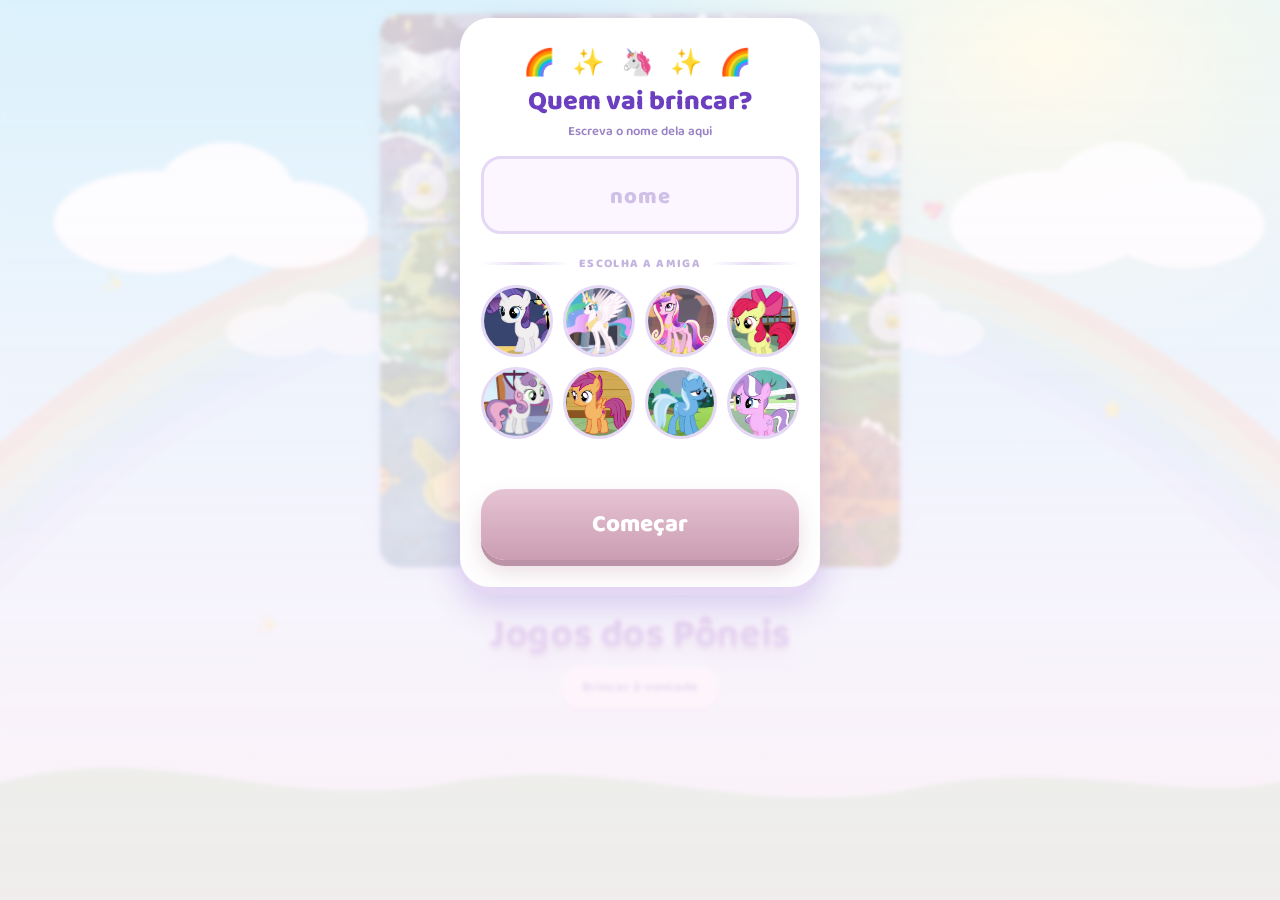
<file: index.html>
<!DOCTYPE html>
<html lang="pt-BR">
<head>
<meta charset="UTF-8">
<meta name="viewport" content="width=device-width, initial-scale=1.0, maximum-scale=1.0, user-scalable=no, viewport-fit=cover">
<meta name="robots" content="noindex, nofollow">
<title>Jogos dos Pôneis</title>
<link rel="preconnect" href="https://fonts.googleapis.com">
<link rel="preconnect" href="https://fonts.gstatic.com" crossorigin>
<link href="https://fonts.googleapis.com/css2?family=Baloo+2:wght@600;800&display=swap" rel="stylesheet">
<style>
:root{
  --lilas:#EFE3FF; --rosa-claro:#FFE4F2;
  --roxo:#6B3FBF; --roxo-escuro:#4A2A87;
  --rosa:#FF6FB0; --turquesa:#35CFC9; --amarelo:#FFD34A;
  --texto:#40276E;
}
*{ box-sizing:border-box; margin:0; padding:0; -webkit-tap-highlight-color:transparent; }
html,body{ min-height:100%; }
body{
  font-family:'Baloo 2','Segoe UI Rounded','SF Pro Rounded',system-ui,sans-serif;
  color:var(--texto);
  background:
    radial-gradient(1200px 600px at 20% -10%, #FFF6C9 0%, transparent 55%),
    linear-gradient(160deg, var(--lilas) 0%, var(--rosa-claro) 100%);
  display:flex; flex-direction:column; align-items:center;
  padding:calc(14px + env(safe-area-inset-top)) 14px calc(20px + env(safe-area-inset-bottom));
  user-select:none;
}

.titulo{
  font-size:clamp(26px,7.5vw,40px); font-weight:800; line-height:.95;
  color:var(--roxo); text-align:center; margin-top:10px;
  text-shadow:0 3px 0 #fff, 0 6px 14px rgba(107,63,191,.25);
}

/* ---------- grade de jogos ----------
   Antes eram sete cartões largos empilhados, o que dava um scroll
   enorme no celular. Duas colunas cabem seis jogos em três fileiras. */
.jogos{
  display:grid; grid-template-columns:1fr 1fr; gap:10px;
  width:100%; max-width:400px;
}

.jogo{
  display:flex; flex-direction:column; align-items:center; justify-content:flex-start;
  gap:6px; padding:12px 8px 10px; border:none; border-radius:22px;
  cursor:pointer; font-family:inherit; text-align:center;
  background:linear-gradient(180deg,#FFFFFF 0%,#F8F0FF 100%);
  box-shadow:0 5px 0 #D9C6F2, 0 10px 18px rgba(107,63,191,.18);
  transition:transform .1s ease, box-shadow .1s ease;
}
.jogo:active{ transform:translateY(4px); box-shadow:0 1px 0 #D9C6F2; }

/* o ícone é a identidade do jogo: ela não lê, então a figura precisa
   dizer sozinha qual brincadeira é */
.jogo .icone{
  width:100%; max-width:78px; aspect-ratio:1;
  display:flex; align-items:center; justify-content:center;
  border-radius:20px; padding:8px;
  background:#F3ECFF;
}
.jogo .icone svg{ width:100%; height:100%; }

/* os ícones balançam sozinhos, cada um no seu tempo, para o menu não
   parecer uma tabela parada */
.jogo .icone{ animation:iconeBoia 3.6s ease-in-out infinite; }
.jogo:nth-child(2) .icone{ animation-delay:.0s; }
.jogo:nth-child(3) .icone{ animation-delay:.5s; }
.jogo:nth-child(4) .icone{ animation-delay:1.0s; }
.jogo:nth-child(5) .icone{ animation-delay:1.5s; }
.jogo:nth-child(6) .icone{ animation-delay:2.0s; }
@keyframes iconeBoia{
  0%,100%{ transform:translateY(0)    rotate(-2deg); }
  50%    { transform:translateY(-5px) rotate(2deg); }
}

/* ao tocar, o ícone dá um pulo antes de trocar de página */
.jogo.tocado .icone{ animation:iconePula .42s cubic-bezier(.2,1.6,.4,1); }
@keyframes iconePula{
  0%  { transform:scale(1)    rotate(0); }
  40% { transform:scale(1.28) rotate(-9deg); }
  70% { transform:scale(.94)  rotate(5deg); }
  100%{ transform:scale(1)    rotate(0); }
}
.jogo.tocado{ box-shadow:0 2px 0 #D9C6F2, 0 0 0 4px rgba(255,111,176,.35); }

.faiscaMenu{
  position:fixed; pointer-events:none; z-index:60; font-size:20px;
  animation:faiscaMenuVoa .55s ease-out forwards;
}
@keyframes faiscaMenuVoa{
  from{ transform:translate3d(0,0,0) scale(.5); opacity:1; }
  to  { transform:translate3d(var(--fx,0), var(--fy,-40px),0) scale(1.25); opacity:0; }
}
.jogo .nome{ font-size:15px; font-weight:800; color:var(--roxo); line-height:1.1; }
.jogo .como{ display:none; }          /* a legenda escrita não serve para ela */

.jogo[data-cor="rosa"] .icone{ background:#FFE4F2; }
.jogo[data-cor="turq"] .icone{ background:#D8F7F0; }
.jogo[data-cor="amar"] .icone{ background:#FFF3CC; }
.jogo[data-cor="verde"] .icone{ background:#E0F5DF; }

/* o álbum ocupa a largura toda: é o painel de progresso, não um jogo */
.jogo.largo{
  grid-column:1 / -1;
  flex-direction:row; align-items:center; gap:12px;
  padding:10px 14px; text-align:left;
}
.jogo.largo .icone{ width:56px; max-width:56px; flex:0 0 auto; }
.jogo.largo .nome{ font-size:18px; }
.jogo.largo .como{ display:block; font-size:12px; font-weight:600; color:#9A83C4; margin-top:2px; }
.jogo.largo .seta{ margin-left:auto; font-size:22px; color:var(--rosa); }
.jogo .seta{ display:none; }

/* voz */
#recado{
  position:fixed; left:8px; right:8px; top:calc(46px + env(safe-area-inset-top)); z-index:45;
  background:#3B1220; color:#FFE6EE; border:2px solid var(--rosa); border-radius:14px;
  padding:10px 12px; font-size:13px; line-height:1.45; cursor:pointer;
  box-shadow:0 8px 24px rgba(0,0,0,.3);
}
#recado.escondida{ display:none; }

/* telas baixas (iPhone SE e parecidos): aperta o cabeçalho e os ícones
   para os seis jogos caberem sem rolagem */
@media (max-height: 720px){
  .titulo{ font-size:24px; margin-top:4px; }
  .recepcao{ padding:6px 12px 6px 6px; margin-bottom:8px; }
  .recepcao .amiga{ width:48px; height:48px; }
  .jogo{ padding:8px 6px 8px; gap:4px; }
  .jogo .icone{ max-width:58px; padding:6px; }
  .jogo .nome{ font-size:14px; }
  .jogo.largo .icone{ width:46px; max-width:46px; }
}

@media (prefers-reduced-motion: reduce){
  *{ animation-duration:.01ms !important; transition-duration:.01ms !important; }
}

/* ---------- a amiga recebendo ela ---------- */
.recepcao{
  display:flex; align-items:center; gap:12px;
  width:100%; max-width:400px; margin:0 auto 10px;
  background:rgba(255,255,255,.82); border-radius:22px; padding:8px 14px 8px 8px;
  box-shadow:0 5px 0 #D9C6F2, 0 10px 20px rgba(107,63,191,.18);
}
.recepcao .amiga{
  position:relative;
  flex:0 0 auto; width:56px; height:56px; border-radius:50%;
  /* overflow visível para o enfeite poder passar da borda do retrato */
  overflow:visible;
  border:3px solid #FFD34A; background:#FFF6C9;
  animation:balanca 3.6s ease-in-out infinite;
}
.recepcao .amiga img{ width:100%; height:100%; border-radius:50%; object-fit:cover; object-position:center 34%; }
.recepcao .fala{ flex:1; min-width:0; }
.recepcao .oi{ font-size:17px; font-weight:800; color:var(--roxo); line-height:1.1; }
.recepcao .tarefa{ font-size:11px; font-weight:600; color:#9A83C4; margin:2px 0 3px; }

/* ---------- primeira vez: quem vai brincar? ---------- */
#apresentacao{
  position:fixed; inset:0; z-index:120; display:none;
  align-items:center; justify-content:flex-start; flex-direction:column;
  padding:calc(18px + env(safe-area-inset-top)) 16px calc(24px + env(safe-area-inset-bottom));
  text-align:center; overflow-y:auto;
  /* deixa o cenário do fundo aparecer por trás em vez de tapar tudo */
  background:linear-gradient(180deg, rgba(255,255,255,.72) 0%, rgba(255,240,250,.88) 100%);
  backdrop-filter:blur(2px);
}
#apresentacao.visivel{ display:flex; }

.cartao{
  width:100%; max-width:360px;
  background:#fff; border-radius:30px;
  padding:22px 18px 24px;
  box-shadow:0 8px 0 #E4D8F5, 0 18px 34px rgba(107,63,191,.24);
  border:3px solid #fff;
}

#apresentacao .estrelinhas{ font-size:26px; letter-spacing:6px; margin-bottom:2px; }
#apresentacao h2{
  font-size:27px; font-weight:800; color:var(--roxo); line-height:1.1;
  text-shadow:0 2px 0 #fff;
}
#apresentacao p{ font-size:13px; font-weight:600; color:#9A83C4; margin:4px 0 14px; }

/* o campo mostra o nome em letras grandes: ela já sabe escrever o dela,
   e ver a própria letra aparecendo grande faz parte da graça */
#campoNome{
  font-family:inherit; font-size:30px; font-weight:800; text-align:center;
  letter-spacing:2px; color:var(--roxo);
  border:3px solid #E4D8F5; border-radius:20px;
  padding:12px 14px; width:100%; background:#FBF6FF;
  outline:none; transition:border-color .2s ease, box-shadow .2s ease;
}
#campoNome:focus{ border-color:var(--rosa); box-shadow:0 0 0 4px rgba(255,111,176,.22); background:#fff; }
#campoNome::placeholder{ color:#CFC0E8; font-size:22px; letter-spacing:1px; }

.divisor{
  display:flex; align-items:center; gap:10px;
  margin:20px 0 12px; color:#C4B4E0; font-size:12px; font-weight:800;
  text-transform:uppercase; letter-spacing:.12em;
}
.divisor::before, .divisor::after{
  content:""; flex:1; height:3px; border-radius:2px;
  background:linear-gradient(90deg, transparent, #E4D8F5, transparent);
}

.escolhaAmigas{
  display:grid; grid-template-columns:repeat(4, 1fr); gap:10px;
}
.escolhaAmigas button{
  border:3px solid #E4D8F5; background:#FBF6FF; border-radius:50%;
  aspect-ratio:1; width:100%; padding:0; overflow:hidden; cursor:pointer;
  transition:transform .15s ease, border-color .15s ease, box-shadow .15s ease;
}
.escolhaAmigas button:active{ transform:scale(.94); }
.escolhaAmigas button.marcada{
  border-color:var(--rosa);
  box-shadow:0 0 0 5px rgba(255,111,176,.28), 0 4px 10px rgba(196,58,121,.3);
  transform:scale(1.08);
}
.escolhaAmigas img{ width:100%; height:100%; object-fit:cover; object-position:center 34%; }

#nomeDaAmiga{
  min-height:22px; margin-top:10px;
  font-size:16px; font-weight:800; color:var(--rosa);
}

/* o botão existia com a classe .botao, que nunca foi definida nesta
   página — por isso saía o botão cru do navegador */
#btnComecar{
  margin-top:18px; width:100%;
  border:none; border-radius:24px; cursor:pointer;
  font-family:inherit; font-weight:800; font-size:24px; color:#fff;
  padding:16px 20px;
  background:linear-gradient(180deg, #FF8FC0 0%, #E3488F 100%);
  box-shadow:0 6px 0 #C43A79, 0 12px 22px rgba(196,58,121,.32);
  transition:transform .1s ease, box-shadow .1s ease, filter .2s ease;
}
#btnComecar:active{ transform:translateY(5px); box-shadow:0 1px 0 #C43A79; }
#btnComecar.esperando{ filter:grayscale(.5) opacity(.6); }
</style>
<link rel="stylesheet" href="cenario.css">
</head>
<body>
<div class="cenario-chao"></div>
<div class="cenario-brilho" style="left:8%;  top:30%; animation-delay:0s">✨</div>
<div class="cenario-brilho" style="left:86%; top:44%; animation-delay:1.6s">⭐</div>
<div class="cenario-brilho" style="left:20%; top:68%; animation-delay:3.1s">✨</div>
<div class="cenario-brilho" style="left:72%; top:22%; animation-delay:4.4s">💖</div>

<div id="recado" class="escondida"></div>

<div id="mapa"></div>
<div id="faixaFase"></div>

<h1 class="titulo">Jogos dos Pôneis</h1>

<div class="recepcao" id="recepcao" style="display:none">
  <span class="amiga" id="amigaFoto"></span>
  <span class="fala">
    <span class="oi" id="amigaOi">Oi!</span>
    <span class="tarefa" id="amigaTarefa"></span>
    <span id="fitaAqui"></span>
  </span>
</div>

<div class="jogos" id="jogos"></div>

<div id="apresentacao">
  <div class="cartao">
    <div class="estrelinhas" aria-hidden="true">🌈 ✨ 🦄 ✨ 🌈</div>
    <h2>Quem vai brincar?</h2>
    <p>Escreva o nome dela aqui</p>
    <input id="campoNome" maxlength="14" placeholder="nome" autocomplete="off"
           autocapitalize="words" spellcheck="false">

    <div class="divisor">escolha a amiga</div>
    <div class="escolhaAmigas" id="escolhaAmigas"></div>
    <div id="nomeDaAmiga"></div>

    <button id="btnComecar" class="esperando">Começar</button>
  </div>
</div>

<script src="frases.js"></script>
<script src="perfil.js"></script>
<script src="enfeites.js"></script>
<script src="album.js"></script>
<script src="aventura.js"></script>
<script>
/* os cartões agora usam ícones desenhados, não fotos — não há
   imagem que possa falhar */

/* ===================================================================
   PERFIL: primeira vez, e a recepção da amiga
   =================================================================== */
injetaEstiloPerfil();

let amigaEscolhida = null;

function montaEscolha(){
  const cx = document.getElementById("escolhaAmigas");
  cx.innerHTML = "";
  AMIGAS.forEach(nome => {
    const b = document.createElement("button");
    b.innerHTML = '<img src="imagens/' + encodeURIComponent(nome) + '.png" alt="' + nome + '">';
    b.addEventListener("click", () => {
      amigaEscolhida = nome;
      cx.querySelectorAll("button").forEach(x => x.classList.remove("marcada"));
      b.classList.add("marcada");
      // ela não lê ainda, mas o pai precisa saber quem escolheu
      document.getElementById("nomeDaAmiga").textContent = nome;
      if(typeof somToque === "function") somToque();
      confereBotao();
    });
    cx.appendChild(b);
  });
}

/* o botão só ganha cor quando há nome e amiga escolhidos — assim ele
   não parece quebrado quando o toque não faz nada */
function confereBotao(){
  const pronto = document.getElementById("campoNome").value.trim() !== "" && amigaEscolhida;
  document.getElementById("btnComecar").classList.toggle("esperando", !pronto);
}

function abreApresentacao(){
  montaEscolha();
  document.getElementById("campoNome").addEventListener("input", confereBotao);
  document.getElementById("apresentacao").classList.add("visivel");
}

document.getElementById("btnComecar").addEventListener("click", () => {
  const nome = document.getElementById("campoNome").value.trim();
  if(!nome){ document.getElementById("campoNome").focus(); return; }
  if(!amigaEscolhida) amigaEscolhida = AMIGAS[0];

  const p = perfil();
  p.nome = nome;
  p.amiga = amigaEscolhida;
  salvaPerfil(p);

  document.getElementById("apresentacao").classList.remove("visivel");
  mostraRecepcao();
  if(typeof somVitoria === "function") somVitoria();
});

function mostraRecepcao(){
  if(!temPerfil()) return;
  const m = missao();
  const feito = m.feitos >= DESAFIOS_POR_DIA;

  const foto = document.getElementById("amigaFoto");
  foto.innerHTML = '<img src="' + imgDaAmiga() + '" alt="' + amigaDela() + '">';
  // é AQUI que o enfeite ganho nos labirintos aparece, todo dia
  if(typeof poeEnfeite === "function") poeEnfeite(foto);
  document.getElementById("amigaOi").textContent = "Oi, " + nomeDela() + "!";
  document.getElementById("amigaTarefa").textContent = feito
    ? "Missão de hoje cumprida!"
    : "Faltam " + (DESAFIOS_POR_DIA - m.feitos) + " brincadeiras hoje";
  document.getElementById("fitaAqui").innerHTML = fitaDaMissao();
  document.getElementById("recepcao").style.display = "flex";
}

if(temPerfil()) mostraRecepcao(); else abreApresentacao();

function faiscasNoToque(b){
  const r = b.getBoundingClientRect();
  const simbolos = ["✨", "⭐", "💖"];
  for(let i = 0; i < 6; i++){
    const f = document.createElement("div");
    f.className = "faiscaMenu";
    f.textContent = simbolos[i % 3];
    f.style.left = (r.left + r.width / 2 - 10) + "px";
    f.style.top  = (r.top + r.height / 2 - 10) + "px";
    f.style.setProperty("--fx", (Math.random() * 90 - 45) + "px");
    f.style.setProperty("--fy", (-25 - Math.random() * 45) + "px");
    document.body.appendChild(f);
    setTimeout(() => f.remove(), 600);
  }
}

/* Delegação em vez de um ouvinte por cartão: a grade é montada pelo
   aventura.js só quando ela abre o "Brincar à vontade", depois desta
   linha rodar. Um ouvinte preso a cada botão só pegaria os que já
   existissem — jogo novo ficaria sem clique. */
document.getElementById("jogos").addEventListener("click", ev => {
  const b = ev.target.closest(".jogo");
  if(!b || !b.dataset.pagina) return;

  try{ if(typeof somToque === "function") somToque(); }catch(e){}

  b.classList.add("tocado");
  faiscasNoToque(b);

  setTimeout(() => { location.href = b.dataset.pagina; }, 300);
});
</script>
</body>
</html>
</file>
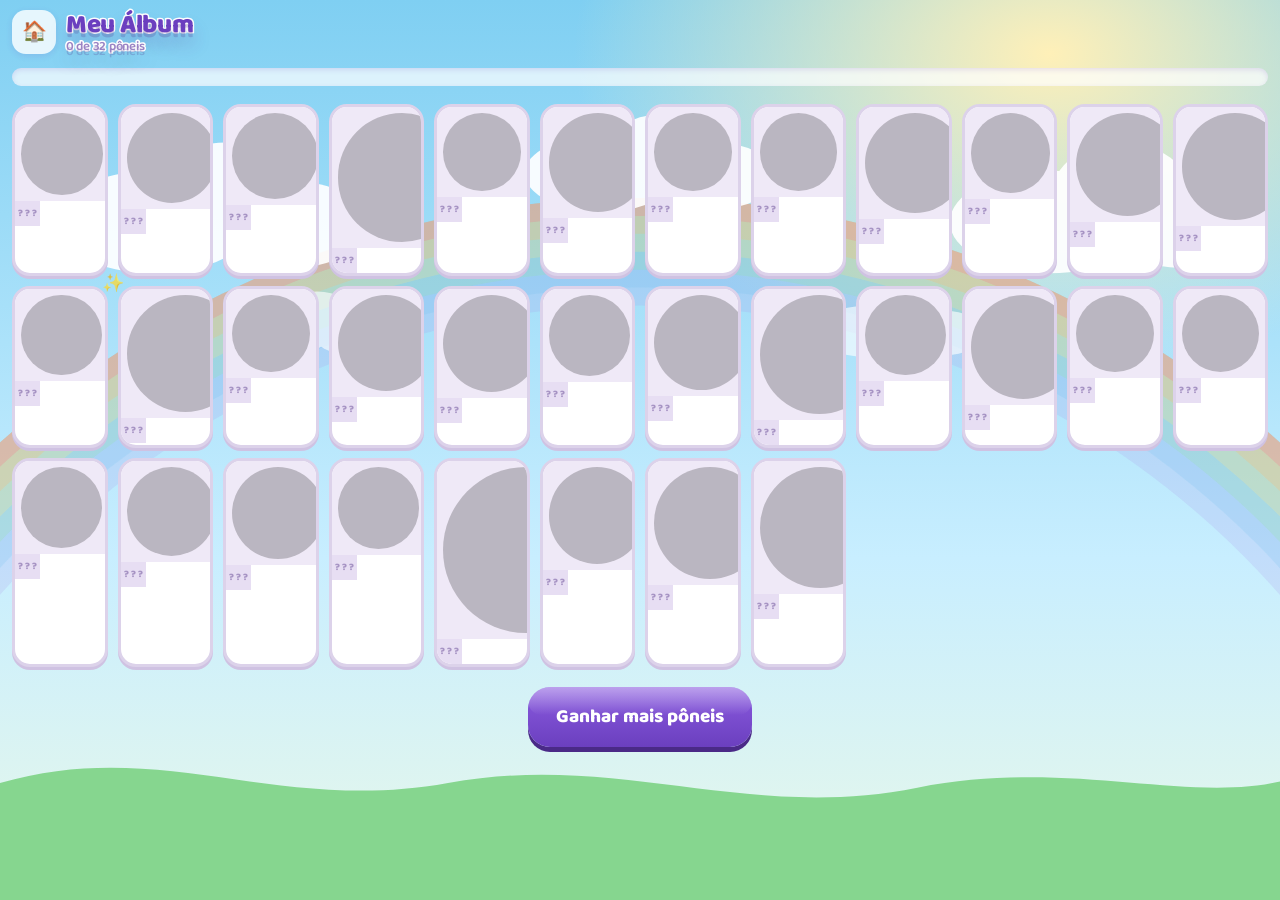
<file: album.html>
<!DOCTYPE html>
<html lang="pt-BR">
<head>
<meta charset="UTF-8">
<meta name="viewport" content="width=device-width, initial-scale=1.0, maximum-scale=1.0, user-scalable=no, viewport-fit=cover">
<meta name="robots" content="noindex, nofollow">
<title>Meu Álbum de Pôneis</title>
<link rel="preconnect" href="https://fonts.googleapis.com">
<link rel="preconnect" href="https://fonts.gstatic.com" crossorigin>
<link href="https://fonts.googleapis.com/css2?family=Baloo+2:wght@600;800&display=swap" rel="stylesheet">
<style>
:root{
  --lilas:#EFE3FF; --rosa-claro:#FFE4F2;
  --roxo:#6B3FBF; --roxo-escuro:#4A2A87;
  --rosa:#FF6FB0; --turquesa:#35CFC9; --amarelo:#FFD34A;
}
*{ box-sizing:border-box; margin:0; padding:0; -webkit-tap-highlight-color:transparent; }
body{
  font-family:'Baloo 2','Segoe UI Rounded','SF Pro Rounded',system-ui,sans-serif;
  color:#40276E; min-height:100vh;
  background:
    radial-gradient(1200px 600px at 20% -10%, #FFF6C9 0%, transparent 55%),
    linear-gradient(160deg, var(--lilas) 0%, var(--rosa-claro) 100%);
  padding:calc(10px + env(safe-area-inset-top)) 12px calc(24px + env(safe-area-inset-bottom));
  user-select:none;
}

.topo{ display:flex; align-items:center; gap:10px; margin-bottom:14px; }
.icone{
  border:none; background:rgba(255,255,255,.8); color:var(--roxo);
  font-family:inherit; font-weight:800; font-size:20px;
  width:44px; height:44px; border-radius:14px; cursor:pointer;
  box-shadow:0 2px 6px rgba(107,63,191,.14);
}
.titulo{ font-size:26px; font-weight:800; color:var(--roxo); line-height:1; }
.titulo small{ display:block; font-size:13px; font-weight:600; color:#9A83C4; margin-top:2px; }

/* barra de progresso: ela não lê o número, mas entende a barra enchendo */
.progresso{
  height:18px; border-radius:12px; background:rgba(255,255,255,.7);
  overflow:hidden; margin-bottom:18px; box-shadow:inset 0 2px 5px rgba(107,63,191,.15);
}
.progresso i{
  display:block; height:100%; width:0;
  background:linear-gradient(90deg, var(--turquesa), var(--amarelo), var(--rosa));
  transition:width .6s ease;
}

.grade{
  display:grid; gap:10px;
  grid-template-columns:repeat(auto-fill, minmax(92px, 1fr));
}

.ficha{
  border:none; padding:0; cursor:pointer; font-family:inherit;
  background:#fff; border-radius:18px; overflow:hidden;
  border:3px solid #E4D8F5;
  box-shadow:0 3px 0 #D9C6F2;
  display:flex; flex-direction:column;
}
.ficha .foto{ aspect-ratio:1; display:flex; align-items:center; justify-content:center; background:#FBF6FF; }
.ficha .foto img{ width:100%; height:100%; object-fit:contain; padding:5px; }
.ficha .rotulo{
  font-size:10px; font-weight:800; padding:4px 3px 5px; color:var(--roxo);
  background:#FFF6C9; white-space:nowrap; overflow:hidden; text-overflow:ellipsis;
}

/* quem ela ainda não tem vira silhueta — é o que cria vontade */
.ficha.falta{ border-color:#DCD2EA; box-shadow:0 3px 0 #CFC2E2; }
.ficha.falta .foto{ background:#EFE9F7; }
.ficha.falta .foto img{ filter:brightness(0) opacity(.22); }
.ficha.falta .rotulo{ background:#E7DEF3; color:#A794C4; }

.ficha.tem{ border-color:var(--amarelo); box-shadow:0 3px 0 #E0B93C; }
.ficha:active{ transform:translateY(2px); }

.rodape{ margin-top:20px; text-align:center; }
.botao{
  border:none; border-radius:22px; cursor:pointer; font-family:inherit;
  font-weight:800; font-size:19px; color:#fff; padding:15px 28px;
  background:linear-gradient(180deg,#8B5CE0 0%, var(--roxo) 100%);
  box-shadow:0 5px 0 var(--roxo-escuro);
}
.botao:active{ transform:translateY(4px); box-shadow:0 1px 0 var(--roxo-escuro); }

#recado{
  background:#3B1220; color:#FFE6EE; border:2px solid var(--rosa); border-radius:14px;
  padding:10px 12px; font-size:13px; line-height:1.45; margin-bottom:14px; cursor:pointer;
}
#recado.escondida{ display:none; }
</style>
<link rel="stylesheet" href="cenario.css">
</head>
<body>
<div class="cenario-chao"></div>
<div class="cenario-brilho" style="left:8%;  top:30%; animation-delay:0s">✨</div>
<div class="cenario-brilho" style="left:86%; top:44%; animation-delay:1.6s">⭐</div>
<div class="cenario-brilho" style="left:20%; top:68%; animation-delay:3.1s">✨</div>
<div class="cenario-brilho" style="left:72%; top:22%; animation-delay:4.4s">💖</div>

<div class="topo">
  <button class="icone" id="btnCasa" aria-label="Voltar aos jogos">🏠</button>
  <div class="titulo">Meu Álbum<small id="contagem">—</small></div>
</div>

<div id="recado" class="escondida"></div>

<div class="progresso"><i id="barra"></i></div>

<div class="grade" id="grade"></div>

<div class="rodape">
  <button class="botao" id="btnJogar">Ganhar mais pôneis</button>
</div>

<script src="frases.js"></script>
<script src="perfil.js"></script>
<script src="album.js"></script>
<script>
const $ = id => document.getElementById(id);

addEventListener("error", e => {
  $("recado").textContent = "Erro: " + e.message + (e.lineno ? " (linha " + e.lineno + ")" : "");
  $("recado").classList.remove("escondida");
});
$("recado").addEventListener("click", () => $("recado").classList.add("escondida"));

const minhas = colecao();

$("contagem").textContent = minhas.length + " de " + totalDoAlbum() + " pôneis";
$("barra").style.width = Math.round(minhas.length / totalDoAlbum() * 100) + "%";

ALBUM.forEach(nome => {
  const tem = minhas.includes(nome);
  const b = document.createElement("button");
  b.className = "ficha " + (tem ? "tem" : "falta");
  b.innerHTML =
    '<span class="foto"><img src="' + imgDoAlbum(nome) + '" alt=""></span>' +
    '<span class="rotulo">' + (tem ? nome : "? ? ?") + '</span>';
  // tocar na ficha fala o nome: quem ela tem, ela ouve; quem falta, fica em segredo
  b.addEventListener("click", () => {
    if(typeof somToque === "function") somToque();
    if(typeof fala === "function") fala(tem ? nome : "Essa você ainda não ganhou!");
  });
  $("grade").appendChild(b);
});

$("btnCasa").addEventListener("click", () => { location.href = "index.html"; });
$("btnJogar").addEventListener("click", () => { location.href = "index.html"; });

/* se o navegador bloquear o armazenamento, o álbum nunca enche — melhor avisar */
try{
  localStorage.setItem("poneis.teste", "1");
  localStorage.removeItem("poneis.teste");
}catch(e){
  $("recado").textContent = "Este navegador está com o armazenamento bloqueado, então o álbum não fica guardado. Costuma acontecer na navegação anônima.";
  $("recado").classList.remove("escondida");
}
</script>
</body>
</html>
</file>
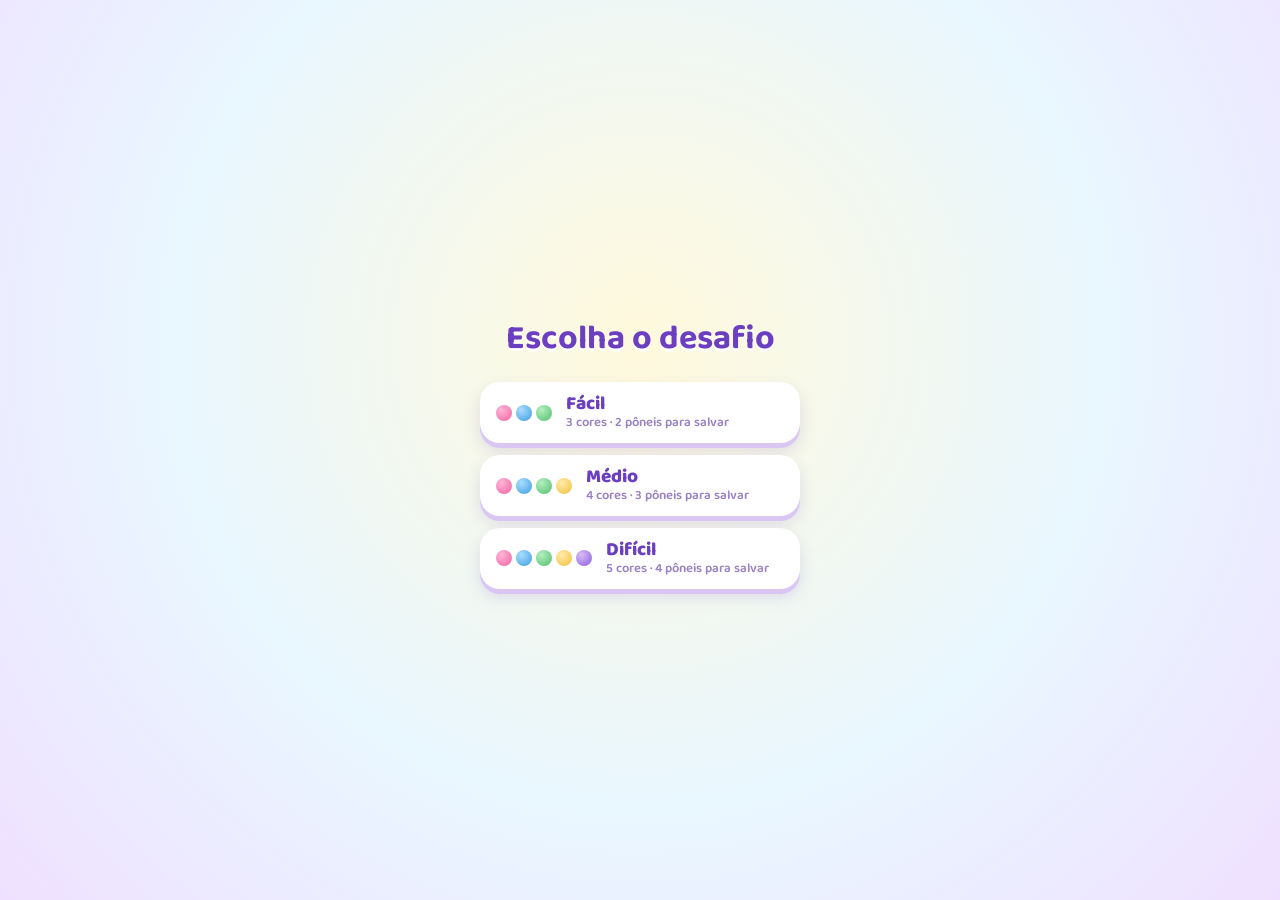
<file: bolhas.html>
<!DOCTYPE html>
<html lang="pt-BR">
<head>
<meta charset="UTF-8">
<meta name="viewport" content="width=device-width, initial-scale=1.0, maximum-scale=1.0, user-scalable=no, viewport-fit=cover">
<meta name="robots" content="noindex, nofollow">
<title>Bolhas da Pônei</title>
<link rel="preconnect" href="https://fonts.googleapis.com">
<link rel="preconnect" href="https://fonts.gstatic.com" crossorigin>
<link href="https://fonts.googleapis.com/css2?family=Baloo+2:wght@600;800&display=swap" rel="stylesheet">
<style>
/* ============================================================
   BOLHAS DA PÔNEI

   GRADE HEXAGONAL. As fileiras são deslocadas meia bolha, como nos
   jogos do gênero. A versão anterior era uma grade retangular, que
   parece planilha e desperdiça a mira diagonal: em hexágono cada
   bolha toca seis vizinhas, então ângulo importa de verdade.

   A MIRA MOSTRA O CAMINHO. Ela arrasta o dedo, uma trilha de
   pontinhos desenha o trajeto — rebote na parede incluído — até o
   círculo pontilhado na casa exata onde a bola vai grudar. Solta o
   dedo e a bola percorre esse mesmo caminho. É a trilha que torna
   mirar em ângulo possível aos 4 anos.

   NÃO EXISTE PERDER. Sem relógio, sem teto descendo, sem tela de
   derrota. O tabuleiro só encolhe, e ela sai quando limpar tudo.

   Tudo aqui é forma de CSS. A única figura é a foto da pônei, da
   pasta imagens/.
   ============================================================ */
:root{ --roxo:#6B3FBF; --rosa:#FF6FB0; --amarelo:#FFD34A; }
*{ box-sizing:border-box; margin:0; padding:0; -webkit-tap-highlight-color:transparent; }
html,body{ height:100%; }
body{
  font-family:'Baloo 2','Segoe UI Rounded',system-ui,sans-serif;
  color:#40276E; user-select:none; overflow:hidden; touch-action:manipulation;
}
#app{
  height:100dvh; display:flex; flex-direction:column;
  padding:max(8px,env(safe-area-inset-top)) 10px max(8px,env(safe-area-inset-bottom));
  max-width:560px; margin:0 auto;
}
.hud{ display:flex; align-items:center; gap:8px; min-height:44px; }
.btn-icone{
  width:44px; height:44px; border:0; border-radius:999px;
  background:rgba(255,255,255,.78); font-size:20px; cursor:pointer;
  box-shadow:0 2px 0 rgba(62,42,92,.12);
}
.balao{
  margin-left:auto; background:#fff; border-radius:20px; padding:8px 15px;
  font-weight:800; font-size:clamp(14px,4.4vw,19px);
  box-shadow:0 4px 0 rgba(62,42,92,.10);
}
.balao b{ color:#D2439A; }
.versao{ font-size:10px; font-weight:600; color:#B0A0CC; margin-left:6px; }

#recado{
  margin-top:8px; padding:10px 13px; border-radius:14px;
  background:#3B1220; color:#FFE6EE; border:2px solid var(--rosa);
  font-size:12.5px; line-height:1.5; cursor:pointer; word-break:break-word;
}
#recado.escondida{ display:none; }

#campo{
  position:relative; flex:1; min-height:0; margin-top:8px;
  border-radius:22px; overflow:hidden;
  background:linear-gradient(180deg,#CFEEFF 0%,#E4F6FF 55%,#DFF3E6 100%);
  box-shadow:inset 0 2px 10px rgba(74,42,135,.14);
  cursor:pointer;
}
/* a tremida curta do estouro: dá peso ao acerto sem enjoar */
#campo.treme{ animation:tremeCampo .22s ease-in-out 2; }
@keyframes tremeCampo{
  0%,100%{ transform:translate(0,0); }
  25%    { transform:translate(-3px,1px); }
  75%    { transform:translate(3px,-1px); }
}

.bolha{
  position:absolute; border-radius:50%;
  box-shadow:inset -3px -4px 8px rgba(0,0,0,.16), inset 3px 4px 8px rgba(255,255,255,.75),
             0 2px 5px rgba(40,60,90,.22);
}
.bolha::after{
  content:""; position:absolute; left:22%; top:18%;
  width:26%; height:22%; border-radius:50%;
  background:rgba(255,255,255,.85);
}
.bolha.nasceu{ animation:assenta .32s cubic-bezier(.2,1.7,.4,1); }
@keyframes assenta{
  0%  { transform:scale(1.3); }
  55% { transform:scale(.88); }
  100%{ transform:scale(1); }
}
.bolha.estoura{ animation:puf .34s ease-out forwards; }
@keyframes puf{
  0%  { transform:scale(1);    opacity:1; }
  40% { transform:scale(1.45); opacity:.95; }
  100%{ transform:scale(.15);  opacity:0; }
}

/* respingo do estouro: gotinhas voando para fora */
.respingo{
  position:absolute; border-radius:50%; pointer-events:none;
  background:rgba(255,255,255,.9);
  animation:espirra .5s ease-out forwards;
}
@keyframes espirra{
  0%  { transform:translate(0,0) scale(1);  opacity:.95; }
  100%{ transform:translate(var(--rx), var(--ry)) scale(.2); opacity:0; }
}

/* a trilha de mira */
/* a trilha precisa ser LIDA, não adivinhada: pontinho branco sobre
   céu claro somia. Agora é maior, com anel escuro em volta, então
   aparece tanto no azul do céu quanto sobre as bolhas. */
.ponto{
  position:absolute; width:11px; height:11px; margin:-5.5px 0 0 -5.5px;
  border-radius:50%; background:#fff;
  border:2px solid rgba(70,45,120,.55);
  box-shadow:0 0 8px rgba(255,255,255,.9);
  pointer-events:none;
}
#alvo{
  position:absolute; border-radius:50%; pointer-events:none;
  border:4px dashed #6B3FBF;
  background:rgba(255,255,255,.28);
  box-shadow:0 0 0 3px rgba(255,255,255,.85), 0 0 16px rgba(107,63,191,.6);
  opacity:0; transition:opacity .12s ease;
  animation:alvoGira 3s linear infinite;
}
@keyframes alvoGira{ to{ transform:rotate(360deg); } }
#alvo.on{ opacity:1; }

/* o canhão fica dentro do campo: a mira precisa começar exatamente
   no ponto de onde a bola sai */
#canhao{
  position:absolute; border-radius:50%; pointer-events:none;
  box-shadow:inset -3px -4px 8px rgba(0,0,0,.16), inset 3px 4px 8px rgba(255,255,255,.75),
             0 3px 8px rgba(40,60,90,.3);
  transition:transform .12s ease;
}
#canhao::after{
  content:""; position:absolute; left:22%; top:18%;
  width:26%; height:22%; border-radius:50%; background:rgba(255,255,255,.85);
}
#canhao.recuou{ transform:scale(.8); }

/* o número da sequência, saltando do ponto do estouro */
.combo{
  position:absolute; pointer-events:none; z-index:9;
  font-family:inherit; font-weight:800; color:#fff;
  text-shadow:0 2px 0 #E3488F, 0 0 12px rgba(255,255,255,.9);
  animation:comboSobe 1s ease-out forwards;
}
@keyframes comboSobe{
  0%  { transform:translate(-50%,-50%) scale(.4); opacity:0; }
  25% { transform:translate(-50%,-50%) scale(1.25); opacity:1; }
  100%{ transform:translate(-50%,-160%) scale(1); opacity:0; }
}

/* ---------- a pônei presa ----------
   Não combina com cor nenhuma: para soltá-la é preciso estourar o
   que a segura até a gaiola perder a ligação com o teto. É o
   objetivo da fase, e o motivo pelo qual vale mirar com cuidado. */
.bolha.presa{
  background:radial-gradient(circle at 34% 30%, rgba(255,255,255,.95), rgba(200,225,255,.55)) !important;
  border:3px solid #FFD34A;
  box-shadow:0 0 0 2px rgba(107,63,191,.5), 0 0 14px rgba(255,211,74,.85);
  overflow:hidden;
  animation:presaPede 2.2s ease-in-out infinite;
}
.bolha.presa::after{ display:none; }
.bolha.presa img{
  width:100%; height:100%; border-radius:50%;
  object-fit:cover; object-position:center 28%;
  opacity:.92;
}
@keyframes presaPede{
  0%,100%{ box-shadow:0 0 0 2px rgba(107,63,191,.5), 0 0 12px rgba(255,211,74,.7); }
  50%    { box-shadow:0 0 0 3px rgba(107,63,191,.6), 0 0 22px rgba(255,211,74,1); }
}
/* a subida da resgatada até o colo da lançadora */
.bolha.salva{ animation:sobeSalva 1.1s ease-in forwards; z-index:12; }
@keyframes sobeSalva{
  0%  { transform:scale(1)   translateY(0); opacity:1; }
  35% { transform:scale(1.5) translateY(-18px); opacity:1; }
  100%{ transform:scale(.5)  translateY(320px); opacity:0; }
}

/* ---------- placar ---------- */
#placar{
  display:flex; justify-content:center; gap:10px; margin-top:6px;
}
#placar div{
  background:rgba(255,255,255,.8); border-radius:14px;
  padding:5px 13px; text-align:center;
  box-shadow:0 2px 0 rgba(62,42,92,.12);
}
#placar b{ display:block; font-size:18px; color:var(--roxo); line-height:1; }
#placar small{ font-size:10px; font-weight:800; letter-spacing:.08em;
  text-transform:uppercase; color:#9A83C4; }

/* ---------- a próxima bolha, tocável ---------- */
#trocar{
  border:0; padding:0; cursor:pointer; background:none;
  display:flex; flex-direction:column; align-items:center; gap:3px;
}
#trocar .bola{
  width:44px; height:44px; border-radius:50%;
  box-shadow:inset -3px -4px 8px rgba(0,0,0,.16), inset 3px 4px 8px rgba(255,255,255,.75),
             0 3px 8px rgba(40,60,90,.28);
  position:relative;
}
#trocar .bola::after{
  content:""; position:absolute; left:22%; top:18%;
  width:26%; height:22%; border-radius:50%; background:rgba(255,255,255,.85);
}
#trocar small{ font-size:10px; font-weight:800; color:#8A6FBF; }
#trocar:active .bola{ transform:scale(.9); }
#trocar.girou .bola{ animation:trocou .4s ease; }
@keyframes trocou{
  0%{ transform:rotate(0) scale(1); }
  50%{ transform:rotate(180deg) scale(1.2); }
  100%{ transform:rotate(360deg) scale(1); }
}

#lancador{
  flex:0 0 auto; display:flex; align-items:center; justify-content:center;
  gap:12px; margin-top:8px; min-height:88px;
}
#poneiCaixa{
  width:88px; height:88px; border-radius:50%; overflow:hidden;
  border:4px solid #fff; background:#fff;
  box-shadow:0 0 0 3px var(--rosa), 0 6px 14px rgba(62,42,92,.3);
}
#poneiCaixa img{ width:100%; height:100%; object-fit:cover; object-position:center 30%; }
#poneiCaixa.atira{ animation:empurra .3s ease-out; }
@keyframes empurra{
  0%{ transform:translateY(0) scale(1); }
  40%{ transform:translateY(-9px) scale(1.07); }
  100%{ transform:translateY(0) scale(1); }
}
/* comemoração de jogada grande: a pônei entra na festa */
#poneiCaixa.festeja{ animation:festeja .8s ease-in-out 2; }
@keyframes festeja{
  0%,100%{ transform:rotate(0) scale(1); }
  25%    { transform:rotate(-11deg) scale(1.12); }
  75%    { transform:rotate(11deg)  scale(1.12); }
}
#quantas{ font-size:15px; font-weight:800; color:#8A6FBF; }

#nivel{
  position:fixed; inset:0; z-index:150; display:flex;
  align-items:center; justify-content:center; flex-direction:column; gap:16px;
  padding:24px; text-align:center;
  background:radial-gradient(circle at 50% 38%, #FFF9DC 0%, #E9F7FF 55%, #EFE0FF 100%);
}
#nivel.escondida{ display:none; }
#nivel h2{ font-size:clamp(24px,7vw,34px); color:var(--roxo); text-shadow:0 3px 0 #fff; }
#nivel .opcoes{ display:flex; flex-direction:column; gap:12px; width:min(86vw,320px); }
#nivel button{
  display:flex; align-items:center; gap:14px;
  border:0; cursor:pointer; font-family:inherit; text-align:left;
  padding:12px 16px; border-radius:20px; background:#fff;
  box-shadow:0 5px 0 #D9C6F2, 0 8px 16px rgba(107,63,191,.16);
}
#nivel button:active{ transform:translateY(4px); box-shadow:0 1px 0 #D9C6F2; }
#nivel .amostra{ display:flex; gap:4px; flex:0 0 auto; }
#nivel .amostra i{ width:16px; height:16px; border-radius:50%; display:block; }
#nivel .txt{ font-size:19px; font-weight:800; color:var(--roxo); line-height:1.15; }
#nivel .txt small{ display:block; font-size:13px; font-weight:600; color:#9A83C4; }

#pronto{
  position:fixed; inset:0; z-index:200; display:none;
  align-items:center; justify-content:center; flex-direction:column; gap:14px;
  padding:24px; text-align:center;
  background:radial-gradient(circle at 50% 40%, #FFF9DC 0%, #E9F7FF 55%, #EFE0FF 100%);
}
#pronto.visivel{ display:flex; }
#pronto .moldura{
  width:min(62vw,230px); aspect-ratio:1; border-radius:50%;
  overflow:hidden; border:6px solid var(--amarelo); background:#fff;
  box-shadow:0 12px 34px rgba(107,63,191,.3);
  animation:prontoEntra .6s cubic-bezier(.2,1.5,.4,1) both;
}
#pronto .moldura img{ width:100%; height:100%; object-fit:cover; object-position:center 30%; }
@keyframes prontoEntra{
  0%{ transform:scale(.3) rotate(-16deg); opacity:0; }
  100%{ transform:scale(1) rotate(0); opacity:1; }
}
#pronto .nome{ font-size:clamp(24px,7vw,36px); font-weight:800; color:var(--roxo); text-shadow:0 3px 0 #fff; }
#pronto .sub{ font-size:16px; font-weight:600; color:#8A6FBF; }
</style>
<link rel="stylesheet" href="cenario.css">
</head>
<body>
<div class="cenario-chao"></div>

<div id="app">
  <div class="hud">
    <button class="btn-icone" id="btnCasa" aria-label="Voltar ao mapa">🏠</button>
    <div class="balao">Bolhas <b id="quem">…</b><span class="versao" id="versao"></span></div>
  </div>

  <div id="recado" class="escondida"></div>

  <div id="campo">
    <div id="trilha"></div>
    <div id="alvo"></div>
    <div id="canhao"></div>
  </div>

  <div id="placar">
    <div><b id="pontos">0</b><small>pontos</small></div>
    <div><b id="salvas">0/3</b><small>resgatadas</small></div>
    <div><b id="quantas">0</b><small>bolhas</small></div>
  </div>

  <div id="lancador">
    <div id="poneiCaixa"><img id="foto" alt=""></div>
    <button id="trocar"><span class="bola"></span><small>trocar</small></button>
  </div>
</div>

<div id="nivel">
  <h2>Escolha o desafio</h2>
  <div class="opcoes" id="opcoesNivel"></div>
</div>

<div id="pronto">
  <div class="moldura" id="prontoFoto"></div>
  <div class="nome" id="prontoNome"></div>
  <div class="sub" id="prontoSub">Resgatou todas as pôneis!</div>
</div>

<script>
(function(){
  var VERSAO = 'v5';

  var PONEIS_BOLHAS = [
    'Rarity', 'Princesa Celestia', 'Princesa Cadance', 'Apple Bloom',
    'Sweetie Belle', 'Scootaloo', 'Trixie', 'Diamond Tiara',
    'Silver Spoon', 'Cheerilee', 'Lyra Heartstrings', 'Octavia Melody',
    'DJ Pon-3', 'Coco Pommel', 'Sunburst', 'Gilda',
    'Big McIntosh', 'Babs Seed', 'Twist', 'Pipsqueak'
  ];

  /* cores bem separadas: aos 4 anos dois tons parecidos de azul são a
     mesma cor, e o jogo vira sorte */
  var CORES = [
    { id:'rosa',    css:'radial-gradient(circle at 34% 30%, #FFB6D9, #F0629F)', tom:'#F0629F' },
    { id:'azul',    css:'radial-gradient(circle at 34% 30%, #A8DEFF, #3F9BE0)', tom:'#3F9BE0' },
    { id:'verde',   css:'radial-gradient(circle at 34% 30%, #B6EFC0, #4FBE6B)', tom:'#4FBE6B' },
    { id:'amarelo', css:'radial-gradient(circle at 34% 30%, #FFEBA8, #F0C03E)', tom:'#F0C03E' },
    { id:'roxo',    css:'radial-gradient(circle at 34% 30%, #D8BDF5, #8B5CE0)', tom:'#8B5CE0' }
  ];

  var NIVEIS = [
    { id:'facil',   cores:3, linhas:4, presas:2, nome:'Fácil'   },
    { id:'medio',   cores:4, linhas:6, presas:3, nome:'Médio'   },
    { id:'dificil', cores:5, linhas:8, presas:4, nome:'Difícil' }
  ];
  var NIVEL_CHAVE = 'poneis.bolhas.nivel';

  /* Grade hexagonal: fileira par tem COLS bolhas, fileira ímpar tem
     uma a menos e começa deslocada meia bolha. A altura de cada
     fileira é 0,87 do diâmetro — é o encaixe que faz o hexágono. */
  var COLS = 9;
  var MAX_LINHAS = 13;
  var ALTURA_FILA = 0.87;

  var $ = function(id){ return document.getElementById(id); };

  function avisa(txt){
    var r = $('recado');
    if(!r) return;
    r.textContent = txt;
    r.classList.remove('escondida');
  }
  $('recado').addEventListener('click', function(){ $('recado').classList.add('escondida'); });
  window.addEventListener('error', function(e){
    avisa('Erro: ' + e.message + (e.lineno ? ' (linha ' + e.lineno + ')' : ''));
  });
  $('versao').textContent = VERSAO;
  $('btnCasa').addEventListener('click', function(){ location.href = 'index.html'; });

  var pool = PONEIS_BOLHAS;
  try{
    if(typeof colecao === 'function'){
      var minhas = colecao().filter(function(n){ return PONEIS_BOLHAS.indexOf(n) >= 0; });
      if(minhas.length >= 3) pool = minhas;
    }
  }catch(e){}
  var ponei = pool[Math.floor(Math.random() * pool.length)];
  var foto  = 'imagens/' + encodeURIComponent(ponei) + '.png';
  $('quem').textContent = ponei;
  $('foto').src = foto;
  $('foto').onerror = function(){ avisa('A imagem de ' + ponei + ' não carregou (' + foto + ').'); };

  /* som próprio: o tom sobe a cada bolha da sequência, que é o que
     transforma uma jogada grande em recompensa */
  var ctxSom = null;
  function tom(freq, dur){
    try{
      ctxSom = ctxSom || new (window.AudioContext || window.webkitAudioContext)();
      var o = ctxSom.createOscillator(), g = ctxSom.createGain();
      o.type = 'triangle'; o.frequency.value = freq;
      var t = ctxSom.currentTime;
      g.gain.setValueAtTime(.0001, t);
      g.gain.exponentialRampToValueAtTime(.22, t + .015);
      g.gain.exponentialRampToValueAtTime(.0001, t + (dur || .12));
      o.connect(g).connect(ctxSom.destination);
      o.start(t); o.stop(t + (dur || .12) + .02);
    }catch(e){}
  }

  var campo = $('campo');
  var grade = [], paleta = [], proxima = null, depois = null;
  var pontos = 0, salvas = 0, totalPresas = 0;
  var atirando = false, terminado = false, mirando = false;
  var lado = 40, filaH = 35;
  var origem = { x:0, y:0 };

  function larguraDaFila(l){ return (l % 2 === 0) ? COLS : COLS - 1; }
  function posX(l, c){ return c * lado + (l % 2 ? lado / 2 : 0) + lado / 2; }
  function posY(l){ return l * filaH + lado / 2; }

  function medeLado(){
    lado = Math.floor(campo.clientWidth / COLS);
    filaH = lado * ALTURA_FILA;
  }

  function corDe(id){
    for(var i = 0; i < CORES.length; i++) if(CORES[i].id === id) return CORES[i];
    return CORES[0];
  }

  function criaBolha(cor, l, c, nova, presa){
    var d = document.createElement('div');
    d.className = 'bolha' + (nova ? ' nasceu' : '') + (presa ? ' presa' : '');
    d.style.width = d.style.height = (lado - 3) + 'px';
    if(presa) d.innerHTML = '<img src="imagens/' + encodeURIComponent(presa) + '.png" alt="">';
    else d.style.background = corDe(cor).css;
    d.style.left = (posX(l, c) - (lado - 3) / 2) + 'px';
    d.style.top  = (posY(l)    - (lado - 3) / 2) + 'px';
    campo.appendChild(d);
    return d;
  }

  function ajeitaCanhao(){
    origem.x = campo.clientWidth / 2;
    origem.y = campo.clientHeight - lado * 0.6;
    var c = $('canhao');
    c.style.width = c.style.height = (lado - 3) + 'px';
    c.style.left = (origem.x - (lado - 3) / 2) + 'px';
    c.style.top  = (origem.y - (lado - 3) / 2) + 'px';
    var a = $('alvo');
    a.style.width = a.style.height = lado + 'px';
  }

  function monta(nivel){
    terminado = false; atirando = false;
    campo.querySelectorAll('.bolha, .respingo, .combo').forEach(function(b){ b.remove(); });
    medeLado();

    paleta = CORES.slice(0, nivel.cores).map(function(c){ return c.id; });

    grade = [];
    for(var l = 0; l < MAX_LINHAS; l++){
      grade.push([]);
      for(var c = 0; c < larguraDaFila(l); c++) grade[l].push(null);
    }
    for(var li = 0; li < nivel.linhas; li++){
      for(var co = 0; co < larguraDaFila(li); co++){
        var cor = paleta[Math.floor(Math.random() * paleta.length)];
        grade[li][co] = { cor:cor, el:criaBolha(cor, li, co) };
      }
    }

    /* as gaiolas nunca na primeira fileira: presa colada no teto não
       teria como cair, e a fase ficaria sem solução */
    pontos = 0; salvas = 0;
    totalPresas = nivel.presas;
    var candidatas = PONEIS_BOLHAS.filter(function(n){ return n !== ponei; })
                                  .sort(function(){ return Math.random() - .5; });
    var postas = 0, tentativas = 0;
    while(postas < totalPresas && tentativas < 400){
      tentativas++;
      var l = 1 + Math.floor(Math.random() * (nivel.linhas - 1));
      var c = Math.floor(Math.random() * larguraDaFila(l));
      if(!grade[l][c] || grade[l][c].cor === 'presa') continue;
      grade[l][c].el.remove();
      var quem = candidatas[postas];
      grade[l][c] = { cor:'presa', ponei:quem, el:criaBolha(null, l, c, false, quem) };
      postas++;
    }
    totalPresas = postas;

    depois = null;
    ajeitaCanhao();
    sorteiaProxima();
    atualizaPlacar();
    contaBolhas();
  }

  /* só sorteia cor que ainda existe no tabuleiro: entregar uma cor que
     não combina com nada é dar peça inútil na mão dela */
  /* só sorteia cor que ainda existe no tabuleiro: entregar uma cor que
     não combina com nada é dar peça inútil na mão dela. A gaiola não
     entra na conta — ela não combina com nada por definição. */
  function corUtil(){
    var vivas = {};
    for(var l = 0; l < MAX_LINHAS; l++)
      for(var c = 0; c < grade[l].length; c++)
        if(grade[l][c] && grade[l][c].cor !== 'presa') vivas[grade[l][c].cor] = 1;
    var lista = Object.keys(vivas);
    if(!lista.length) lista = paleta;
    return lista[Math.floor(Math.random() * lista.length)];
  }

  function pintaMao(){
    $('canhao').style.background = corDe(proxima).css;
    $('trocar').querySelector('.bola').style.background = corDe(depois).css;
  }

  /* Duas bolhas na mão, e a de trás pode virar a da frente com um
     toque. É o que transforma "a cor que veio" em escolha: sem isso,
     tabuleiro difícil vira sorte. */
  function sorteiaProxima(){
    proxima = depois || corUtil();
    depois = corUtil();
    pintaMao();
  }

  $('trocar').addEventListener('click', function(){
    if(terminado || atirando) return;
    var t = proxima; proxima = depois; depois = t;
    pintaMao();
    var b = $('trocar');
    b.classList.remove('girou');
    void b.offsetWidth;
    b.classList.add('girou');
    tom(660, .08);
  });

  function contaBolhas(){
    var n = 0;
    for(var l = 0; l < MAX_LINHAS; l++)
      for(var c = 0; c < grade[l].length; c++) if(grade[l][c]) n++;
    $('quantas').textContent = n;
    return n;
  }

  function atualizaPlacar(){
    $('pontos').textContent = pontos;
    $('salvas').textContent = salvas + '/' + totalPresas;
  }

  function ganha(n){ pontos += n; atualizaPlacar(); }

  /* ---------- mira ---------- */

  /* Marcha o caminho de 2 em 2 pixels: bate na parede, inverte; entra
     numa casa ocupada, para. A bola gruda na última casa livre pela
     qual passou. */
  function tracar(px, py){
    var W = campo.clientWidth, H = campo.clientHeight, raio = lado / 2;
    var x = origem.x, y = origem.y;
    var dx = px - x, dy = py - y;
    if(dy > -20) dy = -20;                    // nunca mira para baixo
    var m = Math.sqrt(dx * dx + dy * dy) || 1;
    dx /= m; dy /= m;

    var pontos = [{ x:x, y:y }], livre = null, destino = null;

    for(var i = 0; i < 3000; i++){
      x += dx * 2; y += dy * 2;
      if(x < raio){ x = raio; dx = -dx; pontos.push({ x:x, y:y }); }
      else if(x > W - raio){ x = W - raio; dx = -dx; pontos.push({ x:x, y:y }); }

      var cel = casaEm(x, y);
      if(!cel){ if(y > H + lado) break; continue; }

      if(cel.l < 0){ destino = livre; break; }
      if(grade[cel.l][cel.c]){ destino = livre; break; }
      livre = cel;
      if(y > H + lado) break;
    }
    pontos.push({ x:x, y:y });
    if(!destino) destino = livre;
    return { pontos:pontos, destino:destino };
  }

  /* de pixel para casa, respeitando o deslocamento das fileiras ímpares */
  function casaEm(x, y){
    var l = Math.floor(y / filaH);
    if(l < 0) return { l:0, c:0 };
    if(l >= MAX_LINHAS) return null;
    var desl = (l % 2) ? lado / 2 : 0;
    var c = Math.floor((x - desl) / lado);
    if(c < 0) c = 0;
    if(c > larguraDaFila(l) - 1) c = larguraDaFila(l) - 1;
    return { l:l, c:c };
  }

  function mostraMira(px, py){
    var t = tracar(px, py);
    var trilha = $('trilha');
    trilha.innerHTML = '';

    var andado = 0, ultimo = t.pontos[0];
    for(var i = 1; i < t.pontos.length; i++){
      var p = t.pontos[i];
      andado += Math.sqrt(Math.pow(p.x - ultimo.x, 2) + Math.pow(p.y - ultimo.y, 2));
      if(andado >= 15){
        andado = 0;
        var e = document.createElement('div');
        e.className = 'ponto';
        e.style.left = p.x + 'px';
        e.style.top  = p.y + 'px';
        trilha.appendChild(e);
      }
      ultimo = p;
    }

    var a = $('alvo');
    if(t.destino){
      a.classList.add('on');
      a.style.left = (posX(t.destino.l, t.destino.c) - lado / 2) + 'px';
      a.style.top  = (posY(t.destino.l) - lado / 2) + 'px';
    }else a.classList.remove('on');
    return t;
  }

  function limpaMira(){
    $('trilha').innerHTML = '';
    $('alvo').classList.remove('on');
  }

  function ondeToquei(ev){
    var r = campo.getBoundingClientRect();
    return { x: ev.clientX - r.left, y: ev.clientY - r.top };
  }

  campo.addEventListener('pointerdown', function(ev){
    if(terminado || atirando) return;
    mirando = true;
    try{ campo.setPointerCapture(ev.pointerId); }catch(e){}
    var p = ondeToquei(ev);
    mostraMira(p.x, p.y);
  });
  campo.addEventListener('pointermove', function(ev){
    if(terminado || atirando || !mirando) return;
    var p = ondeToquei(ev);
    mostraMira(p.x, p.y);
  });
  /* dispara ao SOLTAR: assim ela corrige a mira antes, e a trilha tem
     serventia */
  ['pointerup','pointercancel'].forEach(function(n){
    campo.addEventListener(n, function(ev){
      if(!mirando) return;
      mirando = false;
      if(terminado || atirando){ limpaMira(); return; }
      var t = tracar(ondeToquei(ev).x, ondeToquei(ev).y);
      limpaMira();
      if(t.destino) atira(t);
    });
  });

  function atira(t){
    atirando = true;
    $('poneiCaixa').classList.remove('atira');
    void $('poneiCaixa').offsetWidth;
    $('poneiCaixa').classList.add('atira');
    $('canhao').classList.add('recuou');
    setTimeout(function(){ $('canhao').classList.remove('recuou'); }, 140);
    tom(340, .09);

    var cor = proxima;
    var el = document.createElement('div');
    el.className = 'bolha';
    el.style.width = el.style.height = (lado - 3) + 'px';
    el.style.background = corDe(cor).css;
    el.style.zIndex = 6;
    campo.appendChild(el);

    var pontos = t.pontos, i = 0, x = pontos[0].x, y = pontos[0].y;
    var VEL = 14;

    function passo(){
      var resta = VEL;
      while(resta > 0 && i < pontos.length - 1){
        var alvo = pontos[i + 1];
        var d = Math.sqrt(Math.pow(alvo.x - x, 2) + Math.pow(alvo.y - y, 2));
        if(d <= resta){ x = alvo.x; y = alvo.y; i++; resta -= d; }
        else{ x += (alvo.x - x) / d * resta; y += (alvo.y - y) / d * resta; resta = 0; }
      }
      el.style.left = (x - (lado - 3) / 2) + 'px';
      el.style.top  = (y - (lado - 3) / 2) + 'px';

      if(i < pontos.length - 1){ requestAnimationFrame(passo); return; }

      el.style.left = (posX(t.destino.l, t.destino.c) - (lado - 3) / 2) + 'px';
      el.style.top  = (posY(t.destino.l) - (lado - 3) / 2) + 'px';
      el.style.zIndex = '';
      el.classList.add('nasceu');
      grade[t.destino.l][t.destino.c] = { cor:cor, el:el };
      resolve(t.destino.l, t.destino.c);
      atirando = false;
      sorteiaProxima();
    }
    requestAnimationFrame(passo);
  }

  /* ---------- vizinhança hexagonal ----------
     Fileira par se encosta em (l±1, c-1) e (l±1, c); fileira ímpar em
     (l±1, c) e (l±1, c+1). Mais os dois lados. Seis vizinhas. */
  function vizinhos(l, c){
    var par = (l % 2 === 0);
    var lista = [[l, c - 1], [l, c + 1],
                 [l - 1, par ? c - 1 : c], [l - 1, par ? c : c + 1],
                 [l + 1, par ? c - 1 : c], [l + 1, par ? c : c + 1]];
    return lista.filter(function(p){
      return p[0] >= 0 && p[0] < MAX_LINHAS &&
             p[1] >= 0 && p[1] < larguraDaFila(p[0]);
    });
  }

  function grupo(l, c){
    var cor = grade[l][c] && grade[l][c].cor;
    if(!cor || cor === 'presa') return [];   /* gaiola não faz trio */
    var visto = {}, fila = [[l, c]], saida = [];
    visto[l + ',' + c] = 1;
    while(fila.length){
      var p = fila.pop();
      saida.push(p);
      vizinhos(p[0], p[1]).forEach(function(v){
        var k = v[0] + ',' + v[1];
        if(visto[k]) return;
        if(grade[v[0]][v[1]] && grade[v[0]][v[1]].cor === cor){ visto[k] = 1; fila.push(v); }
      });
    }
    return saida;
  }

  function respingos(el, corTom){
    var r = el.getBoundingClientRect(), cr = campo.getBoundingClientRect();
    for(var i = 0; i < 6; i++){
      var s = document.createElement('div');
      var t = 5 + Math.random() * 6;
      s.className = 'respingo';
      s.style.width = s.style.height = t + 'px';
      s.style.background = corTom;
      s.style.left = (r.left - cr.left + r.width / 2) + 'px';
      s.style.top  = (r.top - cr.top + r.height / 2) + 'px';
      s.style.setProperty('--rx', (Math.random() * 70 - 35).toFixed(0) + 'px');
      s.style.setProperty('--ry', (Math.random() * 70 - 35).toFixed(0) + 'px');
      campo.appendChild(s);
      setTimeout((function(e){ return function(){ if(e.parentNode) e.remove(); }; })(s), 520);
    }
  }

  function mostraCombo(el, n){
    var r = el.getBoundingClientRect(), cr = campo.getBoundingClientRect();
    var d = document.createElement('div');
    d.className = 'combo';
    d.textContent = n;
    d.style.fontSize = Math.min(20 + n * 4, 54) + 'px';
    d.style.left = (r.left - cr.left + r.width / 2) + 'px';
    d.style.top  = (r.top - cr.top + r.height / 2) + 'px';
    campo.appendChild(d);
    setTimeout(function(){ if(d.parentNode) d.remove(); }, 1050);
  }

  function resolve(l, c){
    var g = grupo(l, c);
    if(g.length < 3){ contaBolhas(); return; }

    mostraCombo(grade[l][c].el, g.length);
    campo.classList.remove('treme');
    void campo.offsetWidth;
    campo.classList.add('treme');
    if(g.length >= 5){
      $('poneiCaixa').classList.remove('festeja');
      void $('poneiCaixa').offsetWidth;
      $('poneiCaixa').classList.add('festeja');
    }

    /* dez por bolha, e um bônus que cresce com o tamanho da jogada:
       oito de uma vez tem que valer mais que duas de quatro */
    ganha(g.length * 10 + Math.max(0, g.length - 3) * 25);

    g.forEach(function(p, i){
      var b = grade[p[0]][p[1]];
      grade[p[0]][p[1]] = null;
      if(!b) return;
      setTimeout(function(){
        /* o tom sobe bolha a bolha: é o que faz jogada grande valer
           mais do que três jogadas pequenas */
        tom(520 + i * 70, .1);
        respingos(b.el, corDe(b.cor).tom);
        b.el.classList.add('estoura');
        setTimeout(function(){ if(b.el.parentNode) b.el.remove(); }, 360);
      }, i * 55);
    });

    setTimeout(soltaSoltas, g.length * 55 + 130);
  }

  /* bolha que perdeu a ligação com o teto cai com peso, girando: é o
     desmoronar que dá metade da graça do jogo */
  function soltaSoltas(){
    var preso = {}, fila = [];
    for(var c = 0; c < larguraDaFila(0); c++)
      if(grade[0][c]){ fila.push([0, c]); preso['0,' + c] = 1; }
    while(fila.length){
      var p = fila.pop();
      vizinhos(p[0], p[1]).forEach(function(v){
        var k = v[0] + ',' + v[1];
        if(preso[k] || !grade[v[0]][v[1]]) return;
        preso[k] = 1; fila.push(v);
      });
    }

    var caindo = 0, resgatou = 0;
    for(var l = 0; l < MAX_LINHAS; l++){
      for(var co = 0; co < grade[l].length; co++){
        if(!grade[l][co] || preso[l + ',' + co]) continue;
        if(grade[l][co].cor === 'presa'){
          resgata(grade[l][co], resgatou++);
        }else{
          despenca(grade[l][co].el, caindo++);
        }
        grade[l][co] = null;
      }
    }
    if(caindo) tom(300, .2);

    contaBolhas();
    /* a fase acaba quando todas as presas estiverem livres — ou, se
       ela limpar tudo antes, quando não sobrar bolha nenhuma */
    if(salvas >= totalPresas || contaBolhas() === 0){
      setTimeout(termina, (caindo || resgatou) ? 1200 : 250);
    }else sorteiaProxima();
  }

  /* A pônei livre desce até o colo da lançadora. É o momento da fase:
     a criança vê para quem serviu todo o esforço. */
  function resgata(bolha, ordem){
    salvas++;
    ganha(150);
    atualizaPlacar();

    setTimeout(function(){
      bolha.el.classList.add('salva');
      tom(700, .12);
      setTimeout(function(){ tom(880, .12); }, 110);
      setTimeout(function(){ tom(1180, .18); }, 220);

      var p = $('poneiCaixa');
      p.classList.remove('festeja');
      void p.offsetWidth;
      p.classList.add('festeja');

      mostraTexto('Salvou ' + bolha.ponei + '!');
      setTimeout(function(){ if(bolha.el.parentNode) bolha.el.remove(); }, 1150);
    }, ordem * 350);
  }

  /* o aviso grande no meio do campo, sem parar o jogo */
  function mostraTexto(txt){
    var d = document.createElement('div');
    d.className = 'combo';
    d.textContent = txt;
    d.style.fontSize = '26px';
    d.style.left = '50%';
    d.style.top  = '42%';
    campo.appendChild(d);
    setTimeout(function(){ if(d.parentNode) d.remove(); }, 1050);
  }

  function despenca(el, ordem){
    var y = parseFloat(el.style.top), x = parseFloat(el.style.left);
    var vy = -2 - Math.random() * 3, vx = (Math.random() * 4 - 2);
    var giro = 0, dgiro = (Math.random() * 16 - 8);
    var H = campo.clientHeight;
    el.style.zIndex = 4;

    function quadro(){
      vy += 0.75;                       // gravidade
      y += vy; x += vx; giro += dgiro;
      if(x < 0 || x > campo.clientWidth - lado) vx = -vx;   // quica na parede
      el.style.top = y + 'px';
      el.style.left = x + 'px';
      el.style.transform = 'rotate(' + giro + 'deg)';
      if(y < H + 60){ requestAnimationFrame(quadro); return; }
      if(el.parentNode) el.remove();
    }
    setTimeout(function(){ requestAnimationFrame(quadro); }, ordem * 30);
  }

  /* ---------- nível e fim ---------- */
  function nivelGuardado(){
    try{
      var id = localStorage.getItem(NIVEL_CHAVE);
      for(var i = 0; i < NIVEIS.length; i++) if(NIVEIS[i].id === id) return NIVEIS[i];
    }catch(e){}
    return null;
  }

  function pedeNivel(){
    var cx = $('opcoesNivel');
    cx.innerHTML = '';
    NIVEIS.forEach(function(n){
      var b = document.createElement('button');
      var am = '<span class="amostra">';
      for(var i = 0; i < n.cores; i++) am += '<i style="background:' + CORES[i].css + '"></i>';
      am += '</span>';
      b.innerHTML = am + '<span class="txt">' + n.nome +
        '<small>' + n.cores + ' cores · ' + n.presas + ' pôneis para salvar</small></span>';
      b.addEventListener('click', function(){
        if(typeof somToque === 'function'){ try{ somToque(); }catch(e){} }
        try{ localStorage.setItem(NIVEL_CHAVE, n.id); }catch(e){}
        $('nivel').classList.add('escondida');
        monta(n);
      });
      cx.appendChild(b);
    });
    $('nivel').classList.remove('escondida');
  }

  function termina(){
    if(terminado) return;
    terminado = true;
    $('prontoSub').textContent = salvas >= totalPresas
      ? 'Resgatou ' + salvas + (salvas === 1 ? ' pônei' : ' pôneis') + '! ' + pontos + ' pontos'
      : 'Limpou tudo! ' + pontos + ' pontos';
    if(typeof somVitoria === 'function'){ try{ somVitoria(); }catch(e){} }

    setTimeout(function(){
      $('prontoFoto').innerHTML = '<img src="' + foto + '" alt="">';
      $('prontoNome').textContent = ponei;
      $('pronto').classList.add('visivel');
    }, 700);

    /* daí em diante quem conduz é o album.js: prêmio, contagem de
       vitória e volta ao mapa */
    setTimeout(function(){
      $('pronto').classList.remove('visivel');
      if(typeof premiar === 'function') premiar();
      else location.href = 'index.html';
    }, 2600);
  }

  addEventListener('resize', function(){
    if(terminado) return;
    var antes = lado;
    medeLado();
    ajeitaCanhao();
    if(antes === lado) return;
    for(var l = 0; l < MAX_LINHAS; l++){
      for(var c = 0; c < grade[l].length; c++){
        if(!grade[l][c]) continue;
        var e = grade[l][c].el;
        e.style.width = e.style.height = (lado - 3) + 'px';
        e.style.left = (posX(l, c) - (lado - 3) / 2) + 'px';
        e.style.top  = (posY(l)    - (lado - 3) / 2) + 'px';
      }
    }
  });

  monta(nivelGuardado() || NIVEIS[0]);
  pedeNivel();
})();
</script>

<script src="frases.js"></script>
<script src="perfil.js"></script>
<script src="album.js"></script>
</body>
</html>
</file>
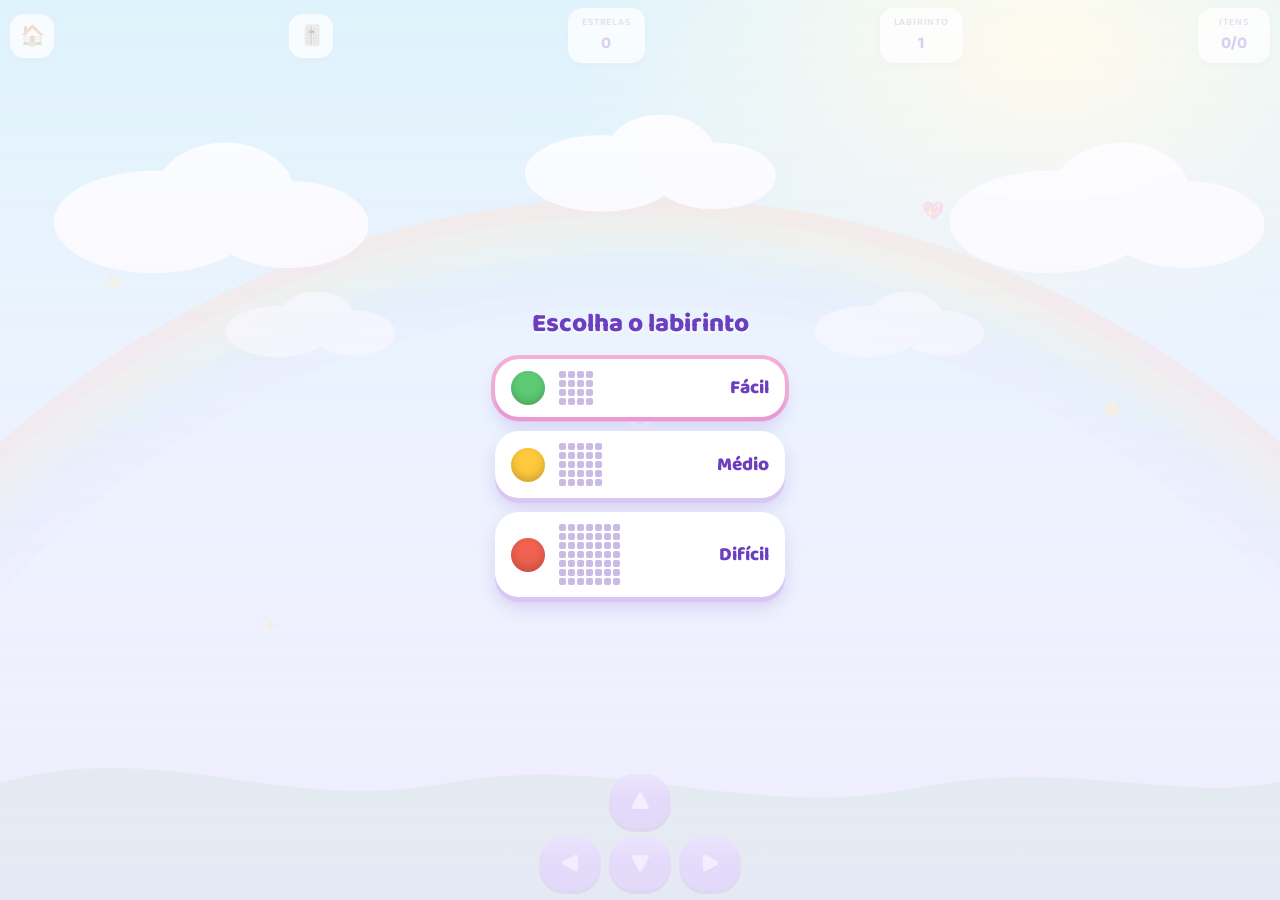
<file: labirinto.html>
<!DOCTYPE html>
<html lang="pt-BR">
<head>
<meta charset="UTF-8">
<meta name="viewport" content="width=device-width, initial-scale=1.0, maximum-scale=1.0, user-scalable=no, viewport-fit=cover">
<meta name="robots" content="noindex, nofollow">
<title>Leva o Pônei — Labirinto</title>
<link rel="preconnect" href="https://fonts.googleapis.com">
<link rel="preconnect" href="https://fonts.gstatic.com" crossorigin>
<link href="https://fonts.googleapis.com/css2?family=Baloo+2:wght@600;800&display=swap" rel="stylesheet">
<style>
:root{
  /* forma da ferradura, usada como máscara pelas pegadas */
  --forma-pegada:url("data:image/svg+xml,%3Csvg xmlns='http://www.w3.org/2000/svg' viewBox='0 0 60 60'%3E%3Cpath d='M17 47 A 17 19 0 1 1 43 47' fill='none' stroke='%23000' stroke-width='11' stroke-linecap='round'/%3E%3C/svg%3E");
  --lilas:#EFE3FF; --rosa-claro:#FFE4F2;
  --roxo:#6B3FBF; --roxo-escuro:#4A2A87;
  --rosa:#FF6FB0; --turquesa:#35CFC9; --amarelo:#FFD34A;
  --texto:#40276E;
  --parede:#7B57C9;
}
*{ box-sizing:border-box; margin:0; padding:0; -webkit-tap-highlight-color:transparent; }
html,body{ height:100%; overflow:hidden; }
body{
  font-family:'Baloo 2','Segoe UI Rounded','SF Pro Rounded',system-ui,sans-serif;
  color:var(--texto);
  background:
    radial-gradient(1200px 600px at 20% -10%, #FFF6C9 0%, transparent 55%),
    linear-gradient(160deg, var(--lilas) 0%, var(--rosa-claro) 100%);
  display:flex; flex-direction:column;
  padding:calc(8px + env(safe-area-inset-top)) 10px calc(10px + env(safe-area-inset-bottom));
  user-select:none; touch-action:none;
}

/* ---------- barra ---------- */
.barra{ display:flex; align-items:center; justify-content:space-between; gap:8px; flex:0 0 auto; margin-bottom:8px; }
.marcador{
  background:rgba(255,255,255,.75); border-radius:14px; padding:6px 14px;
  font-weight:800; font-size:17px; color:var(--roxo);
  box-shadow:0 2px 6px rgba(107,63,191,.14); text-align:center; min-width:72px;
}
.marcador span{ display:block; font-size:10px; font-weight:600; color:#9A83C4; letter-spacing:.08em; text-transform:uppercase; }
.icone{
  border:none; background:rgba(255,255,255,.75); color:var(--roxo);
  font-family:inherit; font-weight:800; font-size:20px;
  width:44px; height:44px; border-radius:14px; cursor:pointer;
  box-shadow:0 2px 6px rgba(107,63,191,.14); flex:0 0 auto;
}

/* ---------- labirinto ---------- */
#palco{ flex:1; min-height:0; display:flex; align-items:center; justify-content:center; }
#labirinto{ position:relative; }

.celula{
  position:absolute;
  border:0 solid var(--parede);
  background:rgba(255,255,255,.5);
}
.celula.chegada{ background:#D8F7F0; }

#poneiz, #amiga{
  position:absolute; display:flex; align-items:center; justify-content:center;
  pointer-events:none; z-index:3;
}
#poneiz{ z-index:4; }
/* linear, e com a mesma duração do intervalo entre passos: com 'ease'
   o pônei acelerava e freava em cada casa, o que parecia pulo. Assim
   ele desliza sem parar de uma ponta à outra. */
#poneiz.andando{ transition:left .3s linear, top .3s linear; }

/* Pegada de casco.

   A cor vem do cenário, não é fixa. Com a ferradura sempre roxa, ela
   sumia no castelo e no mundo dos doces, que têm chão arroxeado.

   O desenho é uma máscara, não uma imagem: assim o SVG define só a
   forma e a cor vem do CSS, que é o que permite trocá-la por cenário. */
.pegada{
  position:absolute; pointer-events:none; z-index:1;
  background-color:var(--pegada, #4A2A87);
  -webkit-mask-image:var(--forma-pegada); mask-image:var(--forma-pegada);
  -webkit-mask-size:contain;  mask-size:contain;
  -webkit-mask-repeat:no-repeat; mask-repeat:no-repeat;
  -webkit-mask-position:center;  mask-position:center;
  opacity:.85;
  animation:pegadaSurge .28s ease-out both;
}
@keyframes pegadaSurge{
  from{ transform:scale(.4); opacity:0; }
  to  { transform:scale(1);  opacity:.85; }
}

/* A ÚLTIMA PEGADA MARCA ONDE ELA ESTÁ.
   O pônei fica parado na largada, então sem isto ela perde a própria
   posição — principalmente ao voltar atrás num labirinto grande. */
.pegada.atual{
  background-color:var(--pegada-atual, #E3488F);
  opacity:1;
  animation:pegadaPisca 1s ease-in-out infinite;
}
.pegada.atual::after{
  content:""; position:absolute; inset:-45%;
  border-radius:50%;
  background:radial-gradient(circle, var(--halo-pegada, rgba(255,111,176,.6)) 0%, transparent 70%);
  animation:halolPisca 1s ease-in-out infinite;
}
@keyframes pegadaPisca{
  0%,100%{ transform:scale(1);    opacity:.92; }
  50%    { transform:scale(1.2);  opacity:1; }
}
@keyframes halolPisca{
  0%,100%{ opacity:.3; }
  50%    { opacity:1; }
}
}
#poneiz img, #amiga img{ width:100%; height:100%; object-fit:contain; }
#poneiz .emoji, #amiga .emoji{ font-size:26px; }

@keyframes pulsa{ 0%,100%{ transform:scale(1); } 50%{ transform:scale(1.12); } }

/* itens espalhados pelo labirinto */
.item{
  position:absolute; z-index:3; pointer-events:none;
  display:flex; align-items:center; justify-content:center;
  /* text-shadow no lugar de filter:drop-shadow. Filtro cria uma superfície
     separada que o navegador reprocessa a cada quadro; no celular ele
     desiste e a animação morre. text-shadow é pintado junto com o texto. */
  text-shadow:0 3px 4px rgba(60,40,110,.45);
  will-change:transform;
  animation:itemFlutua 2.2s ease-in-out infinite;
}
@keyframes itemFlutua{
  0%,100%{ transform:translate3d(0,0,0)    scale(1); }
  50%    { transform:translate3d(0,-14%,0) scale(1.08); }
}
.item.sumindo{ animation:itemPego .45s ease-out forwards; }
@keyframes itemPego{
  0%  { transform:translate3d(0,0,0)     scale(1);   opacity:1; }
  100%{ transform:translate3d(0,-90%,0)  scale(1.9); opacity:0; }
}

/* portão: fecha a chegada até ela achar a chave */
.portao{
  position:absolute; inset:0; z-index:3; pointer-events:none;
  display:flex; align-items:center; justify-content:center;
  border-radius:9px;
  background:repeating-linear-gradient(45deg,
    rgba(120,90,60,.85) 0 7px, rgba(150,115,75,.85) 7px 14px);
  box-shadow:inset 0 0 0 3px rgba(90,65,40,.9);
}
.portao.abrindo{ animation:portaoAbre .5s ease-in forwards; }
@keyframes portaoAbre{
  to{ transform:scaleY(0); opacity:0; }
}
#amiga{ animation:pulsa 1.6s ease-in-out infinite; }

/* ---------- setas ---------- */
#setas{
  flex:0 0 auto; display:grid; gap:8px; justify-content:center; margin-top:10px;
  grid-template-columns:repeat(3, 62px); grid-template-rows:repeat(2, 54px);
}
.seta{
  border:none; border-radius:18px; cursor:pointer;
  font-family:inherit; font-size:26px; font-weight:800; color:#fff;
  background:linear-gradient(180deg,#8B5CE0 0%, var(--roxo) 100%);
  box-shadow:0 4px 0 var(--roxo-escuro);
}
.seta:active{ transform:translateY(3px); box-shadow:0 1px 0 var(--roxo-escuro); }
.seta[data-dir="cima"]  { grid-column:2; grid-row:1; }
.seta[data-dir="esq"]   { grid-column:1; grid-row:2; }
.seta[data-dir="baixo"] { grid-column:2; grid-row:2; }
.seta[data-dir="dir"]   { grid-column:3; grid-row:2; }

/* ---------- vitória ---------- */
/* ---------- escolha de dificuldade ----------
   Ela não lê, então a cor e a quantidade de quadradinhos é que dizem o
   tamanho: verde pequeno, amarelo médio, vermelho grande. */
#escolha{
  position:fixed; inset:0; z-index:90; display:none;
  align-items:center; justify-content:center; flex-direction:column; gap:14px;
  padding:22px; text-align:center;
  background:linear-gradient(180deg, rgba(255,255,255,.75) 0%, rgba(240,235,255,.9) 100%);
}
#escolha.visivel{ display:flex; }
#escolha h2{ font-size:26px; font-weight:800; color:var(--roxo); text-shadow:0 2px 0 #fff; }

.nivelBtn{
  display:flex; align-items:center; gap:14px;
  width:100%; max-width:290px; padding:12px 16px;
  border:none; border-radius:24px; cursor:pointer; font-family:inherit;
  background:#fff; box-shadow:0 5px 0 #D9C6F2, 0 10px 18px rgba(107,63,191,.18);
  transition:transform .1s ease, box-shadow .1s ease;
}
.nivelBtn:active{ transform:translateY(4px); box-shadow:0 1px 0 #D9C6F2; }
.nivelBtn .bolinha{
  flex:0 0 auto; width:34px; height:34px; border-radius:50%;
  box-shadow:inset 0 -4px 8px rgba(0,0,0,.18);
}
.nivelBtn .grade{ display:grid; gap:2px; }
.nivelBtn .grade i{ width:7px; height:7px; border-radius:2px; background:#C9BBE4; }
.nivelBtn .txt{ margin-left:auto; font-size:19px; font-weight:800; color:var(--roxo); }

.nivelBtn[data-n="facil"]   .bolinha{ background:#5ECB74; }
.nivelBtn[data-n="medio"]   .bolinha{ background:#FFC93C; }
.nivelBtn[data-n="dificil"] .bolinha{ background:#F0614F; }

#festa{
  position:fixed; inset:0; z-index:60; display:none;
  align-items:center; justify-content:center; flex-direction:column; gap:14px;
  background:rgba(255,246,201,.92); text-align:center; padding:20px;
}
#festa.visivel{ display:flex; }
#festa .titulo{ font-size:clamp(26px,8vw,40px); font-weight:800; color:var(--roxo); text-shadow:0 3px 0 #fff; }
#festa .retratoPremio{
  position:relative; width:min(52vw,190px); aspect-ratio:1;
  border-radius:50%; overflow:visible;
  border:6px solid var(--amarelo); background:#fff;
  box-shadow:0 10px 26px rgba(107,63,191,.3);
  animation:premioPula .6s cubic-bezier(.2,1.5,.4,1) both;
}
#festa .retratoPremio > img{
  width:100%; height:100%; border-radius:50%;
  object-fit:cover; object-position:center 34%;
}
@keyframes premioPula{
  0%  { transform:scale(.3) rotate(-20deg); opacity:0; }
  100%{ transform:scale(1) rotate(0); opacity:1; }
}
#festa .nomeEnfeite{ font-size:20px; font-weight:800; color:var(--rosa); }
#festa .contaEnfeite{ font-size:13px; font-weight:600; color:#8A6FBF; }
#festa .botao{
  border:none; border-radius:22px; cursor:pointer; font-family:inherit;
  font-weight:800; font-size:22px; color:#fff; padding:16px 30px;
  background:linear-gradient(180deg, var(--rosa) 0%, #E3488F 100%);
  box-shadow:0 5px 0 #C43A79;
}
.estrela-cai{ position:fixed; top:-40px; font-size:26px; pointer-events:none; animation:cair linear forwards; z-index:61; }
@keyframes cair{ to{ transform:translateY(110vh) rotate(360deg); opacity:.2; } }

/* ---------- voz ---------- */
#recado{
  position:fixed; left:8px; right:8px; top:calc(56px + env(safe-area-inset-top)); z-index:70;
  background:#3B1220; color:#FFE6EE; border:2px solid var(--rosa); border-radius:14px;
  padding:10px 12px; font-size:13px; line-height:1.45; cursor:pointer;
  box-shadow:0 8px 24px rgba(0,0,0,.3);
}
#recado.escondida{ display:none; }

@media (prefers-reduced-motion: reduce){
  *{ animation-duration:.01ms !important; transition-duration:.01ms !important; }
}
</style>
<link rel="stylesheet" href="cenario.css">
</head>
<body>
<div class="cenario-chao"></div>
<div class="cenario-brilho" style="left:8%;  top:30%; animation-delay:0s">✨</div>
<div class="cenario-brilho" style="left:86%; top:44%; animation-delay:1.6s">⭐</div>
<div class="cenario-brilho" style="left:20%; top:68%; animation-delay:3.1s">✨</div>
<div class="cenario-brilho" style="left:72%; top:22%; animation-delay:4.4s">💖</div>

<div id="recado" class="escondida"></div>

<div class="barra">
  <button class="icone" id="btnCasa" aria-label="Voltar aos jogos">🏠</button>
  <button class="icone" id="btnNivel" aria-label="Trocar dificuldade">🎚️</button>
  <div class="marcador"><span>Estrelas</span><b id="mEstrelas">0</b></div>
  <div class="marcador"><span>Labirinto</span><b id="mNivel">1</b></div>
  <div class="marcador" id="caixaMacas"><span id="rotuloItem">Itens</span><b id="mMacas">0/0</b></div>
</div>

<div id="palco"><div id="labirinto"></div></div>

<div id="setas">
  <button class="seta" data-dir="cima"  aria-label="Para cima">▲</button>
  <button class="seta" data-dir="esq"   aria-label="Para a esquerda">◀</button>
  <button class="seta" data-dir="baixo" aria-label="Para baixo">▼</button>
  <button class="seta" data-dir="dir"   aria-label="Para a direita">▶</button>
</div>

<div id="escolha">
  <h2>Escolha o labirinto</h2>
  <button class="nivelBtn" data-n="facil">
    <span class="bolinha"></span><span class="grade"></span><span class="txt">Fácil</span>
  </button>
  <button class="nivelBtn" data-n="medio">
    <span class="bolinha"></span><span class="grade"></span><span class="txt">Médio</span>
  </button>
  <button class="nivelBtn" data-n="dificil">
    <span class="bolinha"></span><span class="grade"></span><span class="txt">Difícil</span>
  </button>
</div>

<div id="festa">
  <div class="titulo" id="festaTitulo">Chegou!</div>
  <div class="retratoPremio" id="retratoPremio"></div>
  <div class="nomeEnfeite" id="nomeEnfeite"></div>
  <div class="contaEnfeite" id="contaEnfeite"></div>
  <button class="botao" id="btnProximo">Outro labirinto</button>
</div>

<script src="personagens.js"></script>
<script src="frases.js"></script>
<script src="perfil.js"></script>
<script src="enfeites.js"></script>
<script src="album.js"></script>
<script>
/* ===================================================================
   LABIRINTO — "Leva o Pônei"
   Ela tem 4 anos e não lê: a instrução é falada, e o caminho já
   percorrido fica pintado para ela não se perder.
   =================================================================== */

const $ = id => document.getElementById(id);

addEventListener("error", e => {
  const r = $("recado");
  if(!r) return;
  r.textContent = "Erro: " + e.message + (e.lineno ? " (linha " + e.lineno + ")" : "");
  r.classList.remove("escondida");
});
$("recado").addEventListener("click", () => $("recado").classList.add("escondida"));

/* a fala foi removida do projeto; isto vira nada e não quebra nada */
const TEM_VOZJS = (typeof fala === "function");
const dizer   = t => { if(TEM_VOZJS) try{ fala(t); }catch(e){} };
const tocar   = f => { if(typeof f === "function") try{ f(); }catch(e){} };

/* ---------- elenco: usa as imagens já baixadas ---------- */
const TEM_ELENCO = (typeof PERSONAGENS !== "undefined" && Array.isArray(PERSONAGENS) && PERSONAGENS.length);
const sorteia = a => a[Math.floor(Math.random() * a.length)];

function retratoDe(p){
  if(p && p.img) return '<img src="' + encodeURI(p.img) + '" alt="' + p.nome + '">';
  return '<span class="emoji">🦄</span>';
}


/* ===================================================================
   CENÁRIOS
   Criança de 4 anos perde o interesse quando vê a mesma tela três
   vezes. Cada rodada acontece num lugar diferente: muda o céu, o
   chão, as cercas, o item que ela coleta e o nome que a voz anuncia.

   Os cenários entram embaralhados e só repetem depois que todos os
   sete passaram — assim ela nunca vê o mesmo duas vezes seguidas.
   =================================================================== */
const CENARIOS = [
  { nome:"o jardim",   item:"🍎", oQue:"maçã",     oQuePl:"maçãs",
    ceuAlto:"#7FCFF2", ceuBaixo:"#C8EEFF", sol:"#FFF0B8",
    chaoClaro:"#F6E7C8", chaoEscuro:"#EAD6B0", pedrisco:"rgba(160,120,80,.20)",
    molduraClara:"#E8D5AE", molduraEscura:"#DCC79A",
    paredeTopo:"#63C36F", paredeMeio:"#3E9A54", paredeBase:"#2E7A41", paredeSombra:"rgba(20,90,45,.35)" , pegada:"#5A3A16", pegadaAtual:"#C43A79"},

  { nome:"a praia",    item:"🐚", oQue:"conchinha", oQuePl:"conchinhas",
    ceuAlto:"#6FD8E8", ceuBaixo:"#D6F6FF", sol:"#FFE9A8",
    chaoClaro:"#FBEFCF", chaoEscuro:"#F0DCA8", pedrisco:"rgba(200,160,100,.22)",
    molduraClara:"#F2DFB0", molduraEscura:"#E4CB92",
    paredeTopo:"#7FD8E0", paredeMeio:"#48AFC4", paredeBase:"#2E8CA6", paredeSombra:"rgba(20,90,110,.35)" , pegada:"#7A4A18", pegadaAtual:"#1E7A8C"},

  { nome:"a neve",     item:"❄️", oQue:"floquinho", oQuePl:"floquinhos",
    ceuAlto:"#A8D8F0", ceuBaixo:"#E8F6FF", sol:"#FFFFFF",
    chaoClaro:"#FBFDFF", chaoEscuro:"#DCEAF6", pedrisco:"rgba(140,175,205,.25)",
    molduraClara:"#E4F0FA", molduraEscura:"#CFE2F2",
    paredeTopo:"#CFEBFA", paredeMeio:"#95C8E8", paredeBase:"#6BA8D0", paredeSombra:"rgba(60,120,165,.32)" , pegada:"#2E5A80", pegadaAtual:"#C43A79"},

  { nome:"a floresta", item:"🌰", oQue:"castanha",  oQuePl:"castanhas",
    ceuAlto:"#8FD0A8", ceuBaixo:"#DAF2DC", sol:"#F4F0B0",
    chaoClaro:"#E0D0A8", chaoEscuro:"#C8B48A", pedrisco:"rgba(110,85,50,.24)",
    molduraClara:"#CBB894", molduraEscura:"#B49E78",
    paredeTopo:"#A8763E", paredeMeio:"#7E5528", paredeBase:"#5E3D1B", paredeSombra:"rgba(60,35,10,.38)" , pegada:"#3A2408", pegadaAtual:"#B03A2E"},

  { nome:"o mundo dos doces", item:"🍬", oQue:"balinha", oQuePl:"balinhas",
    ceuAlto:"#F5A8D0", ceuBaixo:"#FFE0F0", sol:"#FFF4C8",
    chaoClaro:"#FFF0DC", chaoEscuro:"#F4DCBC", pedrisco:"rgba(210,140,170,.22)",
    molduraClara:"#F8DCC8", molduraEscura:"#EEC4AC",
    paredeTopo:"#FF9ECB", paredeMeio:"#E86BAA", paredeBase:"#C4488A", paredeSombra:"rgba(150,40,95,.32)" , pegada:"#8A3060", pegadaAtual:"#4A2A87"},

  { nome:"o castelo",  item:"💎", oQue:"joia",      oQuePl:"joias",
    ceuAlto:"#9CB8E8", ceuBaixo:"#DCE6FA", sol:"#FFF2CC",
    chaoClaro:"#E8E2F2", chaoEscuro:"#D2C8E4", pedrisco:"rgba(120,105,150,.24)",
    molduraClara:"#DCD2EC", molduraEscura:"#C4B8DC",
    paredeTopo:"#BFB4D4", paredeMeio:"#9186B0", paredeBase:"#6E6390", paredeSombra:"rgba(55,45,85,.34)" , pegada:"#3A2E5E", pegadaAtual:"#B03A6E"},

  { nome:"o pôr do sol", item:"⭐", oQue:"estrelinha", oQuePl:"estrelinhas",
    ceuAlto:"#F5A87E", ceuBaixo:"#FFE2C8", sol:"#FFD08A",
    chaoClaro:"#F2DCC0", chaoEscuro:"#E0C29E", pedrisco:"rgba(160,105,70,.22)",
    molduraClara:"#E8CDAC", molduraEscura:"#D4B48E",
    paredeTopo:"#C48EB4", paredeMeio:"#9A6494", paredeBase:"#744874", paredeSombra:"rgba(70,35,70,.34)", pegada:"#5E2A2A", pegadaAtual:"#2E5A80" }
];

let baralhoCenarios = [], cenario = CENARIOS[0];

function proximoCenario(){
  if(!baralhoCenarios.length){
    baralhoCenarios = CENARIOS.slice();
    for(let i = baralhoCenarios.length - 1; i > 0; i--){
      const j = Math.floor(Math.random() * (i + 1));
      [baralhoCenarios[i], baralhoCenarios[j]] = [baralhoCenarios[j], baralhoCenarios[i]];
    }
    // se o primeiro do baralho novo for igual ao último jogado, manda para o fim
    if(baralhoCenarios[0] === cenario && baralhoCenarios.length > 1){
      baralhoCenarios.push(baralhoCenarios.shift());
    }
  }
  cenario = baralhoCenarios.shift();
  aplicaCenario();
}

function aplicaCenario(){
  const r = document.documentElement.style;
  r.setProperty("--ceu-alto",       cenario.ceuAlto);
  r.setProperty("--ceu-baixo",      cenario.ceuBaixo);
  r.setProperty("--sol",            cenario.sol);
  r.setProperty("--chao-claro",     cenario.chaoClaro);
  r.setProperty("--chao-escuro",    cenario.chaoEscuro);
  r.setProperty("--pedrisco",       cenario.pedrisco);
  r.setProperty("--moldura-clara",  cenario.molduraClara);
  r.setProperty("--moldura-escura", cenario.molduraEscura);
  r.setProperty("--parede-topo",    cenario.paredeTopo);
  r.setProperty("--parede-meio",    cenario.paredeMeio);
  r.setProperty("--parede-base",    cenario.paredeBase);
  r.setProperty("--parede-sombra",  cenario.paredeSombra);
  // a pegada muda de cor junto: roxo fixo sumia no castelo e nos doces
  r.setProperty("--pegada",       cenario.pegada || "#4A2A87");
  r.setProperty("--pegada-atual", cenario.pegadaAtual || "#E3488F");
}

/* ===================================================================
   1. GERAÇÃO DO LABIRINTO
   Algoritmo de escavação (recursive backtracker): parte de uma célula,
   derruba paredes andando ao acaso e volta atrás quando encurrala.
   Gera sempre um labirinto com um único caminho entre dois pontos —
   ou seja, ela nunca fica presa e nunca tem becos infinitos.
   =================================================================== */
let grade = [], linhas = 4, colunas = 4;
let pr = 0, pc = 0;              // posição do pônei
let nivel = (typeof nivelSalvo === 'function') ? nivelSalvo() : 1;
let estrelas = 0, lado = 60;
let poneiAtual = null, amigaAtual = null;

function geraLabirinto(nl, nc){
  grade = [];
  for(let r = 0; r < nl; r++){
    grade.push([]);
    for(let c = 0; c < nc; c++){
      grade[r].push({ cima:true, baixo:true, esq:true, dir:true, visitada:false });
    }
  }

  const pilha = [[0, 0]];
  grade[0][0].visitada = true;

  while(pilha.length){
    const [r, c] = pilha[pilha.length - 1];
    const vizinhos = [];
    if(r > 0      && !grade[r-1][c].visitada) vizinhos.push(['cima',  r-1, c]);
    if(r < nl - 1 && !grade[r+1][c].visitada) vizinhos.push(['baixo', r+1, c]);
    if(c > 0      && !grade[r][c-1].visitada) vizinhos.push(['esq',   r, c-1]);
    if(c < nc - 1 && !grade[r][c+1].visitada) vizinhos.push(['dir',   r, c+1]);

    if(!vizinhos.length){ pilha.pop(); continue; }

    const [dir, nr, ncol] = sorteia(vizinhos);
    const oposto = { cima:'baixo', baixo:'cima', esq:'dir', dir:'esq' }[dir];
    grade[r][c][dir] = false;
    grade[nr][ncol][oposto] = false;
    grade[nr][ncol].visitada = true;
    pilha.push([nr, ncol]);
  }
}

/* ===================================================================
   2. DESENHO — o tamanho da célula vem do espaço real da tela,
   mesma lógica do tabuleiro da memória.
   =================================================================== */
function desenha(){
  const palco = $("palco");
  const L = palco.clientWidth, A = palco.clientHeight;
  lado = Math.floor(Math.min(L / colunas, A / linhas));
  lado = Math.max(34, Math.min(lado, 92));

  const cx = $("labirinto");
  cx.style.width  = (colunas * lado) + "px";
  cx.style.height = (linhas  * lado) + "px";
  cx.innerHTML = "";

  const espessura = Math.max(6, Math.round(lado / 8));   // arbusto pede mais corpo que uma borda

  /* 1. o chão: cada casa é um pedaço de caminho */
  for(let r = 0; r < linhas; r++){
    for(let c = 0; c < colunas; c++){
      const d = document.createElement("div");
      d.className = "celula";
      d.dataset.r = r; d.dataset.c = c;
      d.style.left = (c * lado) + "px";
      d.style.top  = (r * lado) + "px";
      d.style.width = lado + "px";
      d.style.height = lado + "px";
      if(r === linhas - 1 && c === colunas - 1) d.classList.add("chegada");
      cx.appendChild(d);
    }
  }

  /* 2. as paredes: arbustos desenhados por cima, um elemento por trecho.

     Antes eram bordas de CSS. Borda é fina, tem canto vivo e não aceita
     textura, então o labirinto parecia planilha. Como elemento próprio,
     cada trecho ganha ponta arredondada, folhagem e volume.

     Cada parede é registrada nas duas casas vizinhas. Para não desenhar
     duas vezes, percorro só a de cima e a da esquerda de cada casa, e
     fecho a moldura com a de baixo da última linha e a da direita da
     última coluna. */
  const meia = espessura / 2;
  const poeParede = (x, y, w, h) => {
    const p = document.createElement("div");
    p.className = "parede";
    p.style.left = x + "px"; p.style.top = y + "px";
    p.style.width = w + "px"; p.style.height = h + "px";
    p.style.borderRadius = meia + "px";
    cx.appendChild(p);
  };

  for(let r = 0; r < linhas; r++){
    for(let c = 0; c < colunas; c++){
      const g = grade[r][c];
      if(g.cima) poeParede(c * lado - meia, r * lado - meia, lado + espessura, espessura);
      if(g.esq)  poeParede(c * lado - meia, r * lado - meia, espessura, lado + espessura);
      if(r === linhas - 1 && g.baixo)
        poeParede(c * lado - meia, (r + 1) * lado - meia, lado + espessura, espessura);
      if(c === colunas - 1 && g.dir)
        poeParede((c + 1) * lado - meia, r * lado - meia, espessura, lado + espessura);
    }
  }

  const amiga = document.createElement("div");
  amiga.id = "amiga";
  amiga.style.width = lado + "px"; amiga.style.height = lado + "px";
  amiga.style.left = ((colunas - 1) * lado) + "px";
  amiga.style.top  = ((linhas  - 1) * lado) + "px";
  amiga.innerHTML = retratoDe(amigaAtual);
  cx.appendChild(amiga);

  const p = document.createElement("div");
  p.id = "poneiz";
  p.style.width = lado + "px"; p.style.height = lado + "px";
  p.innerHTML = retratoDe(poneiAtual);
  // o pônei fica na largada; a amiga, na chegada. Nenhum dos dois anda.
  p.style.left = (caminho[0][1] * lado) + "px";
  p.style.top  = (caminho[0][0] * lado) + "px";
  cx.appendChild(p);

  desenhaItens();
  desenhaRastro();
}

function desenhaItens(){
  const cx = $("labirinto");
  cx.querySelectorAll(".item, .portao").forEach(e => e.remove());
  const tam = Math.round(lado * 0.52);

  const poe = (r, c, emoji, classe) => {
    const d = document.createElement("div");
    d.className = "item " + classe;
    d.style.width = tam + "px"; d.style.height = tam + "px";
    d.style.left = (c * lado + (lado - tam) / 2) + "px";
    d.style.top  = (r * lado + (lado - tam) / 2) + "px";
    d.style.fontSize = Math.round(tam * 0.8) + "px";
    d.textContent = emoji;
    cx.appendChild(d);
  };

  macas.forEach((m, i) => { if(!m.pego) poe(m.r, m.c, cenario.item, "maca-" + i); });
  if(chave && !chave.pego) poe(chave.r, chave.c, "🔑", "chave");

  // portão barrando a chegada enquanto a chave não aparecer
  if(chave && !chave.pego){
    const p = document.createElement("div");
    p.className = "portao";
    p.style.position = "absolute";
    p.style.width = lado + "px"; p.style.height = lado + "px";
    p.style.left = ((colunas - 1) * lado) + "px";
    p.style.top  = ((linhas - 1) * lado) + "px";
    p.style.fontSize = Math.round(lado * 0.45) + "px";
    p.textContent = "🔒";
    cx.appendChild(p);
  }

  $("mMacas").textContent = macas.filter(m => m.pego).length + "/" + macas.length;
}

/* ---------- rastro de pegadas ----------
   caminho guarda a rota atual, da largada até onde ela está.
   O pônei e a amiga não saem do lugar: quem anda é o rastro. */
let caminho = [[0, 0]];
const GIRO = { cima:0, dir:90, baixo:180, esq:270 };

/* itens do labirinto */
let macas = [];          // [{r, c, pego}]
let chave = null;        // {r, c, pego} ou null nos níveis iniciais
let temChave = false;

/* Os itens ficam em becos sem saída — casas com três paredes.
   É o que transforma o desvio em escolha: hoje ela passa reto por eles.
   O beco da largada e o da chegada ficam de fora. */
function becosSemSaida(){
  const lista = [];
  for(let r = 0; r < linhas; r++){
    for(let c = 0; c < colunas; c++){
      if(r === 0 && c === 0) continue;
      if(r === linhas - 1 && c === colunas - 1) continue;
      const g = grade[r][c];
      const paredes = (g.cima?1:0) + (g.baixo?1:0) + (g.esq?1:0) + (g.dir?1:0);
      if(paredes === 3) lista.push([r, c]);
    }
  }
  return lista;
}

/* Casas que ela consegue alcançar SEM entrar na chegada.

   Isto não é preciosismo: a chegada fica trancada até achar a chave, e
   entrar nela encerra a rodada. Então qualquer item que só se alcance
   atravessando a chegada é inalcançável — e se for a chave, o labirinto
   fica impossível. Testando 12 mil mapas, isso acontecia em um terço deles.

   Busca em largura a partir da largada, tratando a chegada como parede. */
function casasAlcancaveis(){
  const D = { cima:[-1,0], baixo:[1,0], esq:[0,-1], dir:[0,1] };
  const fim = (linhas - 1) + "," + (colunas - 1);
  const vistas = new Set(["0,0"]);
  const fila = [[0, 0]];

  while(fila.length){
    const [r, c] = fila.shift();
    for(const d in D){
      if(grade[r][c][d]) continue;
      const nr = r + D[d][0], nc = c + D[d][1];
      const id = nr + "," + nc;
      if(id === fim) continue;                       // a chegada é barreira
      if(nr < 0 || nc < 0 || nr >= linhas || nc >= colunas) continue;
      if(vistas.has(id)) continue;
      vistas.add(id);
      fila.push([nr, nc]);
    }
  }
  vistas.delete("0,0");                              // a largada é do pônei
  return vistas;
}

function espalhaItens(){
  macas = []; chave = null; temChave = false;

  const ok = casasAlcancaveis();
  let becos = becosSemSaida().filter(([r, c]) => ok.has(r + "," + c));

  // mapa pequeno pode não ter becos suficientes: usa qualquer casa alcançável
  if(becos.length < 3){
    const extras = [];
    ok.forEach(id => {
      const [r, c] = id.split(",").map(Number);
      if(!becos.some(b => b[0] === r && b[1] === c)) extras.push([r, c]);
    });
    becos = becos.concat(extras);
  }

  for(let i = becos.length - 1; i > 0; i--){        // embaralha
    const j = Math.floor(Math.random() * (i + 1));
    [becos[i], becos[j]] = [becos[j], becos[i]];
  }

  // a chave só entra a partir do 4º labirinto: antes disso é regra demais
  const usaChave = (DIFICULDADES[dificuldade].chave && becos.length >= 2);
  let k = 0;
  if(usaChave){
    chave = { r: becos[0][0], c: becos[0][1], pego:false };
    k = 1;
  }

  const quantas = Math.min(becos.length - k, dificuldade === "facil" ? 2 : 3);
  for(let i = 0; i < quantas; i++){
    macas.push({ r: becos[k + i][0], c: becos[k + i][1], pego:false });
  }
  temChave = !usaChave;      // sem chave no mapa, o portão nem existe
}

/* Um cavalo tem quatro cascos e anda alternando os lados, então uma
   marca sozinha no meio da casa parece carimbo, não passada.

   Cada casa recebe DUAS ferraduras: uma um pouco atrás e outra à frente,
   deslocadas para lados opostos. E o lado troca a cada casa, de modo que
   o rastro inteiro zigue-zagueia como pegada na areia.

   'ao longo' é o eixo da direção em que ela andou; 'de lado' é o eixo
   perpendicular. Qual deles é o horizontal depende da direção, por isso
   os dois casos abaixo. */
function desenhaRastro(){
  const cx = $("labirinto");
  cx.querySelectorAll(".pegada").forEach(e => e.remove());

  const tam = Math.round(lado * 0.26);
  const meio = (lado - tam) / 2;
  const AO_LONGO = lado * 0.17;   // distância entre a marca de trás e a da frente
  const DE_LADO  = lado * 0.15;   // afastamento do eixo central

  caminho.forEach((passo, i) => {
    if(i === 0) return;                       // a largada é o próprio pônei
    const [r, c, dir] = passo;
    const vertical = (dir === "cima" || dir === "baixo");
    const sentido  = (dir === "baixo" || dir === "dir") ? 1 : -1;
    const ladoDaVez = (i % 2 === 0) ? 1 : -1;  // alterna a cada casa

    [-1, 1].forEach((ordem, k) => {
      const aoLongo = ordem * AO_LONGO * sentido;
      const deLado  = (k === 0 ? ladoDaVez : -ladoDaVez) * DE_LADO;

      const dx = vertical ? deLado  : aoLongo;
      const dy = vertical ? aoLongo : deLado;

      const p = document.createElement("div");
      p.className = "pegada" + (i === caminho.length - 1 ? " atual" : "");
      p.dataset.passo = i;
      p.style.width  = tam + "px";
      p.style.height = tam + "px";
      p.style.left = (c * lado + meio + dx) + "px";
      p.style.top  = (r * lado + meio + dy) + "px";
      p.style.rotate = (GIRO[dir] || 0) + "deg";
      // a de trás surge um instante antes da da frente: vira uma passada
      p.style.animationDelay = (ordem === -1 ? 0 : 70) + "ms";
      cx.appendChild(p);
    });
  });
}

/* ===================================================================
   3. MOVIMENTO
   =================================================================== */
let travado = false;

function move(dir){
  if(travado) return;
  const g = grade[pr][pc];
  if(g[dir]) {              // tem parede: avisa de leve e não sai do lugar
    tocar(typeof somErrou === "function" ? somErrou : null);
    return;
  }
  if(dir === "cima")  pr--;
  if(dir === "baixo") pr++;
  if(dir === "esq")   pc--;
  if(dir === "dir")   pc++;

  // portão trancado: não deixa entrar na chegada sem a chave
  if(!temChave && pr === linhas - 1 && pc === colunas - 1){
    if(dir === "cima")  pr++;
    if(dir === "baixo") pr--;
    if(dir === "esq")   pc++;
    if(dir === "dir")   pc--;
    tocar(typeof somErrou === "function" ? somErrou : null);
    dizer("Está trancado! Acha a chavinha primeiro.");
    return;
  }

  // voltou para a casa anterior? então desfaz a pegada em vez de empilhar.
  // assim o rastro mostra o caminho atual, não tudo que ela já pisou.
  const anterior = caminho[caminho.length - 2];
  if(anterior && anterior[0] === pr && anterior[1] === pc) caminho.pop();
  else caminho.push([pr, pc, dir]);

  tocar(typeof somToque === "function" ? somToque : null);
  desenhaRastro();
  cancelaDica();
  recolhe();

  if(pr === linhas - 1 && pc === colunas - 1) setTimeout(chegou, 220);
  else agendaDica();
}

/* pegou alguma coisa na casa em que parou? */
function recolhe(){
  const cx = $("labirinto");

  macas.forEach((m, i) => {
    if(m.pego || m.r !== pr || m.c !== pc) return;

    m.pego = true;
    const el = cx.querySelector(".maca-" + i);
    if(el){ el.classList.add("sumindo"); setTimeout(() => el.remove(), 450); }
    tocar(typeof somAchou === "function" ? somAchou : null);

    const faltam = macas.filter(x => !x.pego).length;
    dizer(faltam
      ? "Pegou uma " + cenario.oQue + "! " + (faltam === 1 ? "Falta uma." : "Faltam " + faltam + ".")
      : "Pegou todas as " + cenario.oQuePl + "!");
    $("mMacas").textContent = macas.filter(x => x.pego).length + "/" + macas.length;
  });

  if(chave && !chave.pego && chave.r === pr && chave.c === pc){
    chave.pego = true;
    temChave = true;
    const el = cx.querySelector(".chave");
    if(el){ el.classList.add("sumindo"); setTimeout(() => el.remove(), 450); }
    const portao = cx.querySelector(".portao");
    if(portao){ portao.classList.add("abrindo"); setTimeout(() => portao.remove(), 500); }
    tocar(typeof somVitoria === "function" ? somVitoria : null);
    dizer("Achou a chavinha! O portão abriu.");
  }
}

/* setas */
document.querySelectorAll(".seta").forEach(b => {
  b.addEventListener("click", () => move(b.dataset.dir));
});

/* teclado, para você testar no computador */
addEventListener("keydown", e => {
  const m = { ArrowUp:"cima", ArrowDown:"baixo", ArrowLeft:"esq", ArrowRight:"dir" }[e.key];
  if(m){ e.preventDefault(); move(m); }
});

/* arrastar o dedo: cada trecho de meia célula vira um passo */
let ox = null, oy = null;
const palco = $("palco");

palco.addEventListener("touchstart", e => {
  const t = e.touches[0]; ox = t.clientX; oy = t.clientY;
}, { passive:true });

palco.addEventListener("touchmove", e => {
  if(ox === null) return;
  const t = e.touches[0];
  const dx = t.clientX - ox, dy = t.clientY - oy;
  const limite = Math.max(18, lado * 0.5);

  if(Math.abs(dx) < limite && Math.abs(dy) < limite) return;

  if(Math.abs(dx) > Math.abs(dy)) move(dx > 0 ? "dir" : "esq");
  else                            move(dy > 0 ? "baixo" : "cima");

  ox = t.clientX; oy = t.clientY;   // reinicia para permitir arrasto contínuo
}, { passive:true });

palco.addEventListener("touchend", () => { ox = oy = null; }, { passive:true });

/* ===================================================================
   4. RODADAS
   =================================================================== */
/* A dificuldade agora é escolha dela, não crescimento automático.
   Antes o labirinto ia aumentando sozinho e ela não tinha como voltar
   para um tamanho confortável. */
const DIFICULDADES = {
  facil:   { tamanho:4, chave:false },
  medio:   { tamanho:5, chave:true  },
  dificil: { tamanho:7, chave:true  }
};
const DIF_CHAVE = "poneis.labirinto.dificuldade";

function dificuldadeSalva(){
  try{
    const d = localStorage.getItem(DIF_CHAVE);
    return DIFICULDADES[d] ? d : null;
  }catch(e){ return null; }
}
function salvaDificuldade(d){
  try{ localStorage.setItem(DIF_CHAVE, d); }catch(e){}
}

let dificuldade = dificuldadeSalva() || "facil";
function tamanhoDoNivel(){ return DIFICULDADES[dificuldade].tamanho; }

function novaRodada(){
  travado = false;
  linhas = colunas = tamanhoDoNivel();
  pr = pc = 0;
  caminho = [[0, 0]];

  if(TEM_ELENCO){
    poneiAtual = sorteia(PERSONAGENS);
    do { amigaAtual = sorteia(PERSONAGENS); } while(amigaAtual === poneiAtual);
  }

  proximoCenario();
  geraLabirinto(linhas, colunas);
  espalhaItens();
  $("rotuloItem").textContent = cenario.oQuePl;
  desenha();
  $("mNivel").textContent = nivel;
  if(typeof salvaNivel === "function") salvaNivel(nivel);
  $("festa").classList.remove("visivel");

  tocar(typeof somComeco === "function" ? somComeco : null);
  const quem = (amigaAtual && amigaAtual.nome) ? amigaAtual.nome : "a amiga";
  setTimeout(() => dizer("Agora vamos para " + cenario.nome + "! " + (chave
      ? "Acha a chavinha para abrir o portão, e leva o pônei até " + quem + "."
      : "Leva o pônei até " + quem + ", e pega as " + cenario.oQuePl + " pelo caminho.")), 400);
  agendaDica();
}

/* o pônei só anda no fim: percorre o rastro que ela desenhou até a amiga.
   É a recompensa de ter achado o caminho — ela vê a rota dela funcionando. */
function poneiCaminha(aoFim){
  const p = $("poneiz");
  p.classList.add("andando");
  let i = 0;
  const passo = () => {
    i++;
    if(i >= caminho.length){
      p.classList.remove("andando");
      if(typeof aoFim === "function") aoFim();
      return;
    }
    const [r, c] = caminho[i];
    p.style.left = (c * lado) + "px";
    p.style.top  = (r * lado) + "px";
    // som a cada duas casas: numa rota longa, um por passo vira metralhadora
    if(i % 2 === 0) tocar(typeof somToque === "function" ? somToque : null);
    // apaga as duas ferraduras da casa que ele acabou de pisar
    $("labirinto").querySelectorAll('.pegada[data-passo="' + i + '"]').forEach(e => e.remove());
    setTimeout(passo, 300);
  };
  setTimeout(passo, 260);
}

function chegou(){
  travado = true;
  cancelaDica();
  estrelas++;
  $("mEstrelas").textContent = estrelas;

  const quem = (amigaAtual && amigaAtual.nome) ? amigaAtual.nome : "a amiga";
  $("festaTitulo").textContent = "Achou " + quem + "!";
  dizer(comNome("Muito bem! Você achou o caminho"));

  poneiCaminha(() => {
    tocar(typeof somVitoria === "function" ? somVitoria : null);
    const todas = macas.length && macas.every(m => m.pego);
    dizer(todas
      ? "O pônei chegou até " + quem + ", e você pegou todas as " + cenario.oQuePl + "!"
      : "O pônei chegou até " + quem + "!");
    chuvaDeEstrelas();
    const m = concluiuDesafio();

    /* O prêmio de cada labirinto é um enfeite novo para a pônei amiga:
       ela passa a usá-lo, e isso aparece no menu toda vez que o jogo
       abre. A figurinha do álbum ficou para cada terceiro labirinto,
       senão as 32 acabam rápido e o prêmio perde a graça. */
    const enfeite = (typeof ganhaEnfeite === "function") ? ganhaEnfeite() : null;
    mostraPremioDoLabirinto(enfeite);

    setTimeout(() => {
      $("festa").classList.add("visivel");
      /* ANTES: (nivel % 3 === 0). O prêmio do álbum saía só a cada
         três labirintos, e nos outros dois o botão "Próximo" montava
         mais um — o jogo não terminava nunca. Isso fazia sentido
         quando o prêmio daqui era o enfeite e as 32 figurinhas
         precisavam durar. Com o mapa de fases, uma vitória é uma
         fase: tem que premiar sempre, senão ela fica presa. */
      const daFigurinha = (typeof premiar === "function");
      if(daFigurinha){
        premiar(() => { if(m.completouAgora) festejaMissao(); });
      }else if(m.completouAgora){
        festejaMissao();
      }
    }, 1100);
  });
}

$("btnProximo").addEventListener("click", () => { nivel++; novaRodada(); });
$("btnCasa").addEventListener("click", () => { location.href = "index.html"; });

/* ---------- escolha de dificuldade ---------- */
function desenhaGrades(){
  document.querySelectorAll(".nivelBtn").forEach(b => {
    const t = DIFICULDADES[b.dataset.n].tamanho;
    const g = b.querySelector(".grade");
    g.innerHTML = "";
    g.style.gridTemplateColumns = "repeat(" + t + ", 7px)";
    // a quantidade de quadradinhos é o tamanho real do labirinto
    for(let i = 0; i < t * t; i++) g.appendChild(document.createElement("i"));
  });
}

function abreEscolha(){
  desenhaGrades();
  document.querySelectorAll(".nivelBtn").forEach(b => {
    b.style.outline = (b.dataset.n === dificuldade) ? "4px solid rgba(255,111,176,.5)" : "none";
  });
  $("escolha").classList.add("visivel");
}

document.querySelectorAll(".nivelBtn").forEach(b => {
  b.addEventListener("click", () => {
    dificuldade = b.dataset.n;
    salvaDificuldade(dificuldade);
    $("escolha").classList.remove("visivel");
    tocar(typeof somComeco === "function" ? somComeco : null);
    novaRodada();
  });
});

$("btnNivel").addEventListener("click", abreEscolha);

/* monta a tela de prêmio: a amiga usando o enfeite conquistado */
function mostraPremioDoLabirinto(enfeite){
  const caixa = $("retratoPremio");
  const foto = (typeof imgDaAmiga === "function") ? imgDaAmiga() : null;
  caixa.innerHTML = foto ? '<img src="' + foto + '" alt="">' : "";

  if(enfeite && typeof poeEnfeite === "function"){
    poeEnfeite(caixa, enfeite);
    $("nomeEnfeite").textContent = "Ganhou: " + enfeite.nome + "!";
    $("contaEnfeite").textContent = quantosEnfeites() + " de " + totalEnfeites() + " enfeites";
  }else{
    if(typeof poeEnfeite === "function") poeEnfeite(caixa);
    $("nomeEnfeite").textContent = "Você já tem todos os enfeites!";
    $("contaEnfeite").textContent = "";
  }
}

function chuvaDeEstrelas(){
  const s = ["⭐","✨","🌈","💖","🦄"];
  for(let i = 0; i < 20; i++){
    const e = document.createElement("div");
    e.className = "estrela-cai";
    e.textContent = sorteia(s);
    e.style.left = (Math.random() * 96) + "vw";
    e.style.animationDuration = (2.2 + Math.random() * 2) + "s";
    e.style.animationDelay = (Math.random() * 1.2) + "s";
    document.body.appendChild(e);
    setTimeout(() => e.remove(), 6000);
  }
}

/* se ela travar, a voz chama de volta */
let relogio = null;
function cancelaDica(){ clearTimeout(relogio); }
function agendaDica(){
  cancelaDica();
  relogio = setTimeout(() => {
    if(travado) return;
    dizer("Arraste o dedo pelo caminho, ou use as setinhas.");
    agendaDica();
  }, 18000);
}

addEventListener("resize", () => desenha());
addEventListener("orientationchange", () => setTimeout(desenha, 250));

if(!TEM_ELENCO){
  // aviso legítimo, mas some sozinho: barra fixa por cima do tabuleiro
  // atrapalha quem está jogando
  $("recado").textContent = "O personagens.js não carregou; o pônei aparece como emoji.";
  $("recado").classList.remove("escondida");
  setTimeout(() => $("recado").classList.add("escondida"), 6000);
}

if(dificuldadeSalva()) novaRodada(); else abreEscolha();
</script>
</body>
</html>
</file>
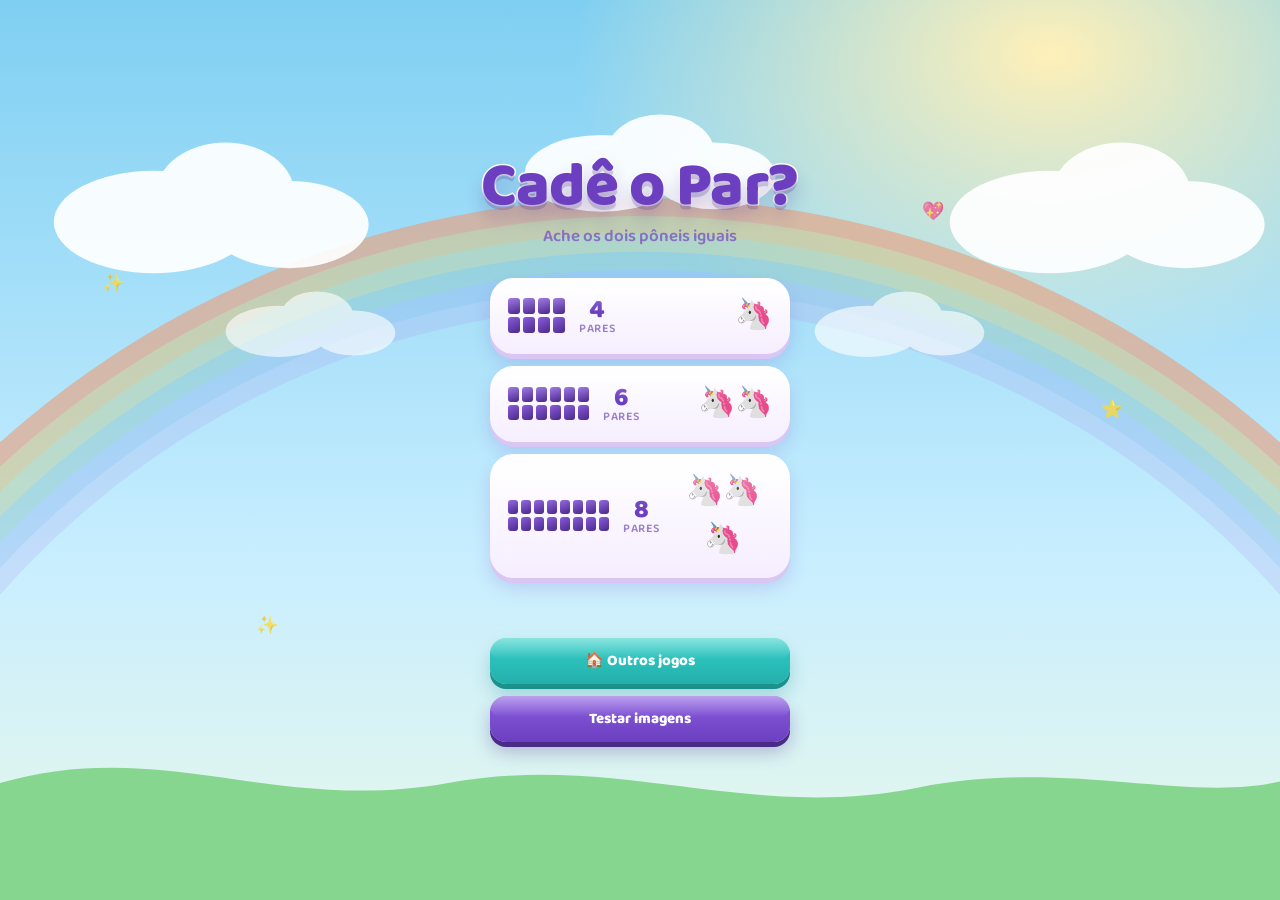
<file: memoria.html>
<!DOCTYPE html>
<html lang="pt-BR">
<head>
<meta charset="UTF-8">
<meta name="viewport" content="width=device-width, initial-scale=1.0, maximum-scale=1.0, user-scalable=no, viewport-fit=cover">
<title>Jogo da Memória — Pôneis</title>
<meta name="robots" content="noindex, nofollow">
<link rel="preconnect" href="https://fonts.googleapis.com">
<link rel="preconnect" href="https://fonts.gstatic.com" crossorigin>
<link href="https://fonts.googleapis.com/css2?family=Baloo+2:wght@600;800&display=swap" rel="stylesheet">
<style>
/* ===================================================================
   PALETA
   =================================================================== */
:root{
  --lilas:      #EFE3FF;
  --rosa-claro: #FFE4F2;
  --roxo:       #6B3FBF;
  --roxo-escuro:#4A2A87;
  --rosa:       #FF6FB0;
  --turquesa:   #35CFC9;
  --amarelo:    #FFD34A;
  --texto:      #40276E;
  --carta-raio: 18px;
  --gap: 10px;
}

*{ box-sizing:border-box; margin:0; padding:0; -webkit-tap-highlight-color:transparent; }

html,body{ height:100%; overflow:hidden; }

body{
  font-family:'Baloo 2', 'Segoe UI Rounded', 'SF Pro Rounded', system-ui, sans-serif;
  color:var(--texto);
  background:
    radial-gradient(1200px 600px at 20% -10%, #FFF6C9 0%, transparent 55%),
    linear-gradient(160deg, var(--lilas) 0%, var(--rosa-claro) 100%);
  display:flex; flex-direction:column;
  padding: env(safe-area-inset-top) env(safe-area-inset-right) env(safe-area-inset-bottom) env(safe-area-inset-left);
  user-select:none;
}

.tela{ display:none; flex:1; flex-direction:column; min-height:0; padding:14px; }
.tela.ativa{ display:flex; }

/* ===================================================================
   TELA INICIAL
   =================================================================== */
#tela-inicio{ align-items:center; justify-content:center; text-align:center; gap:6px; }

.titulo{
  font-size:clamp(38px, 13vw, 62px);
  font-weight:800;
  line-height:.95;
  color:var(--roxo);
  text-shadow: 0 3px 0 #fff, 0 6px 14px rgba(107,63,191,.25);
}
.subtitulo{ font-size:17px; font-weight:600; color:#8A6FBF; margin-bottom:22px; }

.opcoes{ display:flex; flex-direction:column; gap:12px; width:100%; max-width:300px; }

.botao{
  font-family:inherit; font-weight:800; font-size:21px;
  color:#fff; border:none; cursor:pointer;
  padding:16px 20px; border-radius:22px;
  background:linear-gradient(180deg, var(--rosa) 0%, #E3488F 100%);
  box-shadow:0 5px 0 #C43A79, 0 10px 18px rgba(196,58,121,.3);
  transition:transform .1s ease, box-shadow .1s ease;
}
.botao:active{ transform:translateY(4px); box-shadow:0 1px 0 #C43A79; }
.botao.turquesa{ background:linear-gradient(180deg, var(--turquesa) 0%, #23AFAA 100%); box-shadow:0 5px 0 #1B918D, 0 10px 18px rgba(27,145,141,.3); }
.botao.turquesa:active{ box-shadow:0 1px 0 #1B918D; }
.botao.roxo{ background:linear-gradient(180deg, #8B5CE0 0%, var(--roxo) 100%); box-shadow:0 5px 0 var(--roxo-escuro), 0 10px 18px rgba(74,42,135,.3); }
.botao.roxo:active{ box-shadow:0 1px 0 var(--roxo-escuro); }
.botao.pequeno{ font-size:15px; padding:11px 16px; border-radius:16px; }

/* ===================================================================
   BARRA DO JOGO
   =================================================================== */
.barra{
  display:flex; align-items:center; justify-content:space-between;
  gap:10px; margin-bottom:10px; flex:0 0 auto;
}
.placar{ display:flex; gap:8px; }
.marcador{
  background:rgba(255,255,255,.75);
  border-radius:14px; padding:6px 14px;
  font-weight:800; font-size:17px; color:var(--roxo);
  box-shadow:0 2px 6px rgba(107,63,191,.14);
  min-width:70px; text-align:center;
}
.marcador span{ display:block; font-size:10px; font-weight:600; color:#9A83C4; letter-spacing:.08em; text-transform:uppercase; }
.voltar{
  border:none; background:rgba(255,255,255,.75); color:var(--roxo);
  font-family:inherit; font-weight:800; font-size:22px;
  width:44px; height:44px; border-radius:14px; cursor:pointer;
  box-shadow:0 2px 6px rgba(107,63,191,.14);
}

/* ===================================================================
   TABULEIRO
   =================================================================== */
#tabuleiro{
  flex:1; min-height:0;
  display:grid;
  justify-content:center;
  align-content:center;
  /* as colunas, a altura da linha e o gap vem do JS (ajustaTabuleiro) */
}

.carta{
  position:relative;
  width:100%; height:100%;
  perspective:900px;
  cursor:pointer;
  background:none; border:none; padding:0;
}

.carta-interna{
  position:relative; width:100%; height:100%;
  transform-style:preserve-3d;
  transition:transform .45s cubic-bezier(.4,1.4,.5,1);
}
.carta.virada .carta-interna{ transform:rotateY(180deg); }

.face{
  position:absolute; inset:0;
  backface-visibility:hidden; -webkit-backface-visibility:hidden;
  border-radius:var(--carta-raio);
  display:flex; align-items:center; justify-content:center;
  overflow:hidden;
}

/* verso: a "cutie mark" — assinatura visual do jogo */
.verso{
  background:
    radial-gradient(circle at 30% 25%, rgba(255,255,255,.35) 0%, transparent 45%),
    linear-gradient(150deg, #8B5CE0 0%, var(--roxo) 55%, var(--roxo-escuro) 100%);
  box-shadow:0 4px 0 rgba(74,42,135,.55), 0 6px 14px rgba(74,42,135,.28);
  border:3px solid rgba(255,255,255,.55);
}
.verso svg{ width:56%; height:56%; opacity:.95; }

.frente{
  transform:rotateY(180deg);
  background:#fff;
  border:3px solid var(--amarelo);
  box-shadow:0 4px 0 rgba(200,150,20,.35), 0 6px 14px rgba(107,63,191,.2);
  flex-direction:column;
}
.frente img{
  width:100%; height:100%;
  object-fit:contain;
  padding:6px 6px 0;
}
.frente .nome{
  flex:0 0 auto;
  width:100%;
  font-size:var(--nome-fs, 11px);
  font-weight:800;
  text-align:center;
  padding:3px 2px 4px;
  color:var(--roxo);
  background:#FFF6C9;
  white-space:nowrap; overflow:hidden; text-overflow:ellipsis;
}
.frente .quebrado{
  font-size:11px; font-weight:600; color:#C0392B;
  padding:8px; text-align:center; line-height:1.3;
}

.carta.achou .carta-interna{ animation:pulo .5s ease; }
.carta.achou .frente{ border-color:var(--turquesa); box-shadow:0 0 0 4px rgba(53,207,201,.35); }
.carta.achou{ pointer-events:none; }
@keyframes pulo{
  0%{ transform:rotateY(180deg) scale(1); }
  40%{ transform:rotateY(180deg) scale(1.14); }
  100%{ transform:rotateY(180deg) scale(1); }
}

/* ===================================================================
   FIM DE JOGO
   =================================================================== */
#tela-fim{ align-items:center; justify-content:center; text-align:center; gap:8px; }
#tela-fim .titulo{ font-size:clamp(34px, 11vw, 54px); }
.estrela-cai{ position:fixed; top:-40px; font-size:26px; pointer-events:none; animation:cair linear forwards; }
@keyframes cair{ to{ transform:translateY(110vh) rotate(360deg); opacity:.2; } }

/* ===================================================================
   PAINEL DE ERROS  (aparece na tela, sem precisar de console)
   =================================================================== */
#erros{
  display:none;
  position:fixed; left:8px; right:8px; bottom:8px; z-index:50;
  background:#3B1220; color:#FFD9E4;
  border:2px solid #FF6FB0; border-radius:14px;
  padding:10px 12px; font-size:12px; line-height:1.45;
  max-height:44vh; overflow:auto;
  font-family:ui-monospace, Menlo, Consolas, monospace;
  box-shadow:0 8px 24px rgba(0,0,0,.35);
}
#erros.visivel{ display:block; }
#erros h3{ font-family:inherit; font-size:13px; color:#fff; margin-bottom:6px; }
#erros ul{ padding-left:16px; }
#erros li{ margin-bottom:4px; word-break:break-all; }
#erros .fechar{
  position:absolute; top:6px; right:8px;
  background:none; border:none; color:#FFD9E4; font-size:18px; cursor:pointer;
}

#resultado-teste{
  margin-top:14px; font-size:14px; font-weight:600; color:var(--roxo); min-height:20px;
}

/* ===================================================================
   VOZ: status e recado  (ela não lê, mas o pai precisa ver o que houve)
   =================================================================== */

#recado{
  position:fixed; left:8px; right:8px; top:calc(46px + env(safe-area-inset-top)); z-index:45;
  background:#3B1220; color:#FFE6EE;
  border:2px solid var(--rosa); border-radius:14px;
  padding:10px 12px; font-size:13px; line-height:1.45; cursor:pointer;
  box-shadow:0 8px 24px rgba(0,0,0,.3);
}
#recado.escondida{ display:none; }

/* ===================================================================
   DIFICULDADE SEM TEXTO — a quantidade de cartinhas é a informação
   =================================================================== */
.nivel{
  display:flex; align-items:center; gap:14px;
  width:100%; padding:14px 18px; border:none; border-radius:24px;
  cursor:pointer; font-family:inherit;
  background:linear-gradient(180deg,#FFFFFF 0%, #F6EEFF 100%);
  box-shadow:0 5px 0 #D9C6F2, 0 10px 18px rgba(107,63,191,.18);
  transition:transform .1s ease, box-shadow .1s ease;
}
.nivel:active{ transform:translateY(4px); box-shadow:0 1px 0 #D9C6F2; }
.nivel .miniaturas{ display:grid; gap:3px; flex:0 0 auto; }
.nivel .mini{ width:12px; height:16px; border-radius:3px; background:linear-gradient(150deg,#8B5CE0,#4A2A87); }
.nivel .rotulo{ font-size:26px; font-weight:800; color:var(--roxo); line-height:1; }
.nivel .rotulo small{ display:block; font-size:12px; font-weight:600; color:#9A83C4; letter-spacing:.06em; text-transform:uppercase; }
.nivel .poneizinho{ margin-left:auto; font-size:30px; }

.nivel .miniaturas{ grid-template-columns:repeat(4, 12px); }
.nivel[data-pares="6"] .miniaturas{ grid-template-columns:repeat(6, 11px); }
.nivel[data-pares="6"] .mini{ width:11px; height:15px; }
.nivel[data-pares="8"] .miniaturas{ grid-template-columns:repeat(8, 10px); }
.nivel[data-pares="8"] .mini{ width:10px; height:14px; }

@media (prefers-reduced-motion: reduce){
  *{ animation-duration:.01ms !important; transition-duration:.01ms !important; }
}
</style>
<link rel="stylesheet" href="cenario.css">
</head>
<body>
<div class="cenario-chao"></div>
<div class="cenario-brilho" style="left:8%;  top:30%; animation-delay:0s">✨</div>
<div class="cenario-brilho" style="left:86%; top:44%; animation-delay:1.6s">⭐</div>
<div class="cenario-brilho" style="left:20%; top:68%; animation-delay:3.1s">✨</div>
<div class="cenario-brilho" style="left:72%; top:22%; animation-delay:4.4s">💖</div>

<div id="recado" class="escondida"></div>

<!-- ================= TELA INICIAL ================= -->
<section id="tela-inicio" class="tela ativa">
  <h1 class="titulo">Cadê o Par?</h1>
  <p class="subtitulo">Ache os dois pôneis iguais</p>

  <div class="opcoes">
    <button class="nivel" data-pares="4">
      <span class="miniaturas" aria-hidden="true"></span>
      <span class="rotulo">4<small>pares</small></span>
      <span class="poneizinho" aria-hidden="true">🦄</span>
    </button>
    <button class="nivel" data-pares="6">
      <span class="miniaturas" aria-hidden="true"></span>
      <span class="rotulo">6<small>pares</small></span>
      <span class="poneizinho" aria-hidden="true">🦄🦄</span>
    </button>
    <button class="nivel" data-pares="8">
      <span class="miniaturas" aria-hidden="true"></span>
      <span class="rotulo">8<small>pares</small></span>
      <span class="poneizinho" aria-hidden="true">🦄🦄🦄</span>
    </button>
  </div>

  <div id="resultado-teste"></div>
  <button class="botao pequeno turquesa" id="btn-voltar-menu" style="margin-top:14px; max-width:300px; width:100%;">🏠 Outros jogos</button>
  <button class="botao pequeno roxo" id="btn-testar" style="margin-top:6px; max-width:300px; width:100%;">Testar imagens</button>
</section>

<!-- ================= TELA DO JOGO ================= -->
<section id="tela-jogo" class="tela">
  <div class="barra">
    <button class="voltar" id="btn-menu" aria-label="Voltar aos jogos">🏠</button>
    <div class="placar">
      <div class="marcador"><span>Pares</span><b id="m-pares">0/0</b></div>
      <div class="marcador"><span>Jogadas</span><b id="m-jogadas">0</b></div>
    </div>
  </div>
  <div id="tabuleiro"></div>
</section>

<!-- ================= TELA FINAL ================= -->
<section id="tela-fim" class="tela">
  <h1 class="titulo">Você achou todos!</h1>
  <p class="subtitulo" id="fim-detalhe"></p>
  <div class="opcoes">
    <button class="botao" id="btn-denovo">Jogar de novo</button>
    <button class="botao roxo" id="btn-inicio">Escolher outro</button>
  </div>
</section>

<!-- ================= PAINEL DE ERROS ================= -->
<div id="erros">
  <button class="fechar" onclick="document.getElementById('erros').classList.remove('visivel')">×</button>
  <h3>Problemas encontrados</h3>
  <ul id="erros-lista"></ul>
</div>

<script src="frases.js"></script>
<script src="perfil.js"></script>
<script src="album.js"></script>
<script>
/* ===================================================================
   1. LISTA DE PÔNEIS  ←←← É SÓ AQUI QUE VOCÊ MEXE
   -------------------------------------------------------------------
   BASE  = caminho até a pasta das imagens no GitHub.
           Troque "main" por "master" se for o nome do seu branch.
           Se as imagens estiverem numa subpasta, inclua ela no final.
           Ex.: ".../myponeis/main/imagens/"

   PONEIS = um item por pônei: nome que aparece na carta + nome do arquivo.
   =================================================================== */

const BASE = "imagens/";

const PONEIS = [
  { nome:"Amber Waves",            arquivo:"Amber Waves.png" },
  { nome:"Amethyst Maresbury",     arquivo:"Amethyst Maresbury.png" },
  { nome:"Amethyst Star",          arquivo:"Amethyst Star.png" },
  { nome:"Apple Bloom",            arquivo:"Apple Bloom.png" },
  { nome:"Apple Brown Betty",      arquivo:"Apple Brown Betty.png" },
  { nome:"Apple Bumpkin",          arquivo:"Apple Bumpkin.png" },
  { nome:"Apple Cinnamon",         arquivo:"Apple Cinnamon.png" },
  { nome:"Apple Cobbler",          arquivo:"Apple Cobbler.png" },
  { nome:"Apple Fritter",          arquivo:"Apple Fritter.png" },
  { nome:"Apple Honey",            arquivo:"Apple Honey.png" },
  { nome:"Apple Rose",             arquivo:"Apple Rose.png" },
  { nome:"Apple Strudel",          arquivo:"Apple Strudel.png" },
  { nome:"Asno Azedo Simplório",   arquivo:"Asno Azedo Simplório.png" },
  { nome:"Babs Seed",              arquivo:"Babs Seed.png" },
  { nome:"Big McIntosh",           arquivo:"Big McIntosh.png" },
  { nome:"Blaze",                  arquivo:"Blaze.png" },
  { nome:"Blossomforth",           arquivo:"Blossomforth.png" },
  { nome:"Bright Smile",           arquivo:"Bright Smile.png" },
  { nome:"Bulk Biceps",            arquivo:"Bulk Biceps.png" },
  { nome:"Candy Mane",             arquivo:"Candy Mane.png" },
  { nome:"Capitã Selena",          arquivo:"Capitã Selena.png" },
  { nome:"Caramel Apple",          arquivo:"Caramel Apple.png" },
  { nome:"Charm",                  arquivo:"Charm.png" },
  { nome:"Cheerilee",              arquivo:"Cheerilee.png" },
  { nome:"Cheese Sandwich",        arquivo:"Cheese Sandwich.png" },
  { nome:"Cherry Berry",           arquivo:"Cherry Berry.png" },
  { nome:"Cherry Fizzy",           arquivo:"Cherry Fizzy.png" },
  { nome:"Cherry Jubilee",         arquivo:"Cherry Jubilee.png" },
  { nome:"Claude",                 arquivo:"Claude.png" },
  { nome:"Cloud Kicker",           arquivo:"Cloud Kicker.png" },
  { nome:"Coco Crusoe",            arquivo:"Coco Crusoe.png" },
  { nome:"Coco Pommel",            arquivo:"Coco Pommel.png" },
  { nome:"Comet Tail",             arquivo:"Comet Tail.png" },
  { nome:"Compass Star",           arquivo:"Compass Star.png" },
  { nome:"Crescent Moon",          arquivo:"Crescent Moon.png" },
  { nome:"Crystal Arrow",          arquivo:"Crystal Arrow.png" },
  { nome:"DJ Pon-3",               arquivo:"DJ Pon-3.png" },
  { nome:"Daisy",                  arquivo:"Daisy.png" },
  { nome:"Daring Do (personagem)", arquivo:"Daring Do (personagem).png" },
  { nome:"Dark Moon",              arquivo:"Dark Moon.png" },
  { nome:"Davenport",              arquivo:"Davenport.png" },
  { nome:"Diamond Mint",           arquivo:"Diamond Mint.png" },
  { nome:"Diamond Tiara",          arquivo:"Diamond Tiara.png" },
  { nome:"Discórdia",              arquivo:"Discórdia.png" },
  { nome:"Double Diamond",         arquivo:"Double Diamond.png" },
  { nome:"Doutor Horse",           arquivo:"Doutor Horse.png" },
  { nome:"Dr. Caballeron",         arquivo:"Dr. Caballeron.png" },
  { nome:"Dr. Hooves",             arquivo:"Dr. Hooves.png" },
  { nome:"Eclair Crème",           arquivo:"Eclair Crème.png" },
  { nome:"Elbow Grease",           arquivo:"Elbow Grease.png" },
  { nome:"Emerald Green",          arquivo:"Emerald Green.png" },
  { nome:"Enfermeira Redheart",    arquivo:"Enfermeira Redheart.png" },
  { nome:"Fancy Pants",            arquivo:"Fancy Pants.png" },
  { nome:"Filthy Rich",            arquivo:"Filthy Rich.png" },
  { nome:"Fine Line",              arquivo:"Fine Line.png" },
  { nome:"Fleetfoot",              arquivo:"Fleetfoot.png" },
  { nome:"Fleur Dis Lee",          arquivo:"Fleur Dis Lee.png" },
  { nome:"Fleur de Verre",         arquivo:"Fleur de Verre.png" },
  { nome:"Flurry Heart",           arquivo:"Flurry Heart.png" },
  { nome:"Gala Appleby",           arquivo:"Gala Appleby.png" },
  { nome:"Gallant True",           arquivo:"Gallant True.png" },
  { nome:"Gilda",                  arquivo:"Gilda.png" },
  { nome:"Gizmo",                  arquivo:"Gizmo.png" },
  { nome:"Golden Delicious",       arquivo:"Golden Delicious.png" },
  { nome:"Golden Harvest",         arquivo:"Golden Harvest.png" },
  { nome:"Goldengrape",            arquivo:"Goldengrape.png" },
  { nome:"Hayseed Turnip Truck",   arquivo:"Hayseed Turnip Truck.png" },
  { nome:"Helia",                  arquivo:"Helia.png" },
  { nome:"Holly Dash",             arquivo:"Holly Dash.png" },
  { nome:"Hoofbeard",              arquivo:"Hoofbeard.png" },
  { nome:"Inkwell",                arquivo:"Inkwell.jpg" },
  { nome:"Iron Will",              arquivo:"Iron Will.png" },
  { nome:"Ivory",                  arquivo:"Ivory.png" },
  { nome:"Jeff Letrotski",         arquivo:"Jeff Letrotski.png" },
  { nome:"Joe",                    arquivo:"Joe.png" },
  { nome:"Junebug",                arquivo:"Junebug.png" },
  { nome:"Larry",                  arquivo:"Larry.png" },
  { nome:"Lemon Hearts",           arquivo:"Lemon Hearts.png" },
  { nome:"Lemony Gem",             arquivo:"Lemony Gem.png" },
  { nome:"Lightning Dust",         arquivo:"Lightning Dust.png" },
  { nome:"Lily Valley",            arquivo:"Lily Valley.png" },
  { nome:"Liza Doolots",           arquivo:"Liza Doolots.png" },
  { nome:"Lorde Tirek",            arquivo:"Lorde Tirek.png" },
  { nome:"Luckette",               arquivo:"Luckette.png" },
  { nome:"Lucky Clover",           arquivo:"Lucky Clover.png" },
  { nome:"Lyra Heartstrings",      arquivo:"Lyra Heartstrings.png" },
  { nome:"Lyrica Lilac",           arquivo:"Lyrica Lilac.png" },
  { nome:"Masquerade",             arquivo:"Masquerade.png" },
  { nome:"Matilda",                arquivo:"Matilda.png" },
  { nome:"Maybelle",               arquivo:"Maybelle.png" },
  { nome:"Meadow Flower",          arquivo:"Meadow Flower.jpg" },
  { nome:"Meadow Song",            arquivo:"Meadow Song.png" },
  { nome:"Merry May",              arquivo:"Merry May.png" },
  { nome:"Minuette",               arquivo:"Minuette.png" },
  { nome:"Misty Fly",              arquivo:"Misty Fly.png" },
  { nome:"Mjölna",                 arquivo:"Mjölna.png" },
  { nome:"Moon Dancer",            arquivo:"Moon Dancer.png" },
  { nome:"Múlia Mansa",            arquivo:"Múlia Mansa.png" },
  { nome:"Neon Lights",            arquivo:"Neon Lights.png" },
  { nome:"Night Glider",           arquivo:"Night Glider.png" },
  { nome:"Night Knight",           arquivo:"Night Knight.png" },
  { nome:"Noteworthy",             arquivo:"Noteworthy.png" },
  { nome:"Octavia Melody",         arquivo:"Octavia Melody.png" },
  { nome:"Orange Swirl",           arquivo:"Orange Swirl.png" },
  { nome:"Owlowiscious",           arquivo:"Owlowiscious.png" },
  { nome:"Parasol",                arquivo:"Parasol.png" },
  { nome:"Parish Nandermane",      arquivo:"Parish Nandermane.png" },
  { nome:"Party Favor",            arquivo:"Party Favor.png" },
  { nome:"Peachy Pitt",            arquivo:"Peachy Pitt.png" },
  { nome:"Peachy Sweet",           arquivo:"Peachy Sweet.png" },
  { nome:"Perfect Pace",           arquivo:"Perfect Pace.png" },
  { nome:"Pipsqueak",              arquivo:"Pipsqueak.png" },
  { nome:"Piña Colada",            arquivo:"Piña Colada.png" },
  { nome:"Ponet",                  arquivo:"Ponet.png" },
  { nome:"Prim Hemline",           arquivo:"Prim Hemline.png" },
  { nome:"Prim Posy",              arquivo:"Prim Posy.png" },
  { nome:"Princesa Amore",         arquivo:"Princesa Amore.png" },
  { nome:"Princesa Cadance",       arquivo:"Princesa Cadance.png" },
  { nome:"Princesa Celestia",      arquivo:"Princesa Celestia.png" },
  { nome:"Princesa Ember",         arquivo:"Princesa Ember.png" },
  { nome:"Princesa Erroria",       arquivo:"Princesa Erroria.png" },
  { nome:"Princesa Skystar",       arquivo:"Princesa Skystar.png" },
  { nome:"Príncipe Blueblood",     arquivo:"Príncipe Blueblood.png" },
  { nome:"Radiant Hope",           arquivo:"Radiant Hope.jpg" },
  { nome:"Rainbow Swoop",          arquivo:"Rainbow Swoop.png" },
  { nome:"Rainbowshine",           arquivo:"Rainbowshine.png" },
  { nome:"Rainha Chrysalis",       arquivo:"Rainha Chrysalis.png" },
  { nome:"Rainha Ivona",           arquivo:"Rainha Ivona.png" },
  { nome:"Randolph",               arquivo:"Randolph.png" },
  { nome:"Rare Find",              arquivo:"Rare Find.png" },
  { nome:"Rarity",                 arquivo:"Rarity.png" },
  { nome:"Red Gala",               arquivo:"Red Gala.png" },
  { nome:"Rei Leo",                arquivo:"Rei Leo.png" },
  { nome:"Rei Longhorn",           arquivo:"Rei Longhorn.jpg" },
  { nome:"Rei Sombra",             arquivo:"Rei Sombra.png" },
  { nome:"Rei Storm",              arquivo:"Rei Storm.png" },
  { nome:"Rose",                   arquivo:"Rose.png" },
  { nome:"Royal Pin",              arquivo:"Royal Pin.png" },
  { nome:"Royal Riff",             arquivo:"Royal Riff.png" },
  { nome:"Rubinstein",             arquivo:"Rubinstein.png" },
  { nome:"Rumble",                 arquivo:"Rumble.png" },
  { nome:"Sapphire Shores",        arquivo:"Sapphire Shores.png" },
  { nome:"Sassaflash",             arquivo:"Sassaflash.png" },
  { nome:"Sassy Saddles",          arquivo:"Sassy Saddles.png" },
  { nome:"Scootaloo",              arquivo:"Scootaloo.png" },
  { nome:"Scorpan",                arquivo:"Scorpan.png" },
  { nome:"Screwy",                 arquivo:"Screwy.png" },
  { nome:"Sea Swirl",              arquivo:"Sea Swirl.png" },
  { nome:"Sealed Scroll",          arquivo:"Sealed Scroll.png" },
  { nome:"Shady Daze",             arquivo:"Shady Daze.png" },
  { nome:"Shining Armor",          arquivo:"Shining Armor.png" },
  { nome:"Shoeshine",              arquivo:"Shoeshine.png" },
  { nome:"Shooting Star",          arquivo:"Shooting Star.png" },
  { nome:"Silver Spanner",         arquivo:"Silver Spanner.png" },
  { nome:"Silver Spoon",           arquivo:"Silver Spoon.png" },
  { nome:"Sir Pony Moore",         arquivo:"Sir Pony Moore.png" },
  { nome:"Sky Stinger",            arquivo:"Sky Stinger.png" },
  { nome:"Smolder",                arquivo:"Smolder.png" },
  { nome:"Snips",                  arquivo:"Snips.png" },
  { nome:"Soarin",                 arquivo:"Soarin.png" },
  { nome:"Songbird Serenade",      arquivo:"Songbird Serenade.png" },
  { nome:"Spitfire",               arquivo:"Spitfire.png" },
  { nome:"Spoiled Rich",           arquivo:"Spoiled Rich.png" },
  { nome:"Sprinkle Medley",        arquivo:"Sprinkle Medley.png" },
  { nome:"Sr. Greenhooves",        arquivo:"Sr. Greenhooves.png" },
  { nome:"Sr. Waddle",             arquivo:"Sr. Waddle.png" },
  { nome:"Sra. Harshwhinny",       arquivo:"Sra. Harshwhinny.png" },
  { nome:"Sra. Peachbottom",       arquivo:"Sra. Peachbottom.png" },
  { nome:"Star Gazer",             arquivo:"Star Gazer.png" },
  { nome:"Star Hunter",            arquivo:"Star Hunter.png" },
  { nome:"Star Swirl, o Barbudo",  arquivo:"Star Swirl, o Barbudo.png" },
  { nome:"Starry Eyes",            arquivo:"Starry Eyes.png" },
  { nome:"Stellar Eclipse",        arquivo:"Stellar Eclipse.png" },
  { nome:"Steven Magnet",          arquivo:"Steven Magnet.png" },
  { nome:"Strawberry Sunrise",     arquivo:"Strawberry Sunrise.png" },
  { nome:"Stygian",                arquivo:"Stygian.png" },
  { nome:"Sugar Belle",            arquivo:"Sugar Belle.png" },
  { nome:"Sunburst",               arquivo:"Sunburst.png" },
  { nome:"Sunny Rays",             arquivo:"Sunny Rays.png" },
  { nome:"Sunshower Raindrops",    arquivo:"Sunshower Raindrops.png" },
  { nome:"Suri Polomare",          arquivo:"Suri Polomare.png" },
  { nome:"Surprise",               arquivo:"Surprise.png" },
  { nome:"Svengallop",             arquivo:"Svengallop.png" },
  { nome:"Sweetie Belle",          arquivo:"Sweetie Belle.png" },
  { nome:"Sweetie Drops",          arquivo:"Sweetie Drops.png" },
  { nome:"Tank",                   arquivo:"Tank.png" },
  { nome:"Teddie Safari",          arquivo:"Teddie Safari.png" },
  { nome:"Tempest Shadow",         arquivo:"Tempest Shadow.png" },
  { nome:"Tender Taps",            arquivo:"Tender Taps.png" },
  { nome:"Terramar",               arquivo:"Terramar.png" },
  { nome:"Thorax",                 arquivo:"Thorax.png" },
  { nome:"Thunderlane",            arquivo:"Thunderlane.png" },
  { nome:"Tia Applesauce",         arquivo:"Tia Applesauce.png" },
  { nome:"Tree Hugger",            arquivo:"Tree Hugger.png" },
  { nome:"Trenderhoof",            arquivo:"Trenderhoof.png" },
  { nome:"Trixie",                 arquivo:"Trixie.png" },
  { nome:"Trouble Shoes",          arquivo:"Trouble Shoes.png" },
  { nome:"Twilight Sky",           arquivo:"Twilight Sky.png" },
  { nome:"Twinkleshine",           arquivo:"Twinkleshine.png" },
  { nome:"Twist",                  arquivo:"Twist.png" },
  { nome:"Vapor Trail",            arquivo:"Vapor Trail.png" },
  { nome:"Warm Front",             arquivo:"Warm Front.png" },
  { nome:"Wensley",                arquivo:"Wensley.png" },
  { nome:"White Lightning",        arquivo:"White Lightning.png" },
  { nome:"Wind Rider",             arquivo:"Wind Rider.png" },
  { nome:"Winona",                 arquivo:"Winona.png" },
  { nome:"Written Script",         arquivo:"Written Script.png" },
  { nome:"Xerife Silverstar",      arquivo:"Xerife Silverstar.png" },
  { nome:"Zephyr Breeze",          arquivo:"Zephyr Breeze.png" },
  { nome:"Zipporwhill",            arquivo:"Zipporwhill.png" },
];

/* ===================================================================
   2. MOTOR DO JOGO
   =================================================================== */

const $ = (id) => document.getElementById(id);

// --- relatório de erros na própria tela (sem precisar de dev tools) ---
function reportarErro(texto){
  const painel = $("erros");
  const lista  = $("erros-lista");
  const item   = document.createElement("li");
  item.textContent = texto;
  lista.appendChild(item);
  painel.classList.add("visivel");
}
window.addEventListener("error", (e) => {
  reportarErro("Erro no código: " + e.message + "  (linha " + e.lineno + ")");
});

// os arquivos têm espaço e acento no nome, então precisam ser codificados
function urlDoPonei(p){ return BASE + encodeURIComponent(p.arquivo); }


// --- estado ---
let cartas = [], viradas = [], jogadas = 0, achados = 0, totalPares = 0, travado = false;

function embaralhar(lista){
  const c = lista.slice();
  for(let i = c.length - 1; i > 0; i--){
    const j = Math.floor(Math.random() * (i + 1));
    [c[i], c[j]] = [c[j], c[i]];
  }
  return c;
}

/* Escolhe o arranjo que deixa a carta MAIOR possível dentro do espaço real,
   testando todas as contagens de coluna. Antes o CSS derivava a largura da
   altura da linha, e no celular isso estourava a coluna e cortava as cartas. */
function ajustaTabuleiro(){
  const tab = $("tabuleiro");
  const n = cartas.length;
  if(!n) return;

  const L = tab.clientWidth, A = tab.clientHeight;
  if(L < 40 || A < 40) return;

  const gap = n > 12 ? 6 : 9;
  let melhor = null;

  for(let cols = 2; cols <= Math.min(6, n); cols++){
    const linhas = Math.ceil(n / cols);
    const largDisponivel = (L - gap * (cols - 1)) / cols;
    const altDisponivel  = (A - gap * (linhas - 1)) / linhas;
    // carta é 3:4, então a largura final é limitada pelos dois lados
    const larg = Math.min(largDisponivel, altDisponivel * 0.75);
    if(larg > 0 && (!melhor || larg > melhor.larg)) melhor = { larg, cols, linhas };
  }
  if(!melhor) return;

  const larg = Math.floor(melhor.larg);
  const alt  = Math.floor(larg * 4 / 3);

  tab.style.gap = gap + "px";
  tab.style.gridTemplateColumns = "repeat(" + melhor.cols + ", " + larg + "px)";
  tab.style.gridAutoRows = alt + "px";
  // o nome escrito acompanha o tamanho da carta, senão some ou estoura
  tab.style.setProperty("--nome-fs", Math.max(7, Math.min(13, Math.round(larg / 7))) + "px");
}

addEventListener("resize", ajustaTabuleiro);
addEventListener("orientationchange", () => setTimeout(ajustaTabuleiro, 250));

function mostrarTela(id){
  document.querySelectorAll(".tela").forEach(t => t.classList.remove("ativa"));
  $(id).classList.add("ativa");
}

function iniciar(pares){

  if(PONEIS.length < pares){
    reportarErro("A lista tem só " + PONEIS.length + " pôneis, mas o jogo pediu " + pares + " pares.");
    return;
  }

  totalPares = pares;
  jogadas = 0; achados = 0; viradas = []; travado = false;

  const escolhidos = embaralhar(PONEIS).slice(0, pares);
  cartas = embaralhar(escolhidos.concat(escolhidos));

  const tab = $("tabuleiro");
  tab.innerHTML = "";

  cartas.forEach((ponei, i) => {
    const btn = document.createElement("button");
    btn.className = "carta";
    btn.dataset.indice = i;
    btn.dataset.nome = ponei.nome;
    btn.setAttribute("aria-label", "Carta virada para baixo");
    btn.innerHTML =
      '<div class="carta-interna">' +
        '<div class="face verso">' +
          '<svg viewBox="0 0 100 100" aria-hidden="true">' +
            '<path fill="#FFD34A" d="M50 6l11 27 29 2-22 19 7 28-25-15-25 15 7-28L10 35l29-2z"/>' +
            '<circle cx="20" cy="20" r="4" fill="#FF6FB0"/>' +
            '<circle cx="82" cy="30" r="3" fill="#35CFC9"/>' +
            '<circle cx="26" cy="82" r="3" fill="#35CFC9"/>' +
            '<circle cx="78" cy="78" r="4" fill="#FF6FB0"/>' +
          '</svg>' +
        '</div>' +
        '<div class="face frente"></div>' +
      '</div>';

    const frente = btn.querySelector(".frente");
    const img = new Image();
    img.alt = ponei.nome;
    img.src = urlDoPonei(ponei);
    img.onerror = () => {
      frente.innerHTML = '<div class="quebrado">Imagem não carregou<br>' + ponei.arquivo + '</div>';
      reportarErro("Não carregou: " + urlDoPonei(ponei));
    };
    frente.appendChild(img);

    const nome = document.createElement("div");
    nome.className = "nome";
    nome.textContent = ponei.nome;
    frente.appendChild(nome);

    btn.addEventListener("click", () => virar(btn));
    tab.appendChild(btn);
  });

  atualizarPlacar();
  mostrarTela("tela-jogo");
  // só dá para medir depois que a tela virou visível
  requestAnimationFrame(ajustaTabuleiro);
  somComeco();
  setTimeout(() => fala('Ache os dois pôneis iguais! Toque em uma cartinha.'), 400);
  agendaDica();
}

function atualizarPlacar(){
  $("m-pares").textContent = achados + "/" + totalPares;
  $("m-jogadas").textContent = jogadas;
}

function virar(btn){
  if(travado) return;
  if(btn.classList.contains("virada")) return;

  cancelaDica();
  btn.classList.add("virada");
  btn.setAttribute("aria-label", btn.dataset.nome);
  somToque();
  viradas.push(btn);

  // ela não lê: o nome do pônei só existe se for falado
  fala(btn.dataset.nome);

  if(viradas.length < 2){ agendaDica(); return; }

  jogadas++;
  atualizarPlacar();
  const [a, b] = viradas;

  if(a.dataset.nome === b.dataset.nome){
    viradas = [];
    achados++;
    a.classList.add("achou");
    b.classList.add("achou");
    somAchou();
    atualizarPlacar();
    if(achados === totalPares){
      setTimeout(terminar, 700);
    }else{
      setTimeout(() => fala(comNome(escolhe(ELOGIOS)) + ' ' + a.dataset.nome + '!'), 500);
      agendaDica();
    }
  }else{
    travado = true;
    setTimeout(() => { somErrou(); fala(escolhe(INCENTIVOS)); }, 450);
    setTimeout(() => {
      a.classList.remove("virada");
      b.classList.remove("virada");
      a.setAttribute("aria-label", "Carta virada para baixo");
      b.setAttribute("aria-label", "Carta virada para baixo");
      viradas = [];
      travado = false;
      agendaDica();
    }, 1800);
  }
}

/* se ela parar de tocar, um lembrete chama de volta em vez de ela
   ficar perdida */
let relogioDica = null;
function cancelaDica(){ clearTimeout(relogioDica); }
function agendaDica(){
  cancelaDica();
  relogioDica = setTimeout(() => {
    if($("tela-jogo").classList.contains("ativa")) fala('Toque em uma cartinha para virar.');
  }, 15000);
}

function terminar(){
  $("fim-detalhe").textContent = totalPares + " pares em " + jogadas + " jogadas";
  cancelaDica();
  const m = concluiuDesafio();
  // o prêmio vem primeiro: é ele que faz ela querer jogar de novo
  premiar(() => {
    if(m.completouAgora) festejaMissao();
    mostrarTela("tela-fim");
    chuvaDeEstrelas();
  });
}

function chuvaDeEstrelas(){
  const simbolos = ["⭐","✨","🌈","💖","🦄"];
  for(let i = 0; i < 22; i++){
    const e = document.createElement("div");
    e.className = "estrela-cai";
    e.textContent = simbolos[Math.floor(Math.random() * simbolos.length)];
    e.style.left = Math.random() * 96 + "vw";
    e.style.animationDuration = (2.2 + Math.random() * 2) + "s";
    e.style.animationDelay = (Math.random() * 1.2) + "s";
    document.body.appendChild(e);
    setTimeout(() => e.remove(), 6000);
  }
}

/* ===================================================================
   3. TESTE DE IMAGENS  — diz na tela quais URLs estão quebradas
   =================================================================== */
function testarImagens(){
  const saida = $("resultado-teste");
  $("erros-lista").innerHTML = "";
  $("erros").classList.remove("visivel");
  saida.textContent = "Testando " + PONEIS.length + " imagens...";

  let ok = 0, falhou = 0;
  const fim = () => {
    if(ok + falhou < PONEIS.length) return;
    saida.textContent = ok + " carregaram · " + falhou + " falharam";
    if(falhou > 0) reportarErro("Confira o BASE e os nomes dos arquivos no topo do código.");
  };

  PONEIS.forEach(p => {
    const img = new Image();
    img.onload  = () => { ok++; fim(); };
    img.onerror = () => { falhou++; reportarErro("Falhou: " + urlDoPonei(p)); fim(); };
    img.src = urlDoPonei(p);
  });
}

/* ===================================================================
   4. LIGAÇÕES DOS BOTÕES
   =================================================================== */
document.querySelectorAll("[data-pares]").forEach(b => {
  b.addEventListener("click", () => iniciar(parseInt(b.dataset.pares, 10)));
});
$("btn-testar").addEventListener("click", testarImagens);
$("btn-voltar-menu").addEventListener("click", () => { location.href = "index.html"; });
$("btn-menu").addEventListener("click", () => { cancelaDica(); mostrarTela("tela-inicio"); });
$("btn-denovo").addEventListener("click", () => iniciar(totalPares));
$("btn-inicio").addEventListener("click", () => mostrarTela("tela-inicio"));


// desenha as cartinhas dos botoes de dificuldade (a quantidade e' a informacao)
document.querySelectorAll(".nivel").forEach(b => {
  const n = parseInt(b.dataset.pares, 10) * 2;
  const alvo = b.querySelector(".miniaturas");
  for(let i = 0; i < n; i++){
    const m = document.createElement("span");
    m.className = "mini";
    alvo.appendChild(m);
  }
});
</script>
</body>
</html>
</file>
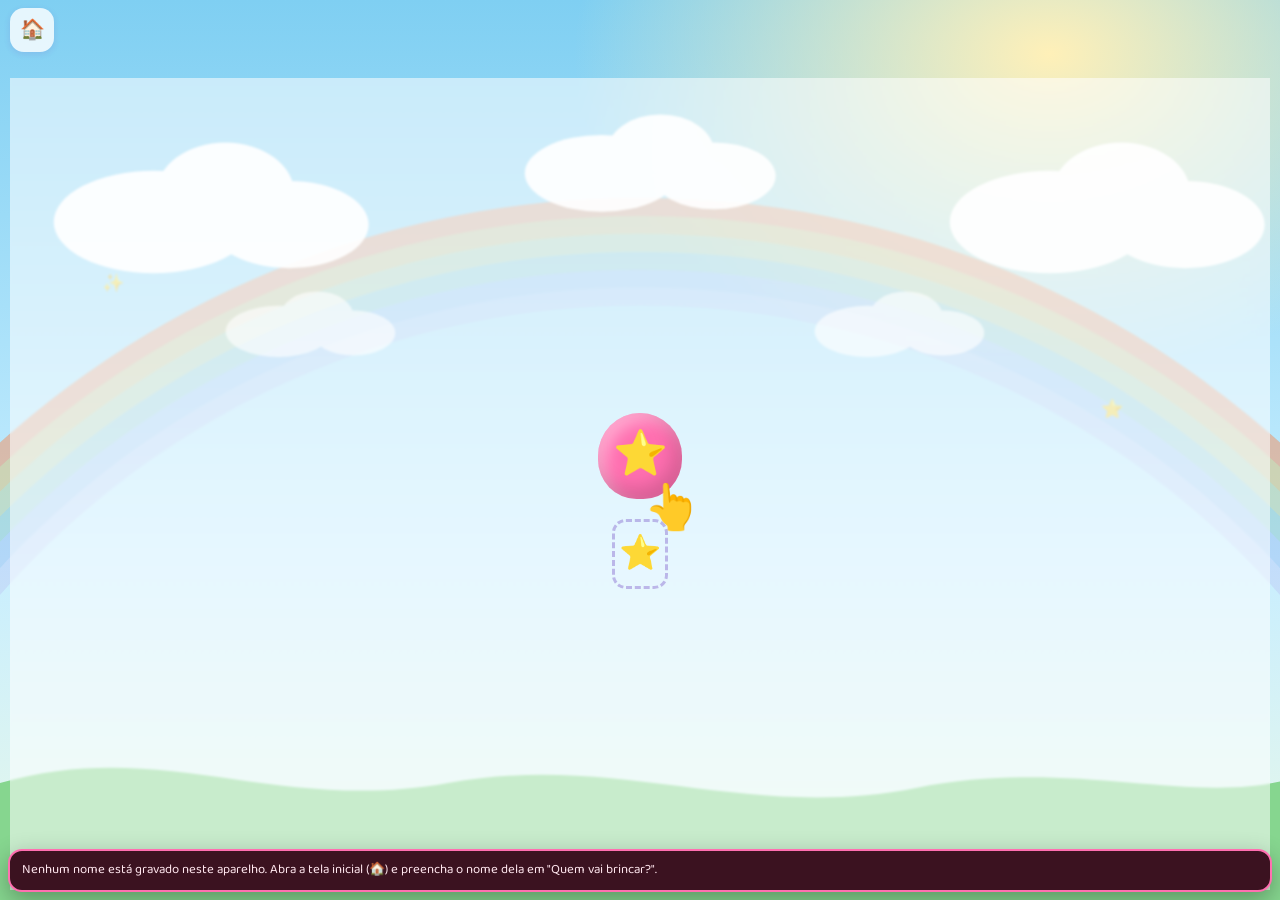
<file: nome.html>
<!DOCTYPE html>
<html lang="pt-BR">
<head>
<meta charset="UTF-8">
<meta name="viewport" content="width=device-width, initial-scale=1.0, maximum-scale=1.0, user-scalable=no, viewport-fit=cover">
<meta name="robots" content="noindex, nofollow">
<title>Balões do Nome</title>
<link rel="preconnect" href="https://fonts.googleapis.com">
<link rel="preconnect" href="https://fonts.gstatic.com" crossorigin>
<link href="https://fonts.googleapis.com/css2?family=Baloo+2:wght@600;800&display=swap" rel="stylesheet">
<style>
:root{
  --lilas:#EFE3FF; --rosa-claro:#FFE4F2;
  --roxo:#6B3FBF; --roxo-escuro:#4A2A87;
  --rosa:#FF6FB0; --turquesa:#35CFC9; --amarelo:#FFD34A;
}
*{ box-sizing:border-box; margin:0; padding:0; -webkit-tap-highlight-color:transparent; }
html,body{ height:100%; overflow:hidden; }
body{
  font-family:'Baloo 2','Segoe UI Rounded','SF Pro Rounded',system-ui,sans-serif;
  color:#40276E;
  display:flex; flex-direction:column;
  padding:calc(8px + env(safe-area-inset-top)) 10px calc(10px + env(safe-area-inset-bottom));
  user-select:none; touch-action:manipulation;
}

.barra{ display:flex; align-items:center; gap:8px; flex:0 0 auto; margin-bottom:6px; }
.icone{
  border:none; background:rgba(255,255,255,.8); color:var(--roxo);
  font-family:inherit; font-weight:800; font-size:20px;
  width:44px; height:44px; border-radius:14px; cursor:pointer;
  box-shadow:0 2px 6px rgba(107,63,191,.14);
}
#recado{
  position:fixed; left:8px; right:8px; bottom:8px; z-index:80;
  background:#3B1220; color:#FFE6EE; border:2px solid var(--rosa); border-radius:14px;
  padding:10px 12px; font-size:13px; line-height:1.45; cursor:pointer;
  box-shadow:0 8px 24px rgba(0,0,0,.3);
}
#recado.escondida{ display:none; }

/* ---------- o varal: onde o nome vai se formando ---------- */
#varal{
  flex:0 0 auto; display:flex; justify-content:center; align-items:flex-end;
  gap:6px; padding:8px 4px 12px; flex-wrap:wrap;
}
.vaga{
  position:relative;
  width:var(--vaga, 44px); height:calc(var(--vaga, 44px) * 1.25);
  border-radius:14px;
  border:3px dashed rgba(107,63,191,.28);
  background:rgba(255,255,255,.6);
  display:flex; align-items:center; justify-content:center;
  font-size:calc(var(--vaga, 44px) * 0.62); font-weight:800;
  /* letra invisível enquanto não for a vez: ver todas de uma vez
     confundiria mais do que ajudaria */
  color:transparent;
  transition:color .2s ease, transform .2s ease;
}

.vaga.cheia{
  border-style:solid; border-color:#fff; color:#fff;
  background:linear-gradient(180deg,#FF8FC0 0%,#E3488F 100%);
  box-shadow:0 4px 0 #C43A79;
  animation:vagaEnche .45s cubic-bezier(.2,1.6,.4,1) both;
}

/* A VAGA DA VEZ NÃO REVELA A LETRA.

   Ela já sabe escrever o próprio nome e sabe qual letra vem depois.
   Mostrar a letra aqui transformaria o jogo em cópia: bastaria achar
   o desenho igual, sem saber nada. A vaga só marca a posição da vez. */
.vaga.dica{
  border-style:solid; border-color:var(--amarelo);
  background:#FFF6C9;
  box-shadow:0 0 0 4px rgba(255,211,74,.45), 0 4px 0 #E0B93C;
  animation:vagaChama 1.4s ease-in-out infinite;
}
.vaga.dica::after{
  content:"▲";
  position:absolute; bottom:-19px; left:0; right:0;
  font-size:13px; color:var(--amarelo);
  animation:setaSobe 1.4s ease-in-out infinite;
}
.vaga.errou{ animation:vagaSacode .4s ease-in-out; }

@keyframes vagaEnche{
  0%  { transform:scale(.3) rotate(-18deg); }
  100%{ transform:scale(1) rotate(0); }
}
@keyframes vagaChama{
  0%,100%{ transform:scale(1); }
  50%    { transform:scale(1.12); }
}
@keyframes setaSobe{
  0%,100%{ transform:translateY(0);   opacity:.5; }
  50%    { transform:translateY(-4px); opacity:1; }
}
@keyframes vagaSacode{
  0%,100%{ transform:translateX(0); }
  25%    { transform:translateX(-7px); }
  75%    { transform:translateX(7px); }
}

/* ---------- o céu com os balões ---------- */
#ceu{ flex:1; min-height:0; position:relative; overflow:hidden; }

.balao{
  position:absolute; cursor:pointer; border:none; padding:0;
  background:none; font-family:inherit;
  will-change:transform;
}
.balao .corpo{
  width:100%; height:82%;
  border-radius:50% 50% 46% 46%;
  display:flex; align-items:center; justify-content:center;
  font-weight:800; color:#fff;
  text-shadow:0 3px 5px rgba(0,0,0,.28);
  box-shadow:inset -8px -10px 18px rgba(0,0,0,.16), inset 8px 8px 16px rgba(255,255,255,.4);
  position:relative;
}
.balao .corpo::after{           /* brilho de balão */
  content:""; position:absolute; left:22%; top:14%;
  width:22%; height:16%; border-radius:50%;
  background:rgba(255,255,255,.65);
}
.balao .cordinha{
  width:2px; height:18%; margin:0 auto;
  background:rgba(255,255,255,.75);
}
/* o balão sobe e bamboleia ao mesmo tempo: duas camadas, porque uma
   só teria de misturar as duas animações no mesmo transform */
.balao.subindo{ animation:sobe linear forwards; }
@keyframes sobe{
  from{ transform:translate3d(0,0,0); }
  to  { transform:translate3d(0,-135vh,0); }
}
.balao .oscila{
  width:100%; height:100%;
  animation:bamboleia 3.4s ease-in-out infinite;
}
@keyframes bamboleia{
  0%,100%{ transform:translate3d(0,0,0)     rotate(-4deg); }
  50%    { transform:translate3d(10px,0,0)  rotate(4deg); }
}

.balao.estourou{ animation:estoura .32s ease-out forwards; pointer-events:none; }
@keyframes estoura{
  0%  { transform:scale(1);   opacity:1; }
  40% { transform:scale(1.35); opacity:.9; }
  100%{ transform:scale(.2);  opacity:0; }
}
.balao.errou{ animation:balanca .4s ease-in-out; }
@keyframes balanca{
  0%,100%{ transform:translate3d(0,0,0); }
  25%    { transform:translate3d(-8px,0,0); }
  75%    { transform:translate3d(8px,0,0); }
}

.faisca{ position:absolute; pointer-events:none; font-size:20px;
  animation:faiscaVoa .6s ease-out forwards; }
@keyframes faiscaVoa{
  from{ transform:translate3d(0,0,0) scale(.6); opacity:1; }
  to  { transform:translate3d(var(--fx,0), var(--fy,-40px),0) scale(1.3); opacity:0; }
}

/* ---------- como se joga, sem uma palavra ----------
   A instrução era falada. Sem voz, uma demonstração animada: um dedo
   toca um balão, o balão estoura e a letra vai para o varal. Some
   sozinha no primeiro toque dela. */
#comoJoga{
  position:absolute; inset:0; z-index:20;
  display:flex; align-items:center; justify-content:center;
  background:rgba(255,255,255,.55);
  backdrop-filter:blur(1px);
}
#comoJoga.escondido{ display:none; }
#comoJoga .palco{ position:relative; width:180px; height:210px; }
#comoJoga .balaoDemo{
  position:absolute; left:50%; top:34px; transform:translateX(-50%);
  width:84px; height:105px;
  animation:demoBalao 3s ease-in-out infinite;
}
#comoJoga .balaoDemo .corpo{
  width:100%; height:82%; border-radius:50% 50% 46% 46%;
  background:#FF6FB0; color:#fff; font-weight:800; font-size:44px;
  display:flex; align-items:center; justify-content:center;
  box-shadow:inset -8px -10px 18px rgba(0,0,0,.16), inset 8px 8px 16px rgba(255,255,255,.4);
}
#comoJoga .dedo{
  position:absolute; left:52%; top:96px; font-size:44px;
  animation:demoDedo 3s ease-in-out infinite;
}
#comoJoga .vagaDemo{
  position:absolute; left:50%; bottom:0; transform:translateX(-50%);
  width:56px; height:70px; border-radius:14px;
  border:3px dashed rgba(107,63,191,.35);
  display:flex; align-items:center; justify-content:center;
  font-size:34px; font-weight:800; color:var(--roxo);
  animation:demoVaga 3s ease-in-out infinite;
}
@keyframes demoDedo{
  0%,20%  { transform:translate(0, 30px) rotate(-8deg); opacity:0; }
  35%     { transform:translate(0, 0)    rotate(0);     opacity:1; }
  45%,100%{ transform:translate(0, 0)    rotate(0);     opacity:.15; }
}
@keyframes demoBalao{
  0%,40%  { transform:translateX(-50%) scale(1);   opacity:1; }
  52%     { transform:translateX(-50%) scale(1.25); opacity:.9; }
  60%,100%{ transform:translateX(-50%) scale(.2);  opacity:0; }
}
@keyframes demoVaga{
  0%,58%  { background:transparent; color:transparent; border-style:dashed; }
  68%,100%{ background:linear-gradient(180deg,#FF8FC0,#E3488F); color:#fff; border-style:solid; border-color:#fff; }
}

/* ---------- prêmio ---------- */
#festa{
  position:fixed; inset:0; z-index:100; display:none;
  align-items:center; justify-content:center; flex-direction:column; gap:12px;
  padding:22px; text-align:center;
  background:radial-gradient(circle at 50% 40%, #FFF9DC 0%, #FFE9F4 55%, #EFE0FF 100%);
}
#festa.visivel{ display:flex; }
#festa .nomeGrande{
  font-size:clamp(38px,13vw,68px); font-weight:800; color:var(--roxo);
  -webkit-text-stroke:3px #fff; paint-order:stroke fill;
  text-shadow:0 5px 0 rgba(74,42,135,.2);
}
#festa .amiga{
  width:min(50vw,180px); aspect-ratio:1; border-radius:50%; overflow:hidden;
  border:6px solid var(--amarelo); background:#fff;
  box-shadow:0 10px 26px rgba(107,63,191,.3);
}
#festa .amiga img{ width:100%; height:100%; object-fit:cover; object-position:center 34%; }
#festa .botao{
  border:none; border-radius:24px; cursor:pointer; font-family:inherit;
  font-weight:800; font-size:21px; color:#fff; padding:16px 30px;
  background:linear-gradient(180deg,var(--rosa),#E3488F); box-shadow:0 5px 0 #C43A79;
}
</style>
<link rel="stylesheet" href="cenario.css">
</head>
<body>
<div class="cenario-chao"></div>
<div class="cenario-brilho" style="left:8%;  top:30%; animation-delay:0s">✨</div>
<div class="cenario-brilho" style="left:86%; top:44%; animation-delay:1.6s">⭐</div>

<div id="recado" class="escondida"></div>

<div class="barra">
  <button class="icone" id="btnCasa" aria-label="Voltar aos jogos">🏠</button>
</div>

<div id="varal"></div>
<div id="ceu">
  <div id="comoJoga">
    <div class="palco">
      <div class="balaoDemo"><div class="corpo">⭐</div></div>
      <div class="dedo" aria-hidden="true">👆</div>
      <div class="vagaDemo">⭐</div>
    </div>
  </div>
</div>

<div id="festa">
  <div class="amiga" id="festaAmiga"></div>
  <div class="nomeGrande" id="festaNome"></div>
  <button class="botao" id="btnDeNovo">Brincar de novo</button>
</div>

<script src="frases.js"></script>
<script src="perfil.js"></script>
<script src="album.js"></script>
<script>
/* ===================================================================
   BALÕES DO NOME

   Não é exercício de alfabetização: é estourar balão. A letra é o que
   está escrito no balão, e o acerto é o que faz ele estourar.

   Três decisões que separam brincadeira de lição:

   1. Nada de errado acontece. Tocar no balão errado faz ele balançar
      e a voz dizer qual é a letra da vez. Sem perder, sem voltar.

   2. Os balões sobem sozinhos. Se ela demora, o balão escapa pelo topo
      e outro igual entra depois — a letra certa nunca some de vez.
      A pressa vem do movimento, não de cronômetro.

   3. O nome dela aparece se formando no varal, letra por letra. É o
      prêmio acontecendo em tempo real, não só no fim.
   =================================================================== */

const $ = id => document.getElementById(id);

addEventListener("error", e => {
  const r = $("recado");
  if(!r) return;
  r.textContent = "Erro: " + e.message + (e.lineno ? " (linha " + e.lineno + ")" : "");
  r.classList.remove("escondida");
});
$("recado").addEventListener("click", () => $("recado").classList.add("escondida"));

const dizer = t => { if(typeof fala === "function") try{ fala(t); }catch(e){} };
const som   = f => { if(typeof f === "function") try{ f(); }catch(e){} };

/* cores alegres para os balões, sorteadas sem repetir a da vizinha */
const CORES = ["#FF6FB0","#5FC4E8","#FFC93C","#8B5CE0","#4FCB8B","#FF8A5C","#E85D9C","#3FBFC4"];

let nome = "", letras = [], posicao = 0, rodando = false;
let relogioSolta = null, contadorId = 0;

function letrasDoNome(){
  const n = (typeof nomeDela === "function") ? nomeDela() : "";
  return n.toUpperCase().replace(/[^A-ZÀ-Ú]/g, "").split("");
}

/* ---------- o varal ---------- */
function montaVaral(){
  const v = $("varal");
  v.innerHTML = "";
  // as vagas encolhem conforme o nome cresce, para caber sem quebrar linha
  const largura = Math.min(56, Math.max(26, Math.floor((v.clientWidth - 20) / letras.length) - 6));
  v.style.setProperty("--vaga", largura + "px");

  letras.forEach((L, i) => {
    const d = document.createElement("div");
    d.className = "vaga";
    d.dataset.i = i;
    d.textContent = L;
    v.appendChild(d);
  });
  atualizaVaral();
}

function atualizaVaral(){
  document.querySelectorAll(".vaga").forEach((d, i) => {
    d.classList.toggle("cheia", i < posicao);
    d.classList.toggle("dica", i === posicao);
  });
}

/* ---------- balões ---------- */
function soltaBalao(letra, forcada){
  const ceu = $("ceu");
  const L = ceu.clientWidth, A = ceu.clientHeight;
  if(L < 40) return;

  const tam = Math.max(54, Math.min(92, Math.round(L / 5.2)));
  const b = document.createElement("button");
  b.className = "balao";
  b.style.width = tam + "px";
  b.style.height = Math.round(tam * 1.25) + "px";
  b.style.left = Math.round(Math.random() * (L - tam)) + "px";
  b.style.top  = A + "px";
  b.dataset.letra = letra;
  b.dataset.id = ++contadorId;

  const cor = CORES[Math.floor(Math.random() * CORES.length)];
  b.innerHTML =
    '<div class="oscila">' +
      '<div class="corpo" style="background:' + cor + '; font-size:' + Math.round(tam * .58) + 'px">' +
        letra +
      '</div><div class="cordinha"></div>' +
    '</div>';
  // cada balão começa o bamboleio num ponto diferente, senão sobem em bloco
  b.querySelector(".oscila").style.animationDelay = (-Math.random() * 3.4).toFixed(2) + "s";

  // subida mais lenta quando é a letra da vez, para ela ter tempo de mirar
  const segundos = forcada ? 9 : (7 + Math.random() * 3);
  b.style.animationDuration = segundos + "s";
  b.classList.add("subindo");

  b.addEventListener("click", () => tocaBalao(b));
  b.addEventListener("animationend", e => {
    if(e.animationName === "sobe") b.remove();
  });

  ceu.appendChild(b);
}

function letraDaVez(){ return letras[posicao]; }

/* A ajuda automática que acendia o balão certo foi removida: ela sabe a
   ordem, e o halo entregaria a resposta. O retorno de erro continua —
   o balão balança e a vaga da vez sacode. */

/* Garante que a letra da vez esteja sempre no céu. Sem isto ela pode
   ficar olhando balões que não servem, e a brincadeira trava. */
function garanteLetraCerta(){
  const alvo = letraDaVez();
  if(!alvo) return;
  const existe = Array.from(document.querySelectorAll(".balao"))
    .some(b => b.dataset.letra === alvo && !b.classList.contains("estourou"));
  if(!existe) soltaBalao(alvo, true);
}

function proximoBalao(){
  if(!rodando) return;
  const alvo = letraDaVez();
  if(!alvo) return;

  // metade das vezes solta a letra certa; o resto são distrações
  const outras = letras.filter(x => x !== alvo);
  const usaCerta = Math.random() < 0.5 || !outras.length;
  soltaBalao(usaCerta ? alvo : outras[Math.floor(Math.random() * outras.length)]);
  garanteLetraCerta();

  relogioSolta = setTimeout(proximoBalao, 1100 + Math.random() * 700);
}

/* ---------- toque ---------- */
function escondeComoJoga(){
  const d = $("comoJoga");
  if(d) d.classList.add("escondido");
}

function tocaBalao(b){
  if(!rodando || b.classList.contains("estourou")) return;
  escondeComoJoga();
  const alvo = letraDaVez();

  if(b.dataset.letra !== alvo){
    // errar não custa nada: só um empurrãozinho e a dica falada
    b.classList.remove("errou");
    void b.offsetWidth;
    b.classList.add("errou");
    som(typeof somErrou === "function" ? somErrou : null);
    // sem voz para dizer qual é a letra, a vaga da vez sacode e chama o olhar
    const vaga = document.querySelector(".vaga.dica");
    if(vaga){
      vaga.classList.remove("errou");
      void vaga.offsetWidth;
      vaga.classList.add("errou");
    }
    return;
  }

  b.classList.add("estourou");
  setTimeout(() => b.remove(), 320);
  faiscas(b);
  som(typeof somAchou === "function" ? somAchou : null);

  posicao++;
  atualizaVaral();

  if(posicao >= letras.length){ terminou(); return; }
  garanteLetraCerta();
}

function faiscas(b){
  const ceu = $("ceu");
  const x = parseFloat(b.style.left) + b.offsetWidth / 2;
  const y = parseFloat(b.style.top) + b.offsetHeight / 2;
  const t = b.getBoundingClientRect();
  const c = ceu.getBoundingClientRect();
  const px = t.left - c.left + t.width / 2;
  const py = t.top - c.top + t.height / 2;

  for(let i = 0; i < 7; i++){
    const f = document.createElement("div");
    f.className = "faisca";
    f.textContent = ["✨","⭐","💖"][i % 3];
    f.style.left = px + "px";
    f.style.top  = py + "px";
    f.style.setProperty("--fx", (Math.random() * 80 - 40) + "px");
    f.style.setProperty("--fy", (-30 - Math.random() * 50) + "px");
    ceu.appendChild(f);
    setTimeout(() => f.remove(), 650);
  }
}

/* ---------- fim ---------- */
function terminou(){
  rodando = false;
  clearTimeout(relogioSolta);
  document.querySelectorAll(".balao").forEach(b => b.remove());

  const foto = (typeof imgDaAmiga === "function") ? imgDaAmiga() : null;
  $("festaAmiga").innerHTML = foto ? '<img src="' + foto + '" alt="">' : "🦄";
  $("festaNome").textContent = nome;
  $("festa").classList.add("visivel");

  som(typeof somVitoria === "function" ? somVitoria : null);
  setTimeout(() => dizer("Você escreveu " + nome + "! Todinho, sozinha!"), 300);

  if(typeof concluiuDesafio === "function"){
    const m = concluiuDesafio();
    setTimeout(() => {
      if(typeof premiar === "function"){
        premiar(() => { if(m.completouAgora && typeof festejaMissao === "function") festejaMissao(); });
      }
    }, 2200);
  }
}

/* ---------- início ---------- */
function comeca(){
  letras = letrasDoNome();
  nome = (typeof nomeDela === "function") ? nomeDela() : "";

  if(letras.length < 2){
    $("recado").textContent = "Nenhum nome está gravado neste aparelho. Abra a tela inicial (🏠) e preencha o nome dela em \"Quem vai brincar?\".";
    $("recado").classList.remove("escondida");
    return;
  }

  posicao = 0;
  rodando = true;
  $("festa").classList.remove("visivel");
  montaVaral();
  document.querySelectorAll(".balao").forEach(b => b.remove());

  som(typeof somComeco === "function" ? somComeco : null);

  // a demonstração usa uma estrela, não uma letra: ela ensina o gesto
  // (tocar no balão, a coisa vai para a vaga) sem entregar resposta
  const demo = $("comoJoga");
  if(demo) demo.classList.remove("escondido");

  clearTimeout(relogioSolta);
  proximoBalao();
}

$("ceu").addEventListener("pointerdown", escondeComoJoga);
$("btnCasa").addEventListener("click", () => { location.href = "index.html"; });
$("btnDeNovo").addEventListener("click", comeca);
addEventListener("resize", () => { if(letras.length) montaVaral(); });

comeca();
</script>
</body>
</html>
</file>
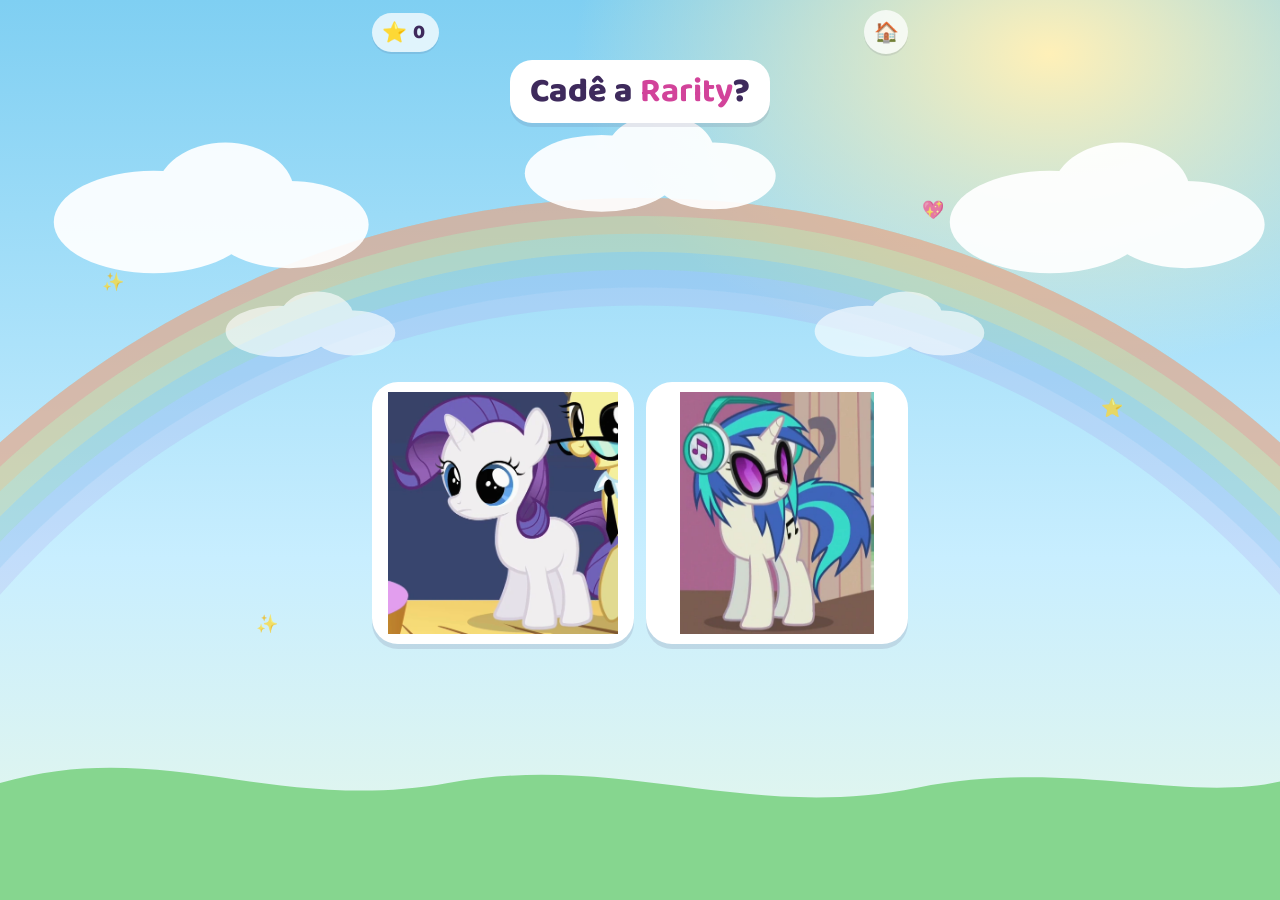
<file: poneis.html>
<!DOCTYPE html>
<html lang="pt-BR">
<head>
<meta charset="utf-8">
<meta name="viewport" content="width=device-width, initial-scale=1, viewport-fit=cover">
<title>Cadê o Pônei?</title>
<link rel="preconnect" href="https://fonts.googleapis.com">
<link rel="preconnect" href="https://fonts.gstatic.com" crossorigin>
<link href="https://fonts.googleapis.com/css2?family=Baloo+2:wght@600;800&family=Nunito:wght@600;800&display=swap" rel="stylesheet">
<link rel="stylesheet" href="css/estilo.css">

<link rel="stylesheet" href="cenario.css">
</head>
<body>
<div class="cenario-chao"></div>
<div class="cenario-brilho" style="left:8%;  top:30%; animation-delay:0s">✨</div>
<div class="cenario-brilho" style="left:86%; top:44%; animation-delay:1.6s">⭐</div>
<div class="cenario-brilho" style="left:20%; top:68%; animation-delay:3.1s">✨</div>
<div class="cenario-brilho" style="left:72%; top:22%; animation-delay:4.4s">💖</div>
<div id="app">

  <div class="hud">
    <div class="estrelas">⭐ <span id="placar">0</span></div>
    <div class="hud-dir">
      <button class="btn-icone" id="btnCasa" aria-label="Voltar ao início">🏠</button>
    </div>
  </div>

  <div class="recado escondida" id="recado"></div>


  <section class="tela escondida" id="jogo">
    <div class="pergunta">
      <div class="balao">Cadê <span id="artigo">a</span> <b id="nome">…</b>?</div>
    </div>
    <div class="cartas" id="cartas"></div>
  </section>

  <section class="tela escondida" id="sumiu">
    <div class="pergunta">
      <div class="balao" id="balaoSumiu">Olha bem…</div>
    </div>
    <div id="tabuleiro"></div>
    <div class="rotulo" id="rotuloOpcoes"></div>
    <div id="opcoes"></div>
  </section>

</div>

<script src="frases.js"></script>
<script src="perfil.js"></script>
<script src="album.js"></script>
<script src="personagens.js"></script>
<script src="poneis.js"></script>
<script src="jogo.js"></script>
<script src="caminho.js"></script>

</body>
</html>
</file>
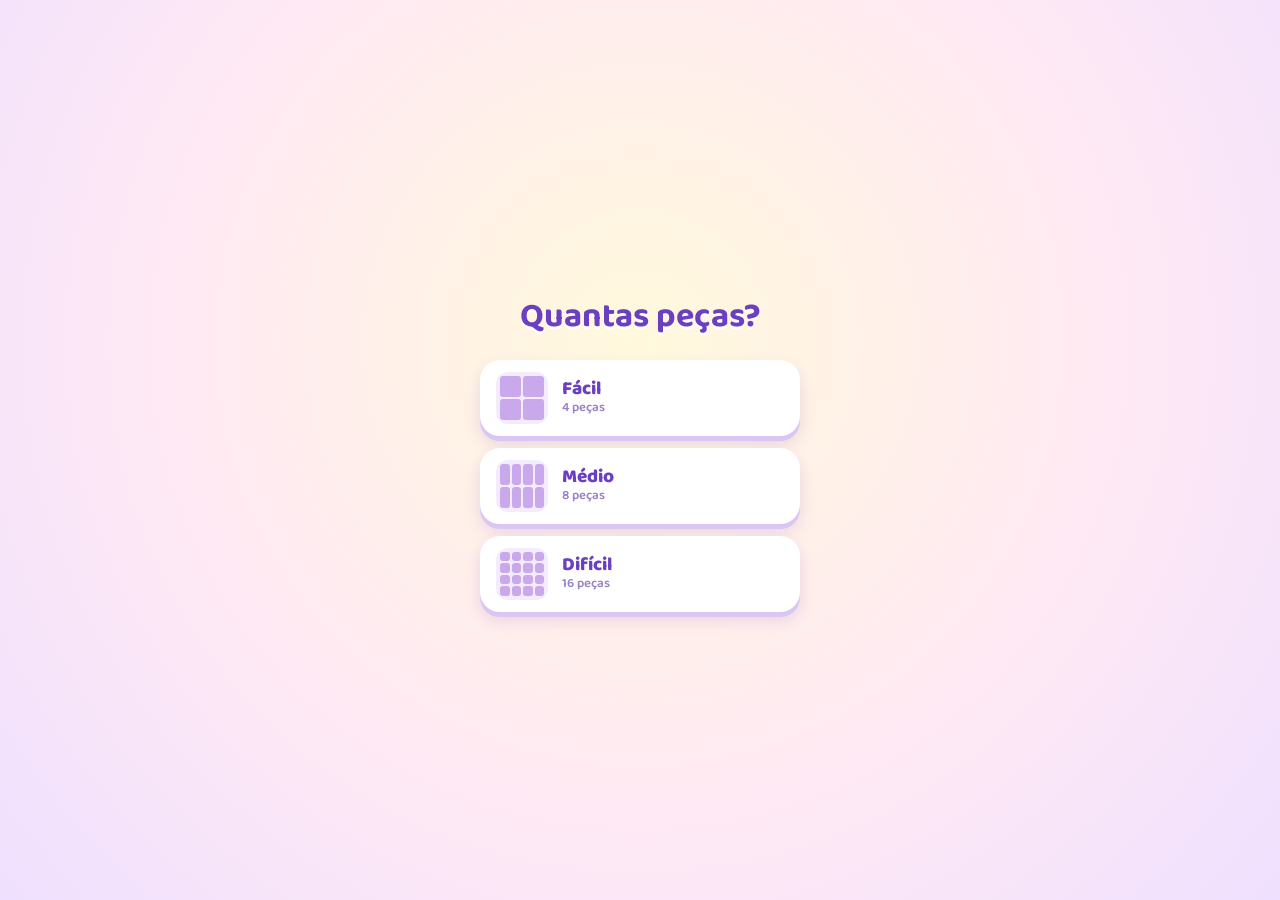
<file: quebracabeca.html>
<!DOCTYPE html>
<html lang="pt-BR">
<head>
<meta charset="UTF-8">
<meta name="viewport" content="width=device-width, initial-scale=1.0, maximum-scale=1.0, user-scalable=no, viewport-fit=cover">
<meta name="robots" content="noindex, nofollow">
<title>Monta a Pônei</title>
<link rel="preconnect" href="https://fonts.googleapis.com">
<link rel="preconnect" href="https://fonts.gstatic.com" crossorigin>
<link href="https://fonts.googleapis.com/css2?family=Baloo+2:wght@600;800&display=swap" rel="stylesheet">
<style>
/* ============================================================
   MONTA A PÔNEI — quebra-cabeça

   Cada peça é a mesma foto com o enquadramento deslocado por CSS.
   Nenhum recorte é gerado, nenhuma imagem nova entra na pasta.

   POR QUE ESTA PÁGINA NÃO DEPENDE DE NADA:
   as duas versões anteriores travaram numa tela de espera. A causa
   não foi o quebra-cabeça em si, foi o que eu pendurei em volta —
   esperar a imagem confirmar antes de montar, e fazer isso dentro de
   uma função async, onde o erro vira rejeição silenciosa e nem o
   aviso de falha aparece.

   Aqui a lista de pôneis está escrita nesta página, o tabuleiro é
   montado de imediato, e album.js/personagens.js são usados só se
   existirem: para preferir uma pônei que ela já ganhou, e para
   entregar o prêmio no fim. Faltando os dois, o jogo funciona igual.

   Cada lugar vazio mostra a própria peça bem apagada, como sombra.
   Aos 4 anos é isso que torna o quebra-cabeça possível: ela compara
   em vez de imaginar. Peça no lugar errado só faz o lugar balançar.
   ============================================================ */
:root{ --roxo:#6B3FBF; --rosa:#FF6FB0; --amarelo:#FFD34A; }
*{ box-sizing:border-box; margin:0; padding:0; -webkit-tap-highlight-color:transparent; }
html,body{ height:100%; }
body{
  font-family:'Baloo 2','Segoe UI Rounded',system-ui,sans-serif;
  color:#40276E; user-select:none; touch-action:manipulation; overflow:hidden;
}
#app{
  height:100dvh; display:flex; flex-direction:column;
  padding:max(10px,env(safe-area-inset-top)) 12px max(10px,env(safe-area-inset-bottom));
  max-width:560px; margin:0 auto;
}
.hud{ display:flex; align-items:center; gap:8px; min-height:44px; }
.btn-icone{
  width:44px; height:44px; border:0; border-radius:999px;
  background:rgba(255,255,255,.78); font-size:20px; cursor:pointer;
  box-shadow:0 2px 0 rgba(62,42,92,.12);
}
.btn-icone:active{ transform:translateY(2px); box-shadow:none; }
.balao{
  margin-left:auto; background:#fff; border-radius:20px; padding:9px 16px;
  font-weight:800; font-size:clamp(15px,4.6vw,20px);
  box-shadow:0 4px 0 rgba(62,42,92,.10);
}
.balao b{ color:#D2439A; }
.versao{ font-size:10px; font-weight:600; color:#B0A0CC; margin-left:6px; }

#recado{
  margin-top:8px; padding:10px 13px; border-radius:14px;
  background:#3B1220; color:#FFE6EE; border:2px solid var(--rosa);
  font-size:12.5px; line-height:1.5; cursor:pointer; word-break:break-word;
}
#recado.escondida{ display:none; }

#tabuleiro{
  flex:0 0 auto; width:min(78vw, 300px); margin:10px auto 0;
  aspect-ratio:1; display:grid; gap:3px;
  padding:6px; border-radius:22px; background:rgba(255,255,255,.5);
  box-shadow:inset 0 2px 8px rgba(107,63,191,.18), 0 6px 16px rgba(107,63,191,.2);
}
.lugar{
  position:relative; border-radius:8px; overflow:hidden;
  background:#F0E8FA; transition:transform .2s ease;
}
/* a sombra é um elemento de verdade, com o recorte escrito nele:
   'background:inherit' em pseudo-elemento não é confiável entre
   navegadores, e tabuleiro invisível é igual a tabuleiro que não
   nasceu */
.lugar .sombra{
  position:absolute; inset:0; background-repeat:no-repeat;
  opacity:.17; filter:grayscale(.55);
  transition:opacity .3s ease, filter .3s ease;
}
.lugar.cheio .sombra{ opacity:1; filter:none; }
.lugar.cheio{ animation:encaixa .45s cubic-bezier(.2,1.6,.4,1); }
@keyframes encaixa{ 0%{transform:scale(1.3)} 60%{transform:scale(.95)} 100%{transform:scale(1)} }
.lugar.recusa{ animation:naoEai .4s ease; }
@keyframes naoEai{
  0%,100%{ transform:translateX(0); }
  30%{ transform:translateX(-7px) rotate(-3deg); }
  70%{ transform:translateX(7px) rotate(3deg); }
}

#pecas{
  flex:1; min-height:0; margin-top:12px;
  display:flex; flex-wrap:wrap; align-content:center; justify-content:center;
  gap:8px; padding:8px;
}
/* a peça encolhe conforme o desafio cresce: 16 peças no tamanho de
   4 não caberiam na bandeja, e a criança teria que rolar a tela */
.peca{
  width:var(--peca, clamp(52px, 17vw, 76px)); aspect-ratio:1;
  border:0; padding:0; cursor:pointer;
  border-radius:12px; background-repeat:no-repeat; background-color:#fff;
  box-shadow:0 0 0 3px #fff, 0 4px 10px rgba(62,42,92,.3);
  animation:balanca 3s ease-in-out infinite;
  transition:transform .2s ease, box-shadow .2s ease;
}
.peca:nth-child(2n){ animation-delay:.4s; }
.peca:nth-child(3n){ animation-delay:.9s; }
@keyframes balanca{
  0%,100%{ transform:translateY(0) rotate(-2deg); }
  50%{ transform:translateY(-5px) rotate(2deg); }
}
.peca.escolhida{
  animation:none; transform:scale(1.14);
  box-shadow:0 0 0 4px var(--amarelo), 0 0 20px rgba(255,201,60,.9);
}

/* ---------- a escolha do tamanho ----------
   Igual ao jogo da memória: ela escolhe, e a escolha fica guardada
   para a próxima vez. Deixar o contador de vitórias decidir sozinho
   tirava dela a chance de repetir o que gosta. */
#nivel{
  position:fixed; inset:0; z-index:150; display:flex;
  align-items:center; justify-content:center; flex-direction:column; gap:16px;
  padding:24px; text-align:center;
  background:radial-gradient(circle at 50% 38%, #FFF9DC 0%, #FFE9F4 55%, #EFE0FF 100%);
}
#nivel.escondida{ display:none; }
#nivel h2{ font-size:clamp(24px,7vw,34px); color:var(--roxo); text-shadow:0 3px 0 #fff; }
#nivel .opcoes{ display:flex; flex-direction:column; gap:12px; width:min(86vw,320px); }
#nivel button{
  display:flex; align-items:center; gap:14px;
  border:0; cursor:pointer; font-family:inherit; text-align:left;
  padding:12px 16px; border-radius:20px; background:#fff;
  box-shadow:0 5px 0 #D9C6F2, 0 8px 16px rgba(107,63,191,.16);
}
#nivel button:active{ transform:translateY(4px); box-shadow:0 1px 0 #D9C6F2; }
#nivel .amostra{
  width:52px; height:52px; flex:0 0 52px; display:grid; gap:2px;
  padding:4px; border-radius:12px; background:#F3ECFF;
}
#nivel .amostra i{ background:#C9A8EC; border-radius:3px; display:block; }
#nivel .txt{ font-size:19px; font-weight:800; color:var(--roxo); line-height:1.15; }
#nivel .txt small{ display:block; font-size:13px; font-weight:600; color:#9A83C4; }

#pronto{
  position:fixed; inset:0; z-index:200; display:none;
  align-items:center; justify-content:center; flex-direction:column; gap:14px;
  padding:24px; text-align:center;
  background:radial-gradient(circle at 50% 40%, #FFF9DC 0%, #FFE9F4 55%, #EFE0FF 100%);
}
#pronto.visivel{ display:flex; }
#pronto .moldura{
  width:min(62vw,240px); aspect-ratio:1; border-radius:50%;
  overflow:hidden; border:6px solid var(--amarelo); background:#fff;
  box-shadow:0 12px 34px rgba(107,63,191,.3);
  animation:prontoEntra .6s cubic-bezier(.2,1.5,.4,1) both;
}
#pronto .moldura img{ width:100%; height:100%; object-fit:cover; object-position:center 30%; }
@keyframes prontoEntra{
  0%{ transform:scale(.3) rotate(-16deg); opacity:0; }
  100%{ transform:scale(1) rotate(0); opacity:1; }
}
#pronto .nome{ font-size:clamp(26px,8vw,40px); font-weight:800; color:var(--roxo); text-shadow:0 3px 0 #fff; }

.faisca{
  position:fixed; pointer-events:none; font-size:24px; z-index:210;
  animation:faiscaSobe 1.4s ease-out forwards;
}
@keyframes faiscaSobe{
  0%{ transform:translate(0,0) scale(.5); opacity:1; }
  100%{ transform:translate(var(--dx,0), var(--dy,-120px)) scale(1.2); opacity:0; }
}
</style>
<link rel="stylesheet" href="cenario.css">
</head>
<body>
<div class="cenario-chao"></div>
<div class="cenario-brilho" style="left:8%;  top:30%; animation-delay:0s">✨</div>
<div class="cenario-brilho" style="left:86%; top:44%; animation-delay:1.6s">⭐</div>
<div class="cenario-brilho" style="left:20%; top:68%; animation-delay:3.1s">✨</div>

<div id="app">
  <div class="hud">
    <button class="btn-icone" id="btnCasa" aria-label="Voltar ao mapa">🏠</button>
    <div class="balao">Monta <b id="quem">…</b>!<span class="versao" id="versao"></span></div>
  </div>

  <div id="recado" class="escondida"></div>
  <div id="tabuleiro"></div>
  <div id="pecas"></div>
</div>

<div id="nivel">
  <h2>Quantas peças?</h2>
  <div class="opcoes" id="opcoesNivel"></div>
</div>

<div id="pronto">
  <div class="moldura" id="prontoFoto"></div>
  <div class="nome" id="prontoNome"></div>
</div>

<script>
/* ===================================================================
   O JOGO. Roda antes de qualquer outro script, e não precisa de
   nenhum deles. Se o album.js entrar depois, melhor: o prêmio sai e
   a fase avança. Se não entrar, o quebra-cabeça funciona do mesmo
   jeito e o botão de casa volta ao mapa.
   =================================================================== */
(function(){
  var VERSAO = 'v5';

  /* Escrita aqui de propósito. Depender do album.js para saber QUAIS
     pôneis existem foi o que deixou a tela em branco duas vezes.
     Todas conferidas: têm arquivo .png na pasta imagens/. */
  var PONEIS_QC = [
    'Rarity', 'Princesa Celestia', 'Princesa Cadance', 'Apple Bloom',
    'Sweetie Belle', 'Scootaloo', 'Trixie', 'Diamond Tiara',
    'Silver Spoon', 'Cheerilee', 'Lyra Heartstrings', 'Octavia Melody',
    'DJ Pon-3', 'Coco Pommel', 'Sunburst', 'Gilda',
    'Big McIntosh', 'Babs Seed', 'Twist', 'Pipsqueak'
  ];

  var $ = function(id){ return document.getElementById(id); };
  var caminho = function(n){ return 'imagens/' + encodeURIComponent(n) + '.png'; };

  function avisa(txt){
    var r = $('recado');
    if(!r) return;
    r.textContent = txt;
    r.classList.remove('escondida');
  }
  $('recado').addEventListener('click', function(){ $('recado').classList.add('escondida'); });
  window.addEventListener('error', function(e){
    avisa('Erro: ' + e.message + (e.lineno ? ' (linha ' + e.lineno + ')' : ''));
  });

  /* o carimbo diz qual versão está no ar: duas correções minhas já
     foram engolidas por cache sem ninguém perceber */
  $('versao').textContent = VERSAO;
  $('btnCasa').addEventListener('click', function(){ location.href = 'index.html'; });

  /* De preferência uma que ela já ganhou — montar alguém que é dela
     vale mais. Mas só se o album.js estiver ali; nunca dependendo. */
  var pool = PONEIS_QC;
  try{
    if(typeof colecao === 'function'){
      var minhas = colecao().filter(function(n){ return PONEIS_QC.indexOf(n) >= 0; });
      if(minhas.length >= 3) pool = minhas;
    }
  }catch(e){}

  var ponei = pool[Math.floor(Math.random() * pool.length)];
  var foto  = caminho(ponei);

  /* ---------- os três tamanhos ----------
     4 e 16 são quadrados; 8 é 4 por 2, que é o que dá oito peças sem
     ficar comprido demais no celular. A peça encolhe junto, senão as
     dezesseis não cabem na bandeja. */
  var NIVEIS = [
    { id:'facil',  col:2, lin:2, nome:'Fácil',  peca:'clamp(56px, 18vw, 82px)' },
    { id:'medio',  col:4, lin:2, nome:'Médio',  peca:'clamp(46px, 15vw, 66px)' },
    { id:'dificil',col:4, lin:4, nome:'Difícil',peca:'clamp(36px, 11vw, 52px)' }
  ];
  var NIVEL_CHAVE = 'poneis.quebracabeca.nivel';

  function nivelGuardado(){
    try{
      var id = localStorage.getItem(NIVEL_CHAVE);
      for(var i = 0; i < NIVEIS.length; i++) if(NIVEIS[i].id === id) return NIVEIS[i];
    }catch(e){}
    return null;
  }
  function guardaNivel(id){
    try{ localStorage.setItem(NIVEL_CHAVE, id); }catch(e){}
  }

  var col = 2, lin = 2, TOTAL = 4;

  function recorte(i){
    var c = i % col, l = Math.floor(i / col);
    return {
      size: (col * 100) + '% ' + (lin * 100) + '%',
      pos:  (col > 1 ? (c / (col - 1)) * 100 : 0) + '% ' +
            (lin > 1 ? (l / (lin - 1)) * 100 : 0) + '%'
    };
  }

  var escolhida = null, postas = 0;

  function monta(nivel){
    col = nivel.col; lin = nivel.lin; TOTAL = col * lin;
    escolhida = null; postas = 0;
    document.documentElement.style.setProperty('--peca', nivel.peca);

    $('quem').textContent = ponei;

    var tab = $('tabuleiro');
    tab.innerHTML = '';
    tab.style.gridTemplateColumns = 'repeat(' + col + ', 1fr)';
    tab.style.gridTemplateRows    = 'repeat(' + lin + ', 1fr)';
    /* com 8 peças o quadro é deitado; com 4 e 16 é quadrado */
    tab.style.aspectRatio = col + ' / ' + lin;

    for(var i = 0; i < TOTAL; i++){
      (function(i){
        var r = recorte(i);
        var d = document.createElement('div');
        d.className = 'lugar';
        d.setAttribute('data-i', i);

        var s = document.createElement('div');
        s.className = 'sombra';
        s.style.backgroundImage    = 'url("' + foto + '")';
        s.style.backgroundSize     = r.size;
        s.style.backgroundPosition = r.pos;
        d.appendChild(s);

        d.addEventListener('click', function(){ encaixa(d); });
        tab.appendChild(d);
      })(i);
    }

    var ordem = [];
    for(var k = 0; k < TOTAL; k++) ordem.push(k);
    ordem.sort(function(){ return Math.random() - 0.5; });

    var caixa = $('pecas');
    caixa.innerHTML = '';
    ordem.forEach(function(i){
      var r = recorte(i);
      var b = document.createElement('button');
      b.className = 'peca';
      b.setAttribute('data-i', i);
      b.setAttribute('aria-label', 'Peça ' + (i + 1));
      b.style.backgroundImage    = 'url("' + foto + '")';
      b.style.backgroundSize     = r.size;
      b.style.backgroundPosition = r.pos;
      b.addEventListener('click', function(){ escolhe(b); });
      caixa.appendChild(b);
    });

    /* A imagem é conferida DEPOIS, com o jogo já na tela. Se o arquivo
       não vier, o aviso aparece e o tabuleiro continua ali — nunca uma
       tela de espera sem fim. */
    var teste = new Image();
    teste.onerror = function(){
      avisa('A imagem de ' + ponei + ' não carregou (' + foto + '). O jogo está montado, mas sem figura.');
    };
    teste.src = foto;
  }

  /* ---------- a tela de escolha ---------- */
  function pedeNivel(){
    var cx = $('opcoesNivel');
    cx.innerHTML = '';
    NIVEIS.forEach(function(n){
      var b = document.createElement('button');
      var amostra = '<span class="amostra" style="grid-template-columns:repeat(' + n.col +
                    ',1fr); grid-template-rows:repeat(' + n.lin + ',1fr)">';
      for(var i = 0; i < n.col * n.lin; i++) amostra += '<i></i>';
      amostra += '</span>';
      b.innerHTML = amostra +
        '<span class="txt">' + n.nome +
        '<small>' + (n.col * n.lin) + ' peças</small></span>';
      b.addEventListener('click', function(){
        if(typeof somToque === 'function'){ try{ somToque(); }catch(e){} }
        guardaNivel(n.id);
        $('nivel').classList.add('escondida');
        monta(n);
      });
      cx.appendChild(b);
    });
    $('nivel').classList.remove('escondida');
  }

  /* Monta já no nível de sempre, com a tela de escolha por cima: se
     ela só quiser jogar, toca em qualquer opção e está pronto; e se
     fechar sem escolher, o jogo já está lá atrás. */
  monta(nivelGuardado() || NIVEIS[0]);
  pedeNivel();

  function escolhe(b){
    if(escolhida === b){ b.classList.remove('escolhida'); escolhida = null; return; }
    if(escolhida) escolhida.classList.remove('escolhida');
    escolhida = b;
    b.classList.add('escolhida');
    if(typeof somToque === 'function'){ try{ somToque(); }catch(e){} }
  }

  function encaixa(lugar){
    if(!escolhida || lugar.className.indexOf('cheio') >= 0) return;

    /* lugar errado não tira nada dela: balança e a peça continua
       escolhida, pronta para a próxima tentativa */
    if(lugar.getAttribute('data-i') !== escolhida.getAttribute('data-i')){
      lugar.classList.remove('recusa');
      void lugar.offsetWidth;
      lugar.classList.add('recusa');
      if(typeof somErrou === 'function'){ try{ somErrou(); }catch(e){} }
      return;
    }

    lugar.classList.add('cheio');
    escolhida.parentNode.removeChild(escolhida);
    escolhida = null;
    postas++;
    if(typeof somAchou === 'function'){ try{ somAchou(); }catch(e){} }
    faiscas(lugar);

    if(postas === TOTAL) setTimeout(terminou, 600);
  }

  function faiscas(alvo){
    var r = alvo.getBoundingClientRect();
    var s = ['✨','⭐','💖'];
    for(var i = 0; i < 6; i++){
      (function(i){
        var f = document.createElement('div');
        f.className = 'faisca';
        f.textContent = s[i % 3];
        f.style.left = (r.left + r.width / 2) + 'px';
        f.style.top  = (r.top + r.height / 2) + 'px';
        f.style.setProperty('--dx', (Math.random() * 120 - 60).toFixed(0) + 'px');
        f.style.setProperty('--dy', (-40 - Math.random() * 90).toFixed(0) + 'px');
        document.body.appendChild(f);
        setTimeout(function(){ if(f.parentNode) f.parentNode.removeChild(f); }, 1500);
      })(i);
    }
  }

  /* Fim de fase: mostra a pônei inteira e chama premiar(), se existir.
     Daí em diante quem conduz é o album.js — prêmio, contagem de
     vitória e volta ao mapa. Sem ele, volta ao mapa direto. */
  function terminou(){
    $('prontoFoto').innerHTML = '<img src="' + foto + '" alt="">';
    $('prontoNome').textContent = ponei;
    $('pronto').classList.add('visivel');
    if(typeof somVitoria === 'function'){ try{ somVitoria(); }catch(e){} }

    setTimeout(function(){
      $('pronto').classList.remove('visivel');
      if(typeof premiar === 'function') premiar();
      else location.href = 'index.html';
    }, 1900);
  }
})();
</script>

<!-- carregados DEPOIS: o jogo já está na tela quando eles chegam, e
     nenhum deles é necessário para ele funcionar -->
<script src="frases.js"></script>
<script src="perfil.js"></script>
<script src="album.js"></script>
</body>
</html>
</file>
<file: cenario.css>
/* ============================================================
   CENÁRIO  —  a camada visual compartilhada por todas as páginas

   Tudo aqui é CSS e SVG embutido: nenhuma imagem nova, nada para
   baixar, nada que possa faltar no servidor. As animações usam só
   transform e opacity, que o celular resolve na placa de vídeo —
   animar posição ou tamanho travaria em aparelho fraco.

   As camadas ficam em position:fixed atrás do conteúdo, então
   nenhuma página precisou mudar de estrutura: basta a linha
   <link rel="stylesheet" href="cenario.css"> depois do estilo próprio.
   ============================================================ */

:root{
  --ceu-alto:  #7FCFF2;
  --ceu-baixo: #C8EEFF;
  --morro:     #86D68F;
  --morro-fundo:#5FBF7A;
  --sol:       #FFF0B8;
}

/* ---------- 1. o céu ---------- */
html{
  min-height:100%;
  background:
    radial-gradient(60vw 40vw at 82% 6%, var(--sol) 0%, rgba(255,240,184,0) 62%),
    linear-gradient(180deg, var(--ceu-alto) 0%, var(--ceu-baixo) 62%, #E8F8E9 100%);
}
body{ background:transparent !important; }

/* ---------- 2. arco-íris ao fundo ---------- */
/* faixas concentricas com máscara: só a parte de cima do anel aparece */
body::before{
  content:"";
  position:fixed; left:50%; top:22vh;
  width:150vmax; height:150vmax; transform:translate(-50%,0);
  border-radius:50%;
  background:
    repeating-conic-gradient(from 180deg at 50% 50%,
      rgba(255,105,120,.30) 0deg 0deg);
  box-shadow:
    inset 0 0 0 1.4vmax rgba(255,110,120,.34),
    inset 0 0 0 2.8vmax rgba(255,178,90,.32),
    inset 0 0 0 4.2vmax rgba(255,228,120,.30),
    inset 0 0 0 5.6vmax rgba(140,220,150,.28),
    inset 0 0 0 7.0vmax rgba(120,190,240,.28),
    inset 0 0 0 8.4vmax rgba(170,150,230,.26);
  background:none;
  opacity:.75;
  pointer-events:none; z-index:-3;
  animation:arcoRespira 9s ease-in-out infinite;
}
@keyframes arcoRespira{
  0%,100%{ opacity:.62; }
  50%    { opacity:.85; }
}

/* ---------- 3. nuvens ---------- */
/* ANTES isto animava background-position, que obriga o navegador a
   redesenhar a tela inteira a cada quadro. O celular descarta esse tipo
   de animação para poupar bateria — por isso ficava parado no aparelho
   e andava no PC.

   Agora são duas faixas que deslizam com transform: a placa de vídeo
   resolve sozinha, sem redesenhar nada. Cada faixa tem 200% de largura
   com o desenho repetido, então deslocar metade dela emenda perfeito e
   o laço fica invisível.

   As faixas são pseudo-elementos de .cenario-chao só para não precisar
   mexer no HTML das cinco páginas. Com position:fixed elas escapam do
   tamanho do pai e ocupam a tela toda. */
.cenario-chao::before,
.cenario-chao::after{
  content:"";
  position:fixed; left:0;
  width:200vmax; height:16vmax;
  pointer-events:none; z-index:-2;
  background-repeat:repeat-x;
  background-size:70vmax 16vmax;
  will-change:transform;
}
.cenario-chao::before{
  top:11vh;
  background-image:url("data:image/svg+xml,%3Csvg xmlns='http://www.w3.org/2000/svg' viewBox='0 0 700 160'%3E%3Cg fill='%23ffffff' opacity='.92'%3E%3Cellipse cx='120' cy='96' rx='78' ry='40'/%3E%3Cellipse cx='176' cy='74' rx='54' ry='40'/%3E%3Cellipse cx='226' cy='98' rx='62' ry='34'/%3E%3Cellipse cx='470' cy='58' rx='60' ry='30'/%3E%3Cellipse cx='516' cy='42' rx='42' ry='30'/%3E%3Cellipse cx='558' cy='60' rx='48' ry='26'/%3E%3C/g%3E%3C/svg%3E");
  animation:nuvemDesliza 70s linear infinite;
}
.cenario-chao::after{
  top:29vh;
  background-size:46vmax 10vmax;
  opacity:.62;
  animation:nuvemDesliza 115s linear infinite;
  background-image:url("data:image/svg+xml,%3Csvg xmlns='http://www.w3.org/2000/svg' viewBox='0 0 700 160'%3E%3Cg fill='%23ffffff'%3E%3Cellipse cx='330' cy='88' rx='66' ry='32'/%3E%3Cellipse cx='378' cy='70' rx='46' ry='32'/%3E%3Cellipse cx='424' cy='90' rx='52' ry='28'/%3E%3C/g%3E%3C/svg%3E");
}
@keyframes nuvemDesliza{
  from{ transform:translate3d(0,0,0); }
  to  { transform:translate3d(-100vmax,0,0); }
}

/* ---------- 4. colinas ---------- */
.cenario-chao{
  position:fixed; left:0; right:0; bottom:0; height:26vh;
  pointer-events:none; z-index:-1;
  background-repeat:no-repeat, no-repeat;
  background-position:bottom, bottom;
  background-size:100% 100%, 100% 78%;
  background-image:
    url("data:image/svg+xml,%3Csvg xmlns='http://www.w3.org/2000/svg' viewBox='0 0 1200 300' preserveAspectRatio='none'%3E%3Cpath fill='%2386D68F' d='M0 150 C 150 90 260 190 420 150 C 580 110 700 200 860 156 C 1000 118 1110 176 1200 148 L1200 300 L0 300 Z'/%3E%3C/svg%3E"),
    url("data:image/svg+xml,%3Csvg xmlns='http://www.w3.org/2000/svg' viewBox='0 0 1200 300' preserveAspectRatio='none'%3E%3Cpath fill='%235FBF7A' opacity='.85' d='M0 190 C 180 120 300 210 480 178 C 660 146 800 216 980 180 C 1090 158 1150 196 1200 182 L1200 300 L0 300 Z'/%3E%3C/svg%3E");
}

/* ---------- 5. brilhinhos flutuando ---------- */
.cenario-brilho{
  position:fixed; pointer-events:none; z-index:-1;
  font-size:18px; opacity:.75;
  animation:flutua 7s ease-in-out infinite;
}
@keyframes flutua{
  0%,100%{ transform:translateY(0) rotate(0deg);   opacity:.35; }
  50%    { transform:translateY(-22px) rotate(14deg); opacity:.9; }
}

/* ============================================================
   6. REALCE DOS ELEMENTOS QUE JÁ EXISTEM
   Só melhora o que as páginas já usam — nada de estrutura nova.
   ============================================================ */

/* título com contorno branco: destaca sobre qualquer fundo */
.titulo{
  -webkit-text-stroke:3px #fff;
  paint-order:stroke fill;
  letter-spacing:-.01em;
  /* text-shadow em vez de filter: o título também é animado, e filtro em
     elemento animado cria superfície reprocessada a cada quadro — o celular
     descarta a animação. Foi o que travou a maçã e a chave. */
  text-shadow:0 5px 0 rgba(74,42,135,.22), 0 12px 18px rgba(74,42,135,.28);
  animation:tituloPula 4.5s ease-in-out infinite;
}
@keyframes tituloPula{
  0%,100%{ transform:translateY(0) rotate(-1deg); }
  50%    { transform:translateY(-6px) rotate(1deg); }
}

/* brilho de vidro em cima dos botões — o truque que dá cara de app */
.botao, .nivel, .jogo, .seta, .ficha{
  position:relative;
  overflow:hidden;
  isolation:isolate;
}
.botao::before, .nivel::before, .jogo::before, .seta::before{
  content:"";
  position:absolute; left:0; right:0; top:0; height:46%;
  border-radius:inherit;
  background:linear-gradient(180deg, rgba(255,255,255,.42) 0%, rgba(255,255,255,0) 100%);
  pointer-events:none;
}

/* varredura de luz atravessando o botão de tempos em tempos */
.jogo::after, .botao::after{
  content:"";
  position:absolute; top:-60%; bottom:-60%; width:36%;
  left:-50%;
  background:linear-gradient(100deg, rgba(255,255,255,0) 0%, rgba(255,255,255,.55) 50%, rgba(255,255,255,0) 100%);
  transform:skewX(-18deg);
  pointer-events:none;
  animation:varre 5.5s ease-in-out infinite;
}
/* também precisou sair de 'left' para 'transform': animar left obriga o
   navegador a recalcular o layout a cada quadro, e o celular descarta.
   500% da própria largura equivale ao trajeto de -50% até 130% do botão. */
@keyframes varre{
  0%, 62%  { transform:translate3d(0,0,0)    skewX(-18deg); }
  86%, 100%{ transform:translate3d(500%,0,0) skewX(-18deg); }
}

/* as opções do menu entram deslizando, uma depois da outra */
.jogos .jogo{ animation:entraDeBaixo .5s cubic-bezier(.2,1.3,.4,1) both; }
.jogos .jogo:nth-child(1){ animation-delay:.05s; }
.jogos .jogo:nth-child(2){ animation-delay:.13s; }
.jogos .jogo:nth-child(3){ animation-delay:.21s; }
.jogos .jogo:nth-child(4){ animation-delay:.29s; }
.jogos .jogo:nth-child(5){ animation-delay:.37s; }
@keyframes entraDeBaixo{
  from{ transform:translateY(26px) scale(.94); opacity:0; }
  to  { transform:translateY(0) scale(1); opacity:1; }
}

/* o retrato do menu ganha vida própria */
.jogo .retrato{ animation:balanca 3.6s ease-in-out infinite; }
.jogo:nth-child(even) .retrato{ animation-delay:.9s; }
@keyframes balanca{
  0%,100%{ transform:rotate(-3deg) scale(1); }
  50%    { transform:rotate(3deg) scale(1.05); }
}

/* cartas do álbum que ela ainda não tem: um leve pulsar de mistério */
.ficha.falta .foto img{ animation:misterio 3.2s ease-in-out infinite; }
@keyframes misterio{
  0%,100%{ opacity:.22; }
  50%    { opacity:.4; }
}

/* respeita quem prefere menos movimento (e poupa bateria) */
/* Respeita "Reduzir movimento" do sistema — mas o pai pode forçar as
   animações pela chave na barra de aviso, que põe .animar-sempre no <html>.
   Quem ligou a preferência foi ele, no aparelho, não a criança. */
@media (prefers-reduced-motion: reduce){
  html:not(.animar-sempre) *,
  html:not(.animar-sempre) body::before,
  html:not(.animar-sempre) body::after{
    animation:none !important;
  }
}

/* ============================================================
   7. MEDALHÕES REDONDOS

   As imagens da wiki são quadros da série: 261 das 263 têm fundo
   sólido, com cenário atrás do personagem. Recortar o pônei do
   cenário automaticamente não é viável — o fundo não é cor chapada.

   A saída é enquadrar: corta em círculo com object-fit:cover e
   põe um anel em volta. O pedaço de cenário que sobra vira moldura,
   e o quadrado desaparece.
   ============================================================ */

/* retratos do menu */
.jogo .retrato{
  border-radius:50% !important;
  padding:0 !important;
  overflow:hidden;
  box-shadow:0 0 0 4px #fff, 0 6px 14px rgba(74,42,135,.3);
}
.jogo .retrato img{
  width:100% !important; height:100% !important;
  object-fit:cover !important; object-position:center 34%;
  padding:0 !important; border-radius:50%;
}

/* cartas do jogo da memória */
.frente img{
  border-radius:50% !important;
  object-fit:cover !important; object-position:center 34%;
  width:82% !important; height:auto !important;
  aspect-ratio:1; margin:6% auto 0;
  padding:0 !important;
  box-shadow:0 0 0 3px #fff, 0 3px 8px rgba(74,42,135,.28);
}

/* fichas do álbum */
.ficha .foto{ padding:6px; }
.ficha .foto img{
  border-radius:50% !important;
  object-fit:cover !important; object-position:center 34%;
  padding:0 !important;
  box-shadow:0 0 0 3px #fff, 0 3px 7px rgba(74,42,135,.22);
}
.ficha.falta .foto img{ box-shadow:none; }

/* tela do prêmio */
#premio .moldura{ border-radius:50% !important; }
#premio .moldura img{
  border-radius:50% !important;
  object-fit:cover !important; object-position:center 34%;
  padding:0 !important;
}

/* ============================================================
   8. O LABIRINTO DEIXA DE SER GRADE DE CAIXAS

   O chão vira grama em ladrilhos arredondados, as paredes ganham
   ponta redonda, e os dois pôneis viram fichas circulares que
   flutuam acima do tabuleiro em vez de preencher a célula.
   ============================================================ */

#labirinto{
  /* o JS define width = colunas x lado; com border-box o padding comeria
     essa medida e as células vazariam para fora do tabuleiro */
  box-sizing:content-box !important;
  padding:6px;
  border-radius:26px;
  background:linear-gradient(180deg, var(--moldura-clara, #E8D5AE) 0%, var(--moldura-escura, #DCC79A) 100%);
  box-shadow:
    inset 0 3px 10px rgba(140,105,60,.35),
    0 10px 26px rgba(74,42,135,.28),
    0 0 0 6px rgba(255,255,255,.75);
}

/* ------------------------------------------------------------
   O labirinto muda de cenário a cada rodada. As cores vêm de
   variáveis que o labirinto.html troca antes de desenhar; o que
   está aqui é só o desenho e o valor de reserva de cada uma.
   ------------------------------------------------------------ */

/* o chão: um caminho com pedriscos, na cor do cenário da vez */
.celula{
  border:0 !important;
  border-radius:12px !important;
  background:
    radial-gradient(circle at 22% 26%, rgba(255,255,255,.55) 0 12%, transparent 13%),
    radial-gradient(circle at 74% 62%, var(--pedrisco, rgba(160,120,80,.20)) 0 9%, transparent 10%),
    radial-gradient(circle at 45% 82%, var(--pedrisco, rgba(160,120,80,.16)) 0 7%, transparent 8%),
    linear-gradient(160deg, var(--chao-claro, #F6E7C8) 0%, var(--chao-escuro, #EAD6B0) 100%) !important;
  box-shadow:inset 0 2px 4px rgba(0,0,0,.12);
}

/* as paredes: topo claro, base escura e textura salpicada */
.parede{
  position:absolute; z-index:2; pointer-events:none;
  background:
    radial-gradient(circle at 30% 30%, rgba(255,255,255,.45) 0 16%, transparent 17%),
    radial-gradient(circle at 68% 62%, var(--parede-sombra, rgba(20,90,45,.35)) 0 14%, transparent 15%),
    radial-gradient(circle at 12% 74%, var(--parede-sombra, rgba(20,90,45,.28)) 0 12%, transparent 13%),
    radial-gradient(circle at 88% 22%, rgba(255,255,255,.3) 0 12%, transparent 13%),
    linear-gradient(180deg,
      var(--parede-topo,  #63C36F) 0%,
      var(--parede-meio,  #3E9A54) 55%,
      var(--parede-base,  #2E7A41) 100%);
  box-shadow:
    inset 0 2px 0 rgba(255,255,255,.4),
    inset 0 -2px 0 rgba(0,0,0,.28),
    0 2px 4px rgba(0,0,0,.28);
}
.celula.chegada{
  background:radial-gradient(circle at 50% 45%, #FFFCE0 0%, #FFE07A 78%) !important;
  box-shadow:inset 0 0 12px rgba(230,160,30,.45);
  position:relative;
}
/* o pulsar da chegada é uma camada por cima que só muda de opacidade;
   animar box-shadow direto obrigaria o navegador a repintar a célula */
.celula.chegada::after{
  content:"";
  position:absolute; inset:0; border-radius:inherit;
  background:radial-gradient(circle at 50% 50%, rgba(255,225,120,.9) 0%, rgba(255,215,90,0) 70%);
  animation:chegadaBrilha 1.5s ease-in-out infinite;
  pointer-events:none;
}
@keyframes chegadaBrilha{
  0%,100%{ opacity:.25; }
  50%    { opacity:1; }
}

/* Os pôneis cabem DENTRO da célula.

   Antes o anel era box-shadow, que cresce para fora do elemento: a
   imagem já tinha 104% da célula e cada anel somava mais 7px em volta,
   então o medalhão ficava quase o dobro da casa do labirinto.

   Agora o anel branco é uma borda com box-sizing:border-box, ou seja,
   desenhada por dentro dos 100%. Só o fio colorido de 2px fica de fora. */
#poneiz, #amiga{ overflow:visible; padding:4%; }
#poneiz img, #amiga img{
  width:100% !important; height:100% !important;
  object-fit:cover !important; object-position:center 34%;
  border-radius:50%;
  border:3px solid #fff;
  box-sizing:border-box;
}
#poneiz img{ box-shadow:0 0 0 2px #FF6FB0, 0 3px 8px rgba(60,40,110,.4); }
#amiga  img{ box-shadow:0 0 0 2px #35CFC9, 0 3px 8px rgba(60,40,110,.4); }

/* setas maiores e mais gordinhas */
.seta{ border-radius:26px !important; font-size:30px !important; }
</file>
<file: css/estilo.css>
:root{
    --ceu-1:#F1E6FF;
    --ceu-2:#D9E7FF;
    --prado:#BEE9D2;
    --sol:#FFC94A;
    --ameixa:#3E2A5C;
    --ameixa-suave:#6B5590;
    --carta:#FFFFFF;
    --erro:#E86A8A;
  }
  *{box-sizing:border-box;-webkit-tap-highlight-color:transparent}
  html,body{height:100%;margin:0}
  body{
    font-family:'Nunito',system-ui,sans-serif;
    color:var(--ameixa);
    background:linear-gradient(180deg,var(--ceu-1) 0%,var(--ceu-2) 62%,var(--prado) 62.1%,#A8DFC1 100%);
    background-attachment:fixed;
    overflow:hidden;
    user-select:none;
    touch-action:manipulation;
  }
  #app{
    height:100dvh;display:flex;flex-direction:column;
    padding:max(10px,env(safe-area-inset-top)) 12px max(10px,env(safe-area-inset-bottom));
    max-width:560px;margin:0 auto;
  }

  /* ---------- HUD ---------- */
  .hud{display:flex;align-items:center;justify-content:space-between;gap:8px;min-height:44px}
  .estrelas{
    display:flex;align-items:center;gap:6px;
    background:rgba(255,255,255,.75);border-radius:999px;
    padding:6px 14px 6px 10px;font-weight:800;font-size:20px;
    box-shadow:0 2px 0 rgba(62,42,92,.10);
  }
  .estrelas span{font-family:'Baloo 2',cursive;line-height:1}
  .btn-icone{
    width:44px;height:44px;border:0;border-radius:999px;
    background:rgba(255,255,255,.75);font-size:20px;cursor:pointer;
    box-shadow:0 2px 0 rgba(62,42,92,.10);
  }
  .btn-icone:active{transform:translateY(2px);box-shadow:none}
  .hud-dir{display:flex;align-items:center;gap:8px}
  .pill-status{
    border:0;border-radius:999px;padding:9px 13px;min-height:38px;
    font-family:'Nunito',sans-serif;font-weight:800;font-size:13px;
    background:rgba(255,255,255,.75);color:var(--ameixa-suave);
    box-shadow:0 2px 0 rgba(62,42,92,.10);cursor:pointer;white-space:nowrap;
  }
  .pill-status[data-ok="nao"]{background:#FFE0E8;color:#B03A5B}
  .pill-status[data-ok="sim"]{background:#DDF3E4;color:#2F7A52}
  .recado{
    margin:8px 0 0;padding:11px 14px;border-radius:16px;
    background:#FFF3D4;color:#7A5A12;border:2px solid #F2D68A;
    font-size:13.5px;font-weight:700;line-height:1.4;text-align:center;cursor:pointer;
  }

  /* ---------- Telas ---------- */
  .tela{flex:1;display:flex;flex-direction:column;min-height:0}
  .escondida{display:none}

  /* ---------- Início ---------- */
  #inicio{align-items:center;justify-content:center;text-align:center;gap:6px}
  #inicio h1{
    font-family:'Baloo 2',cursive;font-weight:800;
    font-size:clamp(34px,10vw,52px);line-height:1;margin:0;
    color:var(--ameixa);
    text-shadow:0 3px 0 #fff;
  }
  #inicio p{margin:0 0 6px;font-size:17px;color:var(--ameixa-suave);font-weight:700}
  #vitrine{width:min(80%,300px);margin:4px 0 10px}
  .btn-grande{
    font-family:'Baloo 2',cursive;font-size:30px;font-weight:800;color:#fff;
    background:linear-gradient(180deg,#FF8FC0,#EC5FA6);
    border:0;border-radius:26px;padding:16px 52px;cursor:pointer;
    box-shadow:0 6px 0 #C93F82;
  }
  .btn-grande:active{transform:translateY(4px);box-shadow:0 2px 0 #C93F82}

  /* ---------- Pergunta ---------- */
  .pergunta{
    display:flex;align-items:center;justify-content:center;gap:10px;
    margin:6px 0 12px;flex-wrap:wrap;
  }
  .balao{
    background:var(--carta);border-radius:22px;padding:12px 20px;
    box-shadow:0 4px 0 rgba(62,42,92,.10);
    font-family:'Baloo 2',cursive;font-weight:800;
    font-size:clamp(24px,7vw,34px);line-height:1.15;text-align:center;
  }
  .balao b{color:#D2439A;white-space:nowrap}

  /* ---------- Cartas ---------- */
  .cartas{
    flex:1;display:grid;gap:12px;align-content:center;
    grid-template-columns:repeat(2,1fr);min-height:0;
  }
  .cartas.duas{grid-template-columns:repeat(2,1fr)}
  .carta{
    position:relative;border:0;padding:6px;cursor:pointer;
    background:var(--carta);border-radius:26px;
    box-shadow:0 5px 0 rgba(62,42,92,.12);
    display:flex;align-items:center;justify-content:center;
    aspect-ratio:1/1;width:100%;
    animation:flutuar 3.2s ease-in-out infinite;
  }
  .carta:nth-child(2){animation-delay:-.8s}
  .carta:nth-child(3){animation-delay:-1.6s}
  .carta:nth-child(4){animation-delay:-2.4s}
  .carta svg{width:100%;height:100%;display:block;pointer-events:none}
  .carta:focus-visible{outline:4px solid var(--sol);outline-offset:3px}
  .carta.certa{animation:pular .55s ease}
  .carta.errada{animation:tremer .45s ease}
  .carta.apagada{opacity:.35;transform:scale(.94);transition:.3s}
  @keyframes flutuar{0%,100%{transform:translateY(0)}50%{transform:translateY(-6px)}}
  @keyframes pular{0%{transform:translateY(0) scale(1)}35%{transform:translateY(-22px) scale(1.06)}100%{transform:translateY(0) scale(1)}}
  @keyframes tremer{0%,100%{transform:translateX(0)}20%{transform:translateX(-9px) rotate(-3deg)}55%{transform:translateX(9px) rotate(3deg)}80%{transform:translateX(-4px)}}

  /* ---------- Comemoração ---------- */
  .brilho{position:fixed;pointer-events:none;font-size:26px;z-index:9;animation:subir 1.1s ease-out forwards}
  @keyframes subir{
    0%{opacity:0;transform:translate(0,0) scale(.4)}
    15%{opacity:1}
    100%{opacity:0;transform:translate(var(--dx),var(--dy)) scale(1.25) rotate(var(--rot))}
  }
  /* ---------- Modo Quem Sumiu ---------- */
  .btn-grande.roxo{background:linear-gradient(180deg,#A98FE8,#8563D6);box-shadow:0 6px 0 #6244B0}
  .btn-grande.roxo:active{box-shadow:0 2px 0 #6244B0}
  .btns-inicio{display:flex;flex-direction:column;gap:14px;align-items:center}
  #sumiu{justify-content:center;gap:6px}
  #tabuleiro{display:grid;grid-template-columns:repeat(3,1fr);gap:10px}
  #opcoes{display:grid;grid-template-columns:repeat(3,1fr);gap:10px;margin-top:18px}
  #opcoes:empty{display:none}
  .rotulo{
    font-family:'Nunito',sans-serif;font-weight:800;font-size:13px;
    color:var(--ameixa-suave);text-align:center;margin:14px 0 -8px;
  }
  .rotulo:empty{display:none}
  .carta.fixa{animation:none;cursor:default}
  .carta.vazia{
    background:rgba(255,255,255,.30);border:3px dashed #A98FD0;box-shadow:none;
    animation:none;
  }
  .interrogacao{font-family:'Baloo 2',cursive;font-weight:800;font-size:46px;color:#A98FD0}
  .carta.sumindo{animation:sumir .55s ease forwards}
  @keyframes sumir{to{opacity:0;transform:scale(.35) rotate(14deg)}}

  @media (prefers-reduced-motion:reduce){
    *{animation:none!important;transition:none!important}
  }

  /* ---------- Imagens da wiki dentro das cartas ---------- */
  .carta img{
    width:100%;height:100%;display:block;pointer-events:none;
    object-fit:contain;padding:4px;
  }
</file>
